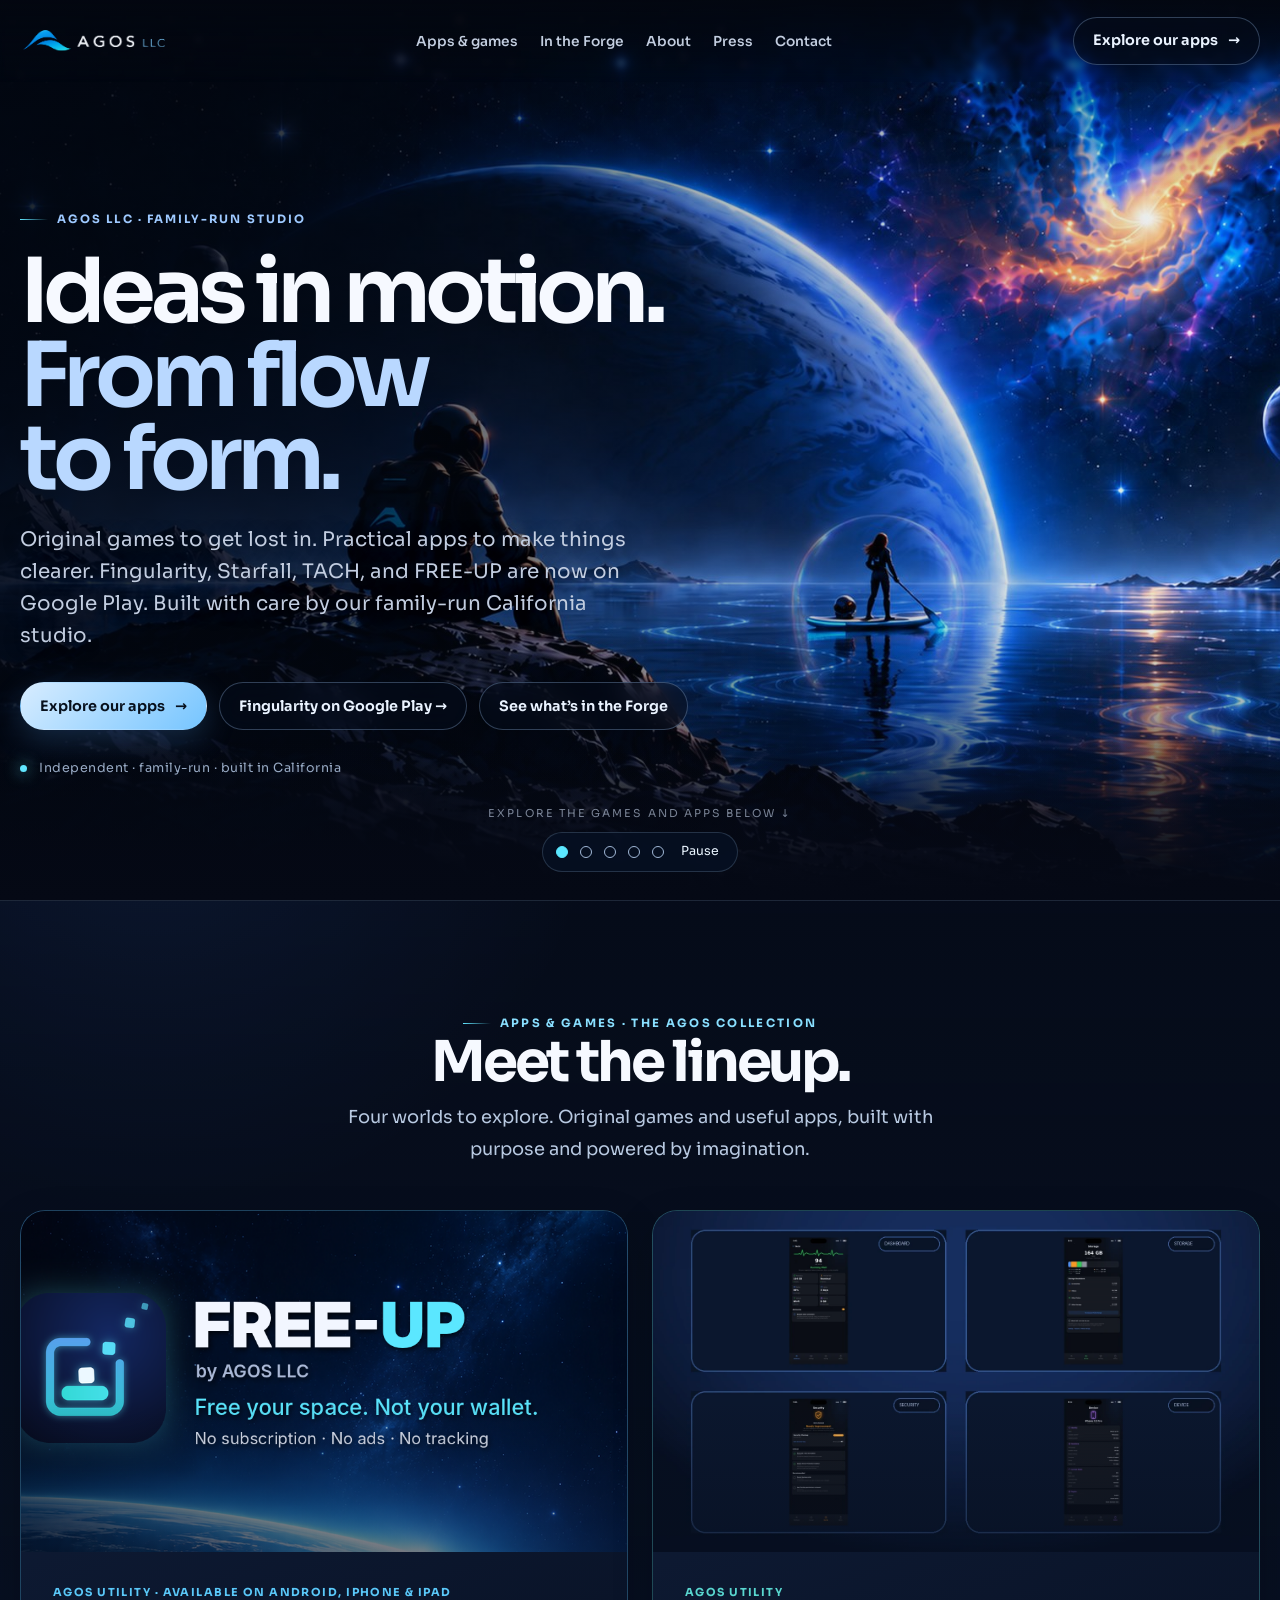
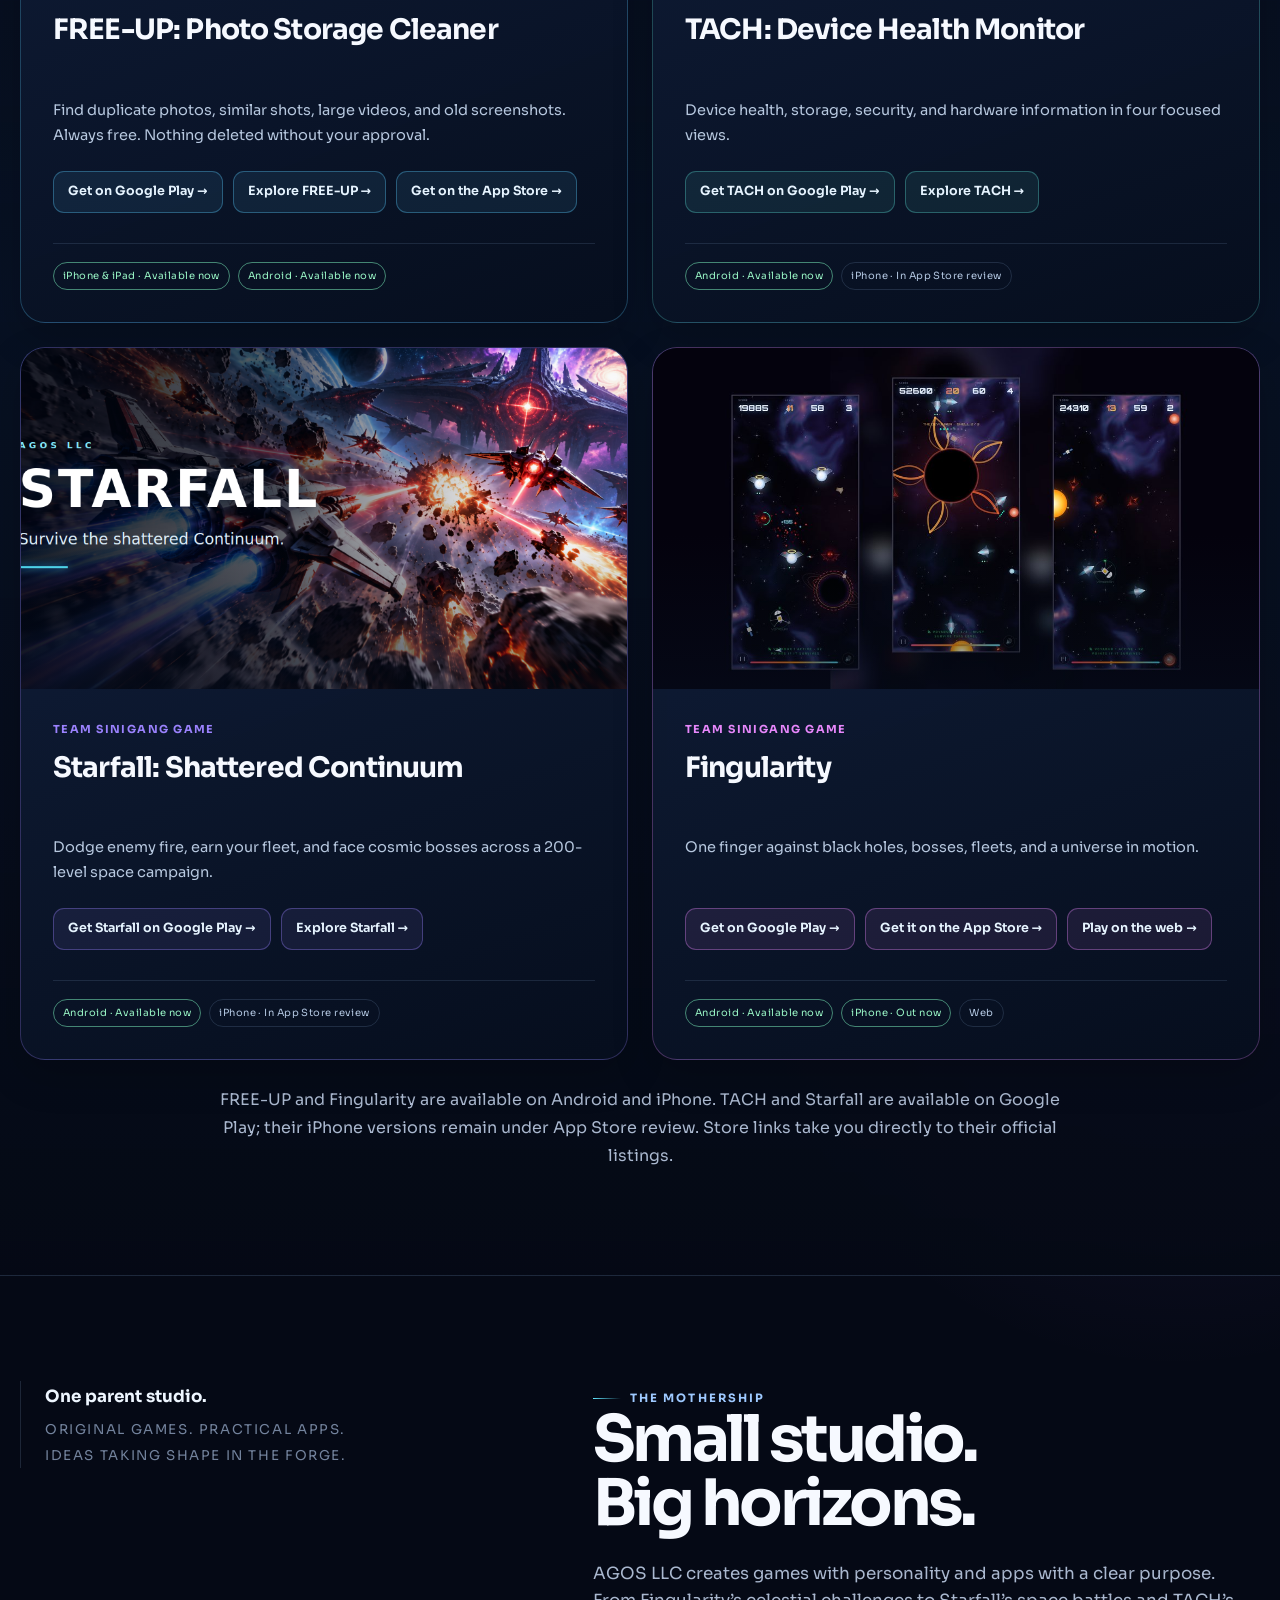
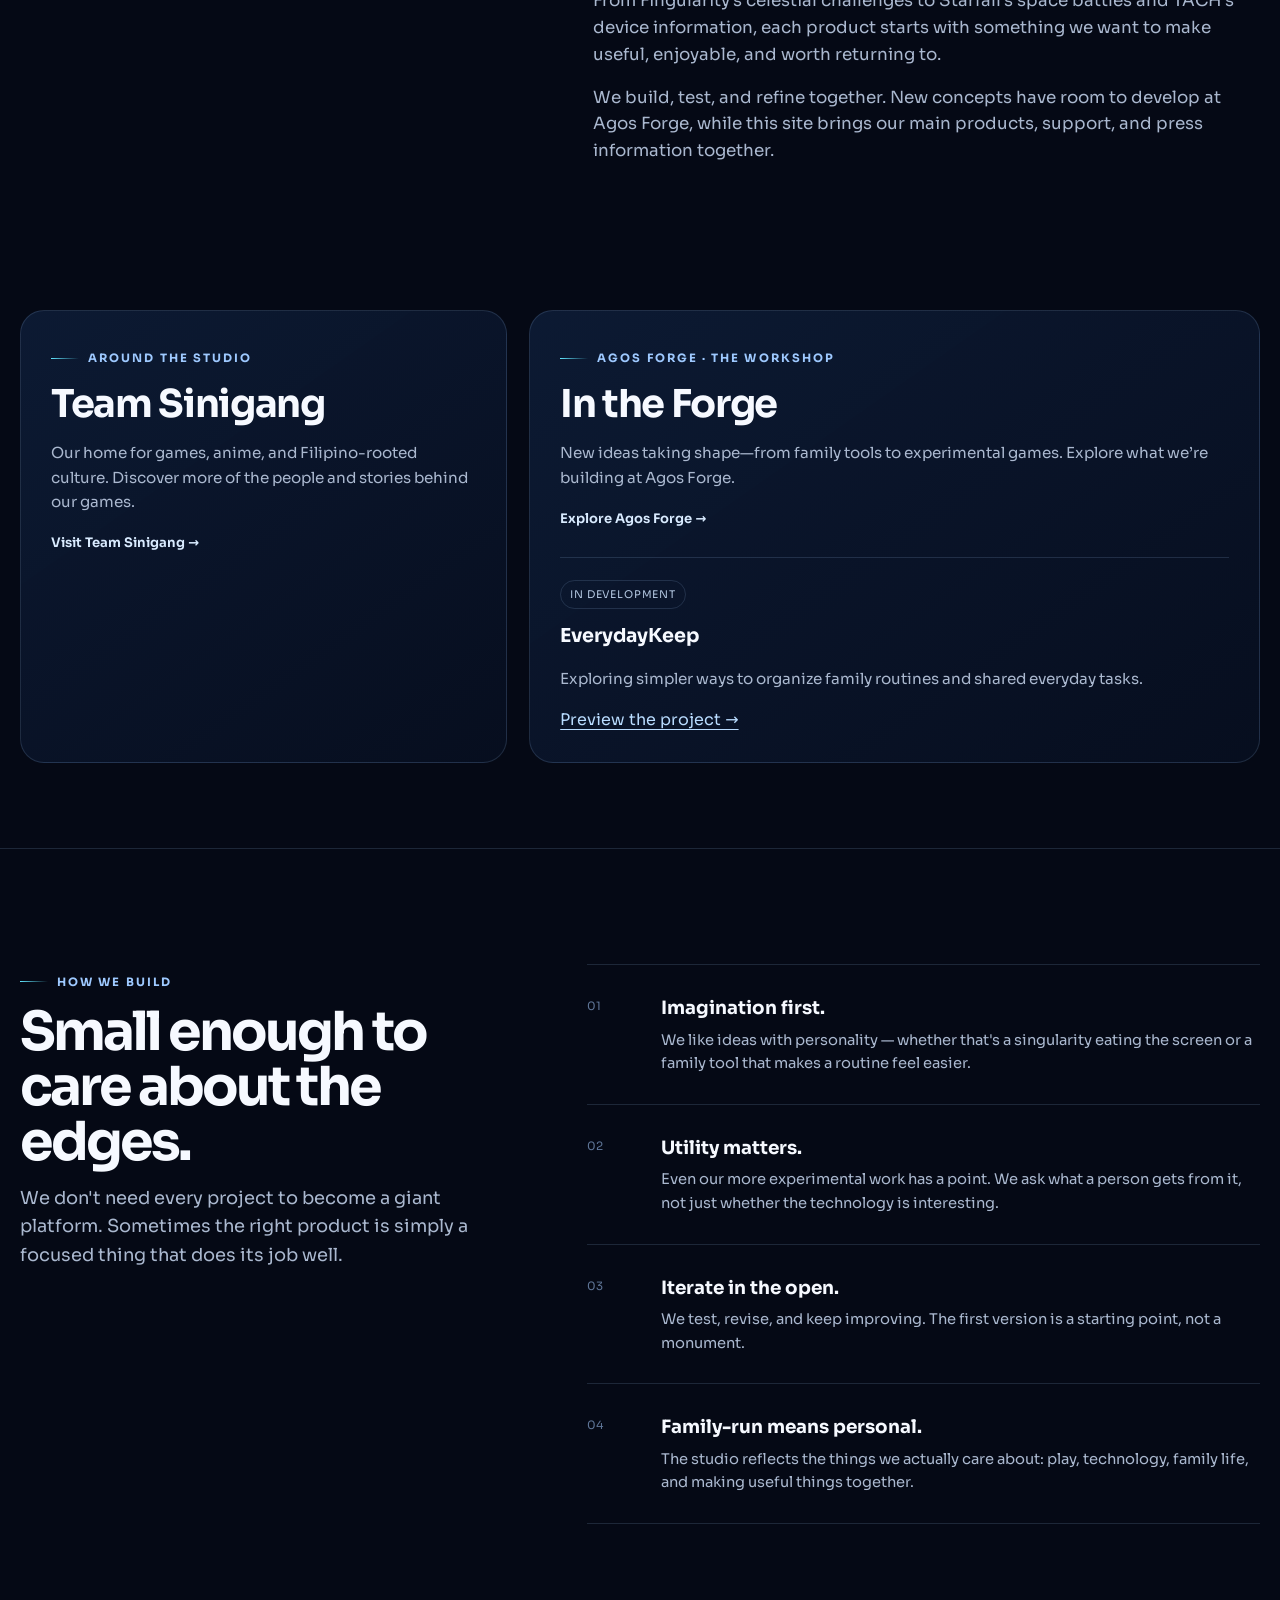
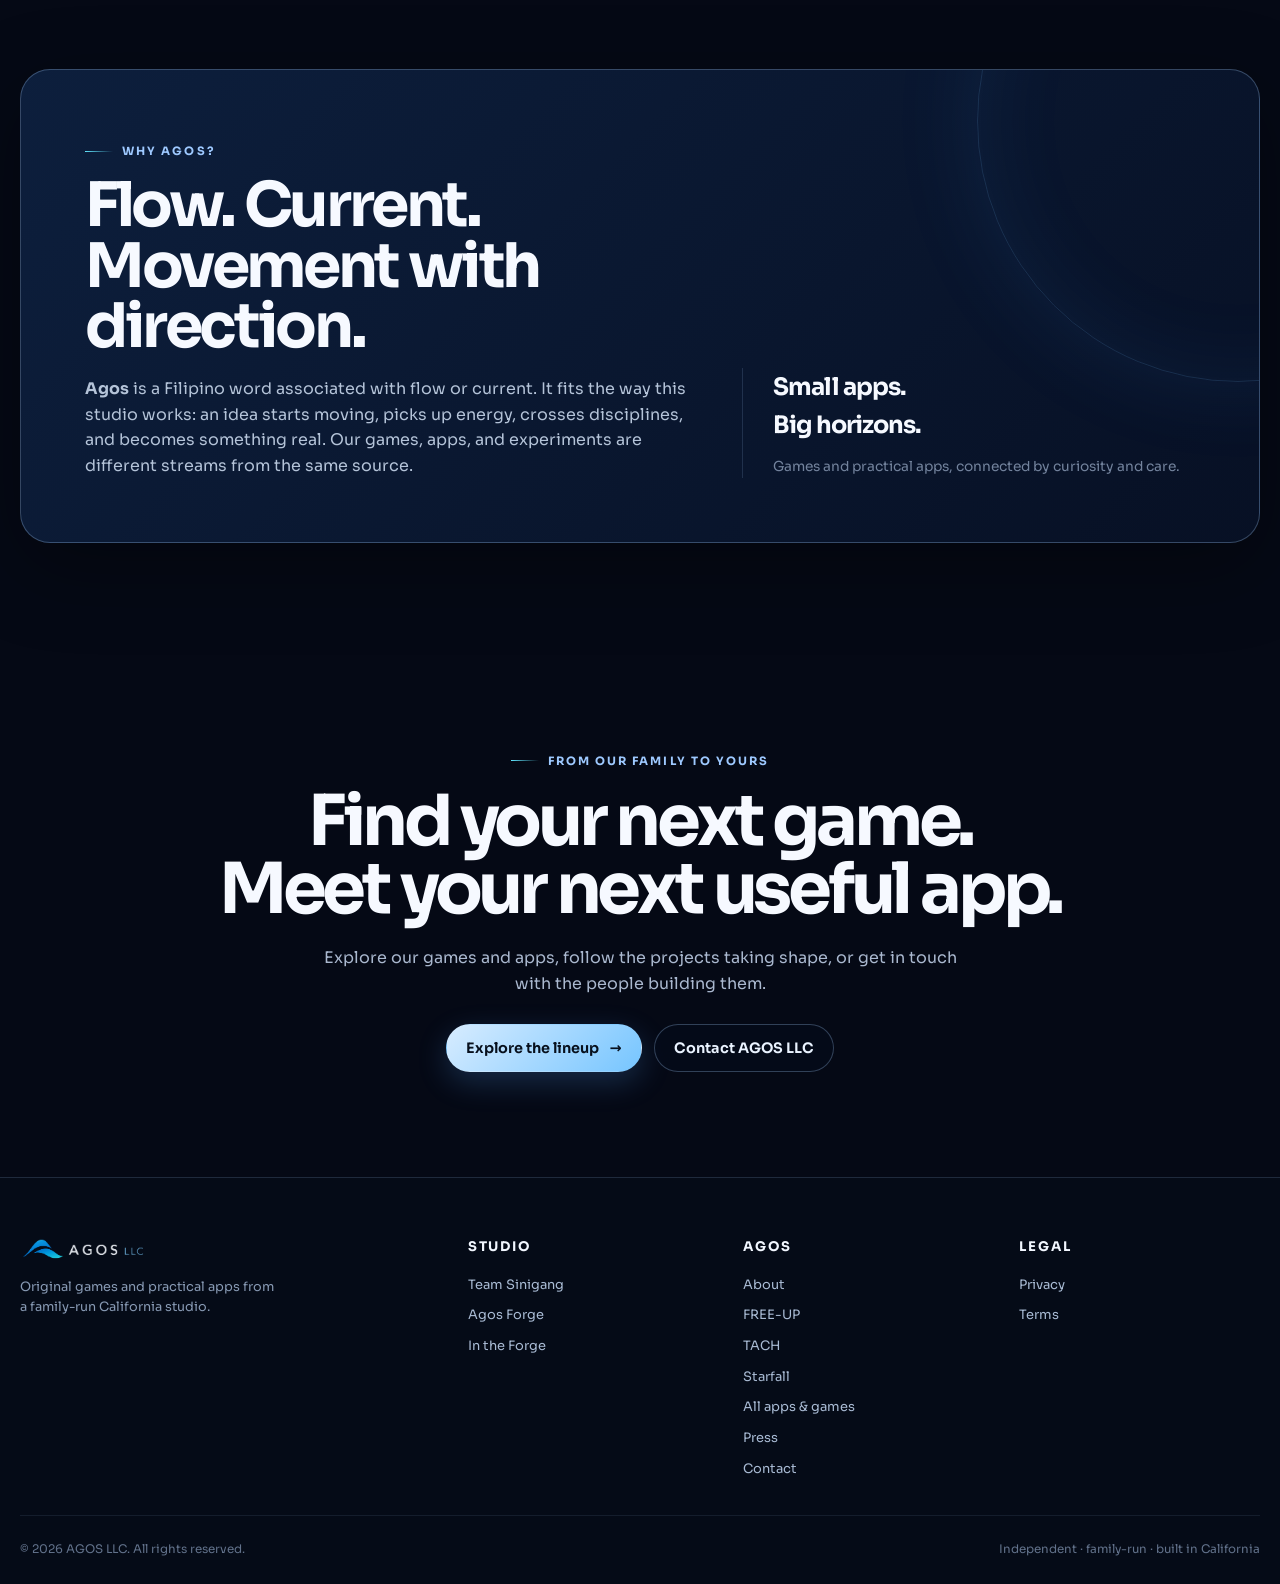
<file: index.html>
<!DOCTYPE html>

<html lang="en">
<head>
<meta charset="utf-8"/>
<meta content="width=device-width, initial-scale=1.0" name="viewport"/>
<title>AGOS LLC — Original Games &amp; Practical Apps</title>
<meta content="AGOS LLC is an independent, family-run California studio creating original games and practical apps, including Fingularity, Starfall, and TACH." name="description"/>
<meta content="#050915" name="theme-color"/>
<meta content="AGOS LLC — Ideas in motion" property="og:title"/>
<meta content="Original games and practical apps from an independent, family-run California studio." property="og:description"/>
<meta content="https://www.agosllc.com/assets/hero.jpg" property="og:image"/>
<meta content="website" property="og:type"/>
<link href="https://fonts.googleapis.com" rel="preconnect"/>
<link crossorigin="" href="https://fonts.gstatic.com" rel="preconnect"/>
<link href="https://fonts.googleapis.com/css2?family=Sora:wght@400;500;600;700&amp;display=swap" rel="stylesheet"/>
<style>
    :root {
      --bg:#050915;
      --bg2:#081225;
      --panel:rgba(12,25,48,.72);
      --panel-strong:#0c1730;
      --line:rgba(170,207,255,.15);
      --line-strong:rgba(170,207,255,.28);
      --text:#f6f9ff;
      --muted:#aab8cf;
      --soft:#73839d;
      --blue:#58a6ff;
      --cyan:#61e6ff;
      --purple:#ad85ff;
      --warm:#ffb168;
      --green:#75e5b4;
      --max:1240px;
      --radius:24px;
      --shadow:0 24px 80px rgba(0,0,0,.34);
    }

    *{box-sizing:border-box}
    html{scroll-behavior:smooth;background:var(--bg)}
    body{
      margin:0;
      font-family:"Sora",system-ui,-apple-system,BlinkMacSystemFont,"Segoe UI",sans-serif;
      color:var(--text);
      background:
        radial-gradient(circle at 12% 12%,rgba(64,131,255,.14),transparent 28rem),
        radial-gradient(circle at 92% 40%,rgba(161,89,255,.10),transparent 26rem),
        var(--bg);
      line-height:1.6;
      overflow-x:hidden;
    }
    a{color:inherit}
    img{max-width:100%;display:block}
    button,input{font:inherit}
    .wrap{width:min(var(--max),calc(100% - 40px));margin-inline:auto}
    .eyebrow{
      display:inline-flex;align-items:center;gap:9px;
      font-size:.72rem;font-weight:700;letter-spacing:.18em;text-transform:uppercase;color:#9ec9ff;
    }
    .eyebrow::before{content:"";width:28px;height:1px;background:linear-gradient(90deg,var(--cyan),transparent)}
    .section-title{margin:14px 0 14px;font-size:clamp(2rem,4.2vw,4rem);line-height:1.02;letter-spacing:-.055em;max-width:850px}
    .section-copy{margin:0;color:var(--muted);font-size:clamp(1rem,1.5vw,1.12rem);max-width:720px}
    .button{
      display:inline-flex;align-items:center;justify-content:center;gap:10px;
      min-height:48px;padding:0 19px;border-radius:999px;text-decoration:none;font-weight:650;font-size:.9rem;
      border:1px solid transparent;transition:transform .2s,border-color .2s,background .2s,color .2s;
    }
    .button:hover{transform:translateY(-2px)}
    .button.primary{background:linear-gradient(135deg,#d7ecff,#76c5ff);color:#07101d;box-shadow:0 10px 30px rgba(88,166,255,.22)}
    .button.ghost{border-color:var(--line-strong);background:rgba(6,14,30,.48);backdrop-filter:blur(12px);color:#eaf3ff}
    .button.ghost:hover{background:rgba(18,36,66,.72);border-color:rgba(172,211,255,.45)}

    /* Header */
    header{
      position:fixed;z-index:50;top:0;left:0;right:0;
      background:linear-gradient(180deg,rgba(3,7,16,.88),rgba(3,7,16,.45),transparent);
      backdrop-filter:blur(3px);
    }
    .nav{
      min-height:82px;display:flex;align-items:center;justify-content:space-between;gap:26px;
    }
    .brand{display:flex;align-items:center;text-decoration:none;min-width:155px}
    .brand img{width:148px;height:auto;opacity:.95}
    .links{display:flex;align-items:center;gap:28px;list-style:none;margin:0;padding:0}
    .links a{text-decoration:none;color:#c3cee0;font-size:.86rem;font-weight:550;transition:color .18s}
    .links a:hover{color:white}
    .nav-right{display:flex;align-items:center;gap:12px}
    .menu{display:none;background:rgba(7,15,30,.7);color:#fff;border:1px solid var(--line-strong);border-radius:999px;padding:9px 14px}

    /* Hero */
    .hero{position:relative;min-height:820px;height:100svh;max-height:980px;display:flex;align-items:center;isolation:isolate;overflow:hidden}
    .hero-bg{position:absolute;inset:0;z-index:-3;background:url('/assets/hero.jpg') center center / cover no-repeat;transform:scale(1.015)}
    .hero::before{
      content:"";position:absolute;inset:0;z-index:-2;
      background:
        linear-gradient(90deg,rgba(2,7,17,.88) 0%,rgba(2,7,17,.72) 28%,rgba(2,7,17,.22) 60%,rgba(2,7,17,.02) 100%),
        linear-gradient(180deg,rgba(2,7,17,.45) 0%,transparent 22%,transparent 70%,#050915 100%);
    }
    .hero::after{content:"";position:absolute;inset:auto 0 0;height:160px;z-index:-1;background:linear-gradient(180deg,transparent,var(--bg))}
    .hero-content{padding-top:80px;width:min(690px,62vw)}
    .hero h1{font-size:clamp(3.2rem,7vw,6.7rem);line-height:.93;letter-spacing:-.065em;margin:22px 0 24px;font-weight:650;text-wrap:balance}
    .hero h1 span{display:block;color:#b9d8ff}
    .hero p{font-size:clamp(1.05rem,1.6vw,1.25rem);color:#c2cde0;max-width:610px;margin:0 0 30px;text-shadow:0 2px 20px rgba(0,0,0,.4)}
    .hero-actions{display:flex;gap:12px;flex-wrap:wrap}
    .hero-note{margin-top:28px;display:flex;align-items:center;gap:12px;color:#97a9c3;font-size:.79rem;letter-spacing:.04em}
    .hero-note::before{content:"";width:7px;height:7px;border-radius:50%;background:var(--cyan);box-shadow:0 0 16px var(--cyan)}
    .scroll-note{position:absolute;bottom:42px;left:50%;transform:translateX(-50%);font-size:.68rem;letter-spacing:.19em;text-transform:uppercase;color:rgba(217,231,255,.55)}

    /* Company intro */
    .intro{padding:105px 0 75px;position:relative}
    .intro-grid{display:grid;grid-template-columns:.85fr 1.15fr;gap:80px;align-items:start}
    .intro-stat{border-left:1px solid var(--line);padding-left:24px;color:var(--soft);font-size:.84rem;text-transform:uppercase;letter-spacing:.12em;line-height:1.9}
    .intro-stat strong{display:block;color:#eef6ff;font-size:1.05rem;letter-spacing:0;text-transform:none;margin-bottom:4px}
    .intro h2{font-size:clamp(2.4rem,5vw,4.9rem);line-height:1.01;letter-spacing:-.055em;margin:0 0 24px}
    .intro p{color:var(--muted);font-size:1.05rem;max-width:760px;margin:0}
    .intro p+p{margin-top:16px}

    /* Universe */
    .universe{padding:90px 0 110px;position:relative}
    .universe::before{
      content:"";position:absolute;left:50%;top:40px;width:min(1000px,90vw);height:520px;transform:translateX(-50%);border:1px solid rgba(101,159,240,.08);border-radius:50%;filter:blur(.2px);pointer-events:none;
    }
    .universe-head{display:flex;justify-content:space-between;gap:40px;align-items:end;margin-bottom:42px}
    .universe-head .section-copy{max-width:530px}
    .brand-grid{display:grid;grid-template-columns:repeat(4,1fr);gap:18px}
    .brand-card{
      position:relative;overflow:hidden;min-height:420px;padding:30px;border:1px solid var(--line);border-radius:var(--radius);
      background:linear-gradient(160deg,rgba(17,35,67,.82),rgba(8,17,35,.74));text-decoration:none;box-shadow:var(--shadow);
      transition:transform .28s ease,border-color .28s ease;
    }
    .brand-card:hover{transform:translateY(-7px);border-color:var(--accent)}
    .brand-card::before{content:"";position:absolute;width:250px;height:250px;border-radius:50%;right:-85px;top:-90px;background:radial-gradient(circle,var(--glow),transparent 70%);opacity:.55}
    .brand-card::after{content:"";position:absolute;inset:0;background:linear-gradient(180deg,transparent 48%,rgba(1,6,16,.48));pointer-events:none}
    .brand-card > *{position:relative;z-index:1}
    .brand-card .orb{width:58px;height:58px;border-radius:50%;display:grid;place-items:center;margin-bottom:88px;border:1px solid color-mix(in srgb,var(--accent) 55%,transparent);background:color-mix(in srgb,var(--accent) 11%,transparent);box-shadow:inset 0 0 24px color-mix(in srgb,var(--accent) 12%,transparent),0 0 34px color-mix(in srgb,var(--accent) 9%,transparent)}
    .brand-card .orb svg{width:28px;height:28px;stroke:var(--accent)}
    .brand-card .mini{font-size:.67rem;font-weight:700;letter-spacing:.16em;text-transform:uppercase;color:var(--accent)}
    .brand-card h3{font-size:1.65rem;letter-spacing:-.035em;margin:9px 0 10px}
    .brand-card p{color:#aebcd1;margin:0 0 24px;font-size:.94rem}
    .brand-card .arrow{position:absolute;left:30px;bottom:28px;font-weight:700;font-size:.85rem;color:#e8f3ff}
    .brand-card.sinigang{--accent:#ffb46c;--glow:rgba(255,139,55,.38)}
    .brand-card.forge{--accent:#7ab7ff;--glow:rgba(64,145,255,.42)}
    .brand-card.keep{--accent:#7ce5b6;--glow:rgba(78,214,155,.34)}

    /* Products */
    .products{padding:105px 0;background:linear-gradient(180deg,rgba(7,17,35,.3),rgba(8,19,39,.78),rgba(5,9,21,.95));border-block:1px solid var(--line)}
    .products-head{display:grid;grid-template-columns:1.1fr .9fr;gap:55px;align-items:end;margin-bottom:42px}
    .product-grid{display:grid;grid-template-columns:repeat(3,1fr);gap:18px}
    .product-card{border:1px solid var(--line);border-radius:22px;overflow:hidden;background:#091429;transition:transform .25s,border-color .25s}
    .product-card:hover{transform:translateY(-5px);border-color:var(--line-strong)}
    .product-image{aspect-ratio:16/10;overflow:hidden;background:#0c1730}
    .product-image img{width:100%;height:100%;object-fit:cover;transition:transform .5s ease}
    .product-card:hover .product-image img{transform:scale(1.035)}
    .product-body{padding:24px}
    .product-brand{font-size:.65rem;text-transform:uppercase;letter-spacing:.14em;color:#7fa8d8;font-weight:700}
    .product-body h3{font-size:1.4rem;letter-spacing:-.03em;margin:8px 0}
    .product-body p{color:var(--muted);font-size:.91rem;margin:0 0 20px;min-height:68px}
    .product-link{display:inline-flex;gap:8px;align-items:center;color:#d9ebff;text-decoration:none;font-size:.82rem;font-weight:650}
    .product-meta{display:flex;gap:8px;flex-wrap:wrap;margin-top:20px}
    .chip{padding:6px 9px;border:1px solid var(--line);border-radius:999px;color:#8395b1;font-size:.66rem;text-transform:uppercase;letter-spacing:.08em}

    /* TACH preview */
    .tach-preview{padding:105px 0 115px;background:radial-gradient(circle at 50% 18%,rgba(40,127,255,.13),transparent 40%),#050b18;border-bottom:1px solid var(--line)}
    .tach-preview-shell{border:1px solid var(--line-strong);border-radius:32px;padding:clamp(28px,4vw,44px);background:linear-gradient(180deg,rgba(10,18,34,.92),rgba(6,12,24,.98));box-shadow:var(--shadow)}
    .tach-preview-head{display:grid;grid-template-columns:1fr;gap:14px;align-items:start;margin-bottom:36px;max-width:860px}
    .tach-preview-copy{color:var(--muted);max-width:760px;margin:0;font-size:.98rem;line-height:1.72}
    .tach-shot-grid{display:grid;grid-template-columns:repeat(2,minmax(0,1fr));gap:24px;align-items:stretch}
    .tach-shot{display:flex;flex-direction:column;border:1px solid rgba(145,188,245,.14);border-radius:28px;background:linear-gradient(180deg,rgba(11,20,38,.96),rgba(6,12,24,.98));padding:18px;box-shadow:0 24px 64px rgba(0,0,0,.24)}
    .tach-shot-media{padding:12px;border:1px solid rgba(145,188,245,.12);border-radius:22px;background:radial-gradient(circle at 50% 0%,rgba(45,127,255,.10),transparent 55%),#08111f}
    .tach-shot img{display:block;width:100%;height:auto;border-radius:16px;background:#050b18}
    .tach-shot figcaption{padding:18px 6px 6px}
    .tach-label{display:inline-flex;align-items:center;padding:7px 10px;border:1px solid rgba(145,188,245,.18);border-radius:999px;color:#8fb3df;font-size:.66rem;text-transform:uppercase;letter-spacing:.12em;font-weight:700;margin-bottom:12px}
    .tach-shot figcaption h3{margin:0 0 8px;font-size:1.08rem;letter-spacing:-.02em}
    .tach-shot figcaption p{margin:0;color:var(--muted);font-size:.92rem;line-height:1.62}

    /* Build */
    .build{padding:115px 0}
    .build-grid{display:grid;grid-template-columns:.85fr 1.15fr;gap:70px;align-items:start}
    .principles{display:grid;gap:0;border-top:1px solid var(--line)}
    .principle{display:grid;grid-template-columns:56px 1fr;gap:18px;padding:28px 0;border-bottom:1px solid var(--line)}
    .num{font-size:.72rem;color:#5f7698;padding-top:4px}
    .principle h3{margin:0 0 6px;font-size:1.15rem}
    .principle p{margin:0;color:var(--muted);font-size:.92rem}

    /* AGOS meaning */
    .meaning{padding:30px 0 110px}
    .meaning-card{
      position:relative;overflow:hidden;display:grid;grid-template-columns:1.15fr .85fr;gap:45px;padding:clamp(32px,5vw,64px);border-radius:30px;border:1px solid var(--line-strong);background:linear-gradient(135deg,rgba(14,34,65,.9),rgba(8,18,38,.9));box-shadow:var(--shadow)
    }
    .meaning-card::before{content:"";position:absolute;width:520px;height:520px;border-radius:50%;right:-240px;top:-210px;border:1px solid rgba(105,185,255,.17);box-shadow:0 0 90px rgba(65,143,255,.10),inset 0 0 90px rgba(80,155,255,.08)}
    .meaning-card h2{font-size:clamp(2.2rem,4.8vw,4.5rem);letter-spacing:-.055em;line-height:.98;margin:15px 0 20px}
    .meaning-card p{color:#b4c3d8;max-width:700px;margin:0}
    .meaning-aside{align-self:end;padding-left:30px;border-left:1px solid var(--line);position:relative}
    .meaning-aside strong{display:block;font-size:1.5rem;letter-spacing:-.04em;margin-bottom:8px}
    .meaning-aside span{color:var(--soft);font-size:.86rem}

    /* Closing */
    .closing{padding:90px 0 105px;text-align:center}
    .closing .eyebrow{justify-content:center}
    .closing h2{font-size:clamp(2.4rem,5.5vw,5.3rem);letter-spacing:-.06em;line-height:.96;margin:18px auto 22px;max-width:900px}
    .closing p{color:var(--muted);max-width:650px;margin:0 auto 28px}
    .closing-actions{display:flex;justify-content:center;gap:12px;flex-wrap:wrap}

    footer{border-top:1px solid var(--line);padding:42px 0 36px;color:#8291a9;background:#040812}
    .footer-grid{display:grid;grid-template-columns:1.2fr repeat(3,.7fr);gap:35px}
    .footer-brand img{width:126px;opacity:.88;margin-bottom:14px;height:auto;max-width:100%;}
    .footer-brand p{font-size:.8rem;color:#697b96;max-width:260px;margin:0}
    footer h4{font-size:.67rem;letter-spacing:.14em;text-transform:uppercase;color:#8297b7;margin:0 0 13px}
    footer ul{list-style:none;margin:0;padding:0;display:grid;gap:8px}
    footer a{text-decoration:none;color:#9aa9bf;font-size:.82rem}
    footer a:hover{color:white}
    .legal{border-top:1px solid rgba(170,207,255,.09);margin-top:35px;padding-top:24px;display:flex;justify-content:space-between;gap:20px;flex-wrap:wrap;color:#62728b;font-size:.74rem}

    .reveal{opacity:0;transform:translateY(18px);transition:opacity .75s ease,transform .75s ease}
    .reveal.show{opacity:1;transform:none}

    @media(max-width:980px){
      .hero{min-height:760px;height:90svh}
      .hero-content{width:min(680px,80vw)}
      .hero::before{background:linear-gradient(90deg,rgba(2,7,17,.88) 0%,rgba(2,7,17,.64) 55%,rgba(2,7,17,.15) 100%),linear-gradient(180deg,rgba(2,7,17,.4),transparent 45%,#050915)}
      .intro-grid,.build-grid,.meaning-card,.products-head{grid-template-columns:1fr;gap:32px}
      .brand-grid,.product-grid{grid-template-columns:1fr}
      .brand-card{min-height:330px}
      .brand-card .orb{margin-bottom:65px}
      .product-body p{min-height:auto}
      .universe-head{display:block}.universe-head .section-copy{margin-top:18px}

      .tach-preview-shell{padding:24px}
      .tach-preview-head{gap:16px;margin-bottom:26px}
      .tach-shot-grid{grid-template-columns:1fr}
      .footer-grid{grid-template-columns:1fr 1fr}
      .meaning-aside{padding-left:0;padding-top:24px;border-left:0;border-top:1px solid var(--line)}
    }
    @media(max-width:760px){
      .wrap{width:min(var(--max),calc(100% - 28px))}
      .links,.nav-right .button{display:none}
      .menu{display:block}
      .nav.open .links{display:flex;position:absolute;left:14px;right:14px;top:72px;flex-direction:column;align-items:stretch;gap:4px;padding:13px;border:1px solid var(--line-strong);border-radius:18px;background:rgba(5,12,25,.96);box-shadow:0 18px 60px rgba(0,0,0,.4)}
      .nav.open .links a{display:block;padding:11px 12px}
      .brand img{width:132px}
      .hero{height:88svh;min-height:700px;align-items:flex-end;padding-bottom:100px}
      .hero-bg{background-position:58% center}
      .hero::before{background:linear-gradient(180deg,rgba(2,7,17,.28) 0%,rgba(2,7,17,.24) 24%,rgba(2,7,17,.70) 56%,#050915 100%)}
      .hero-content{width:100%;padding-top:120px}
      .hero h1{font-size:clamp(2.85rem,14vw,5rem);max-width:640px}
      .hero p{font-size:1rem;max-width:520px}
      .scroll-note{display:none}
      .intro{padding-top:80px}
      .universe,.products,.build{padding-block:80px}
      .footer-grid{grid-template-columns:1fr 1fr}
    }
    @media(max-width:520px){
      .footer-grid{grid-template-columns:1fr}
      .hero-actions .button{width:100%}
      .brand-card{padding:24px}
      .brand-card .arrow{left:24px}
      .principle{grid-template-columns:38px 1fr}
    }
    @media(prefers-reduced-motion:reduce){
      html{scroll-behavior:auto}.reveal{opacity:1;transform:none;transition:none}.button,.brand-card,.product-card,.product-image img{transition:none}
    }
  @media(min-width:761px) and (max-width:980px){.links{gap:18px}.nav-right .button{display:none}}

/* AGOS five-slide homepage carousel: original remains first. */
.hero .agos-product-slide{position:absolute;inset:0;z-index:1;display:flex;align-items:center;opacity:0;visibility:hidden;pointer-events:none;transition:opacity .9s ease,visibility .9s;background-size:cover;background-position:center}
.hero[data-slide="1"] .freeup-hero-slide{opacity:1;visibility:visible;pointer-events:auto}
.hero[data-slide="2"] .agos-product-slide[data-product="tach"],.hero[data-slide="3"] .agos-product-slide[data-product="starfall"],.hero[data-slide="4"] .agos-product-slide[data-product="fingularity"]{opacity:1;visibility:visible;pointer-events:auto}
.hero:not([data-slide="0"])>.wrap,.hero:not([data-slide="0"])>.scroll-note{opacity:0;pointer-events:none}
.hero[data-slide="0"] .freeup-hero-slide{opacity:0;visibility:hidden;pointer-events:none}
.agos-product-slide .agos-slide-panel{width:min(720px,100%);padding:clamp(24px,4vw,48px);border-radius:28px;border:1px solid rgba(151,193,242,.42);background:linear-gradient(135deg,rgba(5,14,32,.91),rgba(11,29,58,.82));box-shadow:0 22px 75px #0008;backdrop-filter:blur(12px)}
.agos-product-slide .agos-slide-panel h2{font-size:clamp(2.5rem,5.4vw,5.3rem);line-height:1.05;letter-spacing:-.045em;margin:14px 0;color:#f5f9ff}
.agos-product-slide .agos-slide-panel p{color:#d6e5f8;font-size:clamp(1rem,1.5vw,1.17rem);max-width:610px}
.agos-slide-status{display:flex;flex-wrap:wrap;gap:9px;margin:22px 0}
.agos-slide-status span{border:1px solid #a9b9d65e;border-radius:30px;padding:7px 12px;color:#b8c6de;background:#08162cc9;font-size:.76rem}
.agos-slide-status .released{border-color:rgba(117,229,180,.55);color:#98f5c5}
.agos-product-slide[data-product="tach"]{background-image:linear-gradient(90deg,rgba(3,10,25,.95),rgba(3,10,25,.63)),url('/assets/tach-ui.webp')}
.agos-product-slide[data-product="starfall"]{background-image:linear-gradient(90deg,rgba(3,10,25,.93),rgba(3,10,25,.60)),url('/assets/launch/starfall-feature.png')}
.agos-product-slide[data-product="fingularity"]{background-image:linear-gradient(90deg,rgba(3,10,25,.92),rgba(3,10,25,.58)),url('/assets/fingularity.jpg')}
.agos-hero-controls{max-width:calc(100% - 30px)}
@media(max-width:720px){.agos-product-slide .agos-slide-panel{padding:25px 20px;margin:80px 0 86px}.agos-product-slide{overflow-y:auto}.agos-product-slide .agos-slide-panel h2{font-size:2.35rem}}
@media(prefers-reduced-motion:reduce){.hero .agos-product-slide{transition:none}}
</style>
<link href="https://www.agosllc.com/" rel="canonical"/>
<link href="/assets/favicon.png" rel="icon" type="image/png"/>
<link as="image" fetchpriority="high" href="/assets/hero.jpg" rel="preload"/>
<meta content="https://www.agosllc.com/" property="og:url"/>
<meta content="AGOS LLC" property="og:site_name"/>
<meta content="1920" property="og:image:width"/>
<meta content="1081" property="og:image:height"/>
<meta content="AGOS LLC — ideas in motion" property="og:image:alt"/>
<meta content="en_US" property="og:locale"/>
<meta content="summary_large_image" name="twitter:card"/>
<meta content="AGOS LLC — Ideas in motion" name="twitter:title"/>
<meta content="Original games and practical apps from an independent, family-run California studio." name="twitter:description"/>
<meta content="https://www.agosllc.com/assets/hero.jpg" name="twitter:image"/>
<script type="application/ld+json">{
  "@context": "https://schema.org",
  "@graph": [
    {
      "@type": "Organization",
      "@id": "https://www.agosllc.com/#organization",
      "name": "AGOS LLC",
      "legalName": "Agos LLC",
      "url": "https://www.agosllc.com/",
      "logo": "https://www.agosllc.com/assets/agos-logo-clear-20261017.png",
      "image": "https://www.agosllc.com/assets/hero.jpg",
      "description": "AGOS LLC is an independent, family-run California studio creating original games and practical apps, including Fingularity, Starfall, and TACH.",
      "foundingDate": "2026-09-15",
      "address": {
        "@type": "PostalAddress",
        "addressRegion": "CA",
        "addressCountry": "US"
      },
      "brand": [
        {
          "@type": "Brand",
          "name": "Team Sinigang",
          "url": "https://www.teamsinigang.com/"
        },
        {
          "@type": "Brand",
          "name": "Agos Forge",
          "url": "https://www.agosforge.com/"
        }
      ],
      "sameAs": [
        "https://www.teamsinigang.com/",
        "https://www.agosforge.com/"
      ]
    },
    {
      "@type": "WebSite",
      "@id": "https://www.agosllc.com/#website",
      "url": "https://www.agosllc.com/",
      "name": "AGOS LLC",
      "publisher": {
        "@id": "https://www.agosllc.com/#organization"
      },
      "inLanguage": "en-US"
    },
    {
      "@type": "MobileApplication",
      "@id": "https://www.agosllc.com/#fingularity",
      "name": "Fingularity",
      "operatingSystem": "iOS",
      "applicationCategory": "GameApplication",
      "url": "https://apps.apple.com/us/app/fingularity/id6817209627",
      "image": "https://www.agosllc.com/assets/fingularity.jpg",
      "description": "A touch-driven celestial game: one finger against black holes, bosses, fleets, and the dark.",
      "offers": {
        "@type": "Offer",
        "price": "0",
        "priceCurrency": "USD"
      },
      "publisher": {
        "@id": "https://www.agosllc.com/#organization"
      }
    }
  ]
}</script>
<link href="/assets/analytics/consent-v1.css" rel="stylesheet"/>
<script defer="" src="/assets/analytics/consent-v1.js"></script>
<link href="/assets/refresh/contact-header-v2.css" rel="stylesheet"/>
<link href="/assets/launch/studio-20261018.css" rel="stylesheet"/>
<link href="/assets/consistency/footer-v1.css?v=20261022" rel="stylesheet"/>
<style id="freeup-site-additions">
/* HERO: original slide (including /assets/hero.jpg) remains untouched and is always slide 1. */
.hero .freeup-hero-slide{position:absolute;inset:0;z-index:1;display:flex;align-items:center;background:linear-gradient(90deg,rgba(3,9,24,.88),rgba(3,9,24,.42)),url('/assets/free-up/space-background.jpg') center 57%/cover no-repeat;opacity:0;visibility:hidden;transition:opacity .9s ease,visibility .9s;pointer-events:none}
.hero.freeup-active .freeup-hero-slide{opacity:1;visibility:visible;pointer-events:auto}
.hero.freeup-active>.wrap,.hero.freeup-active>.scroll-note{opacity:0;pointer-events:none}
.hero>.wrap,.hero>.scroll-note{transition:opacity .6s ease}
.freeup-hero-inner{display:flex;align-items:center;gap:34px;max-width:1000px;margin:auto}
.freeup-hero-icon{width:clamp(110px,14vw,210px);border-radius:26%;box-shadow:0 0 50px #16cce641;align-self:flex-start}
.freeup-hero-inner h2{font-size:clamp(3.4rem,8vw,7rem);line-height:1;margin:15px 0 8px;letter-spacing:-.065em;color:#f2f6ff}
.freeup-hero-inner h2 em{font-style:normal;color:#5be7ff}
.freeup-subtitle{font-size:clamp(1.2rem,2.5vw,2rem);font-weight:700;color:#5be7ff}
.freeup-hero-inner p{max-width:650px;color:#d4deed;font-size:1.04rem}
.freeup-hero-tags{display:flex;gap:8px;flex-wrap:wrap;margin:20px 0}
.freeup-hero-tags span{border:1px solid #4583b368;border-radius:50px;padding:7px 12px;background:#07162eac;color:#e9f5ff;font-size:.8rem}
.agos-hero-controls{position:absolute;bottom:28px;left:50%;transform:translateX(-50%);z-index:8;display:flex;align-items:center;gap:12px;padding:8px 13px;border:1px solid #7896b344;border-radius:50px;background:#061022dd}
.agos-hero-dot{width:12px;height:12px;border:1px solid #a1b8d7;border-radius:50%;background:transparent;cursor:pointer;padding:0}
.agos-hero-dot.active{background:#5be7ff;border-color:#5be7ff}
.agos-hero-pause{background:none;border:0;color:#eaf5ff;font:inherit;cursor:pointer;font-size:.78rem;padding:1px 5px}
.hero .scroll-note{bottom:78px}
@media(max-width:720px){.freeup-hero-inner{display:block;padding:85px 0 80px}.freeup-hero-icon{width:75px}.freeup-hero-inner h2{font-size:3.6rem}.hero .freeup-hero-slide{overflow-y:auto}.freeup-hero-inner p{font-size:.95rem}}
@media(prefers-reduced-motion:reduce){.hero .freeup-hero-slide,.hero>.wrap,.hero>.scroll-note{transition:none}}
<style id="agos-lineup-refresh">
/* AGOS lineup refresh — balanced two-by-two cinematic storefront */
.products{position:relative;isolation:isolate;padding:110px 0 112px;background:radial-gradient(ellipse at 15% 25%,rgba(37,101,189,.15),transparent 55%),radial-gradient(ellipse at 85% 75%,rgba(95,57,180,.12),transparent 55%),#060d1c}
.products-head{display:flex;flex-direction:column;align-items:center;text-align:center;gap:12px;max-width:810px;margin:0 auto 45px}
.products-head .eyebrow{color:#89dfff;letter-spacing:.2em}
.products-head .section-title{margin:0;font-size:clamp(2.25rem,4.4vw,3.65rem)}
.products-head .section-copy{max-width:640px;margin:0;color:#b8c9e1;line-height:1.75}
.products .product-grid{display:grid;grid-template-columns:repeat(2,minmax(0,1fr));gap:24px;align-items:stretch}
.products .product-card{--accent:90,200,249;position:relative;display:flex;flex-direction:column;min-width:0;overflow:hidden;border:1px solid rgba(var(--accent),.27);border-radius:25px;background:linear-gradient(160deg,rgba(18,33,62,.96),rgba(6,14,30,.98));box-shadow:0 15px 40px rgba(0,0,0,.18);transition:transform .26s ease,border-color .26s ease,box-shadow .26s ease}
.products .product-card:nth-child(2){--accent:89,214,207}
.products .product-card:nth-child(3){--accent:155,130,254}
.products .product-card:nth-child(4){--accent:231,135,251}
.products .product-card:hover{transform:translateY(-6px);border-color:rgba(var(--accent),.65);box-shadow:0 22px 60px rgba(0,0,0,.35),0 0 34px rgba(var(--accent),.14)}
.products .product-image{position:relative;aspect-ratio:16/9;flex-shrink:0;background:#0a1730}
.products .product-image:after{content:"";position:absolute;inset:55% 0 0;background:linear-gradient(0deg,rgba(6,14,30,.5),transparent);pointer-events:none}
.products .product-image img{width:100%;height:100%;object-fit:cover}
.products .product-body{display:flex;flex:1;flex-direction:column;padding:clamp(22px,3vw,32px)}
.products .product-brand{color:rgb(var(--accent));font-size:.69rem;letter-spacing:.13em;line-height:1.6}
.products .product-body h3{font-size:clamp(1.35rem,2.2vw,1.85rem);line-height:1.3;margin:11px 0 12px;min-height:2.6em}
.products .product-body p{min-height:0;line-height:1.75;color:#b6c7de;margin:0 0 22px}
.products .product-links{display:flex;flex-wrap:wrap;gap:10px;margin-top:auto}
.products .product-links .product-link{display:inline-flex;justify-content:center;align-items:center;padding:10px 14px;min-height:42px;border:1px solid rgba(var(--accent),.35);border-radius:11px;background:rgba(var(--accent),.09);font-size:.79rem;line-height:1.35;transition:background .2s,border-color .2s;color:#e6f4ff}
.products .product-links .product-link:hover{background:rgba(var(--accent),.2);border-color:rgba(var(--accent),.8)}
.products .product-meta{margin-top:22px;padding-top:18px;border-top:1px solid rgba(164,200,242,.13);display:flex;gap:8px;flex-wrap:wrap}
.products .product-meta .chip{font-size:.62rem;line-height:1.45;letter-spacing:.045em;text-transform:none}
.products .fine-print{max-width:850px;margin:26px auto 0!important;text-align:center;line-height:1.75}
@media(max-width:760px){.products{padding:76px 0 84px}.products-head{margin-bottom:29px}.products .product-grid{grid-template-columns:1fr;gap:18px}.products .product-body h3{min-height:0}.products .product-body{padding:23px}}
@media(prefers-reduced-motion:reduce){.products .product-card,.products .product-links .product-link{transition:none}.products .product-card:hover{transform:none}}
</style></head>
<body>
<header class="agos-site-header">
<div class="wrap nav" id="nav">
<a aria-label="AGOS LLC home" class="brand" href="/"><img alt="AGOS LLC" height="146" src="/assets/agos-logo-clear-20261017.png" width="700"/></a>
<ul class="links" id="site-links">
<li><a href="/#products">Apps &amp; games</a></li>
<li><a href="/#forge">In the Forge</a></li>
<li><a href="/#about">About</a></li>
<li><a href="/press/">Press</a></li>
<li><a href="/contact/">Contact</a></li>
</ul>
<div class="nav-right">
<a class="button ghost" href="/#products">Explore our apps <span>→</span></a>
<button aria-controls="site-links" aria-expanded="false" class="menu" type="button">Menu</button>
</div></div></header>
<main id="top">
<section aria-label="Featured AGOS products" class="hero">
<div aria-label="Two explorers beside a cosmic lake, one seated on shore and one paddleboarding beneath a giant blue planet" class="hero-bg" role="img"></div>
<div class="wrap">
<div class="hero-content">
<div class="eyebrow">AGOS LLC · Family-run studio</div>
<h1>Ideas in motion.<span>From flow to form.</span></h1>
<p>Original games to get lost in. Practical apps to make things clearer. Fingularity, Starfall, TACH, and FREE-UP are now on Google Play. Built with care by our family-run California studio.</p>
<div class="hero-actions">
<a class="button primary" href="#products">Explore our apps <span>→</span></a>
<a class="button ghost" href="https://play.google.com/store/apps/details?id=com.agosllc.fingularity" rel="noopener noreferrer" target="_blank">Fingularity on Google Play →</a>
<a class="button ghost" href="#forge">See what’s in the Forge</a>
</div>
<div class="hero-note">Independent · family-run · built in California</div>
</div>
</div>
<div class="scroll-note">Explore the games and apps below ↓</div>
<div aria-hidden="true" class="freeup-hero-slide"><div class="wrap freeup-hero-inner"><img alt="" class="freeup-hero-icon" src="/assets/free-up/app-icon-512.png"/><div><div class="eyebrow">NEW FROM AGOS LLC · ANDROID &amp; IPHONE AVAILABLE NOW</div><h2>FREE-<em>UP</em></h2><div class="freeup-subtitle">Free your space. Not your wallet.</div><p>Find duplicate photos, similar shots, large videos, and screenshots. You review and choose what to remove — privately, on your device.</p><div class="freeup-hero-tags"><span>100% free</span><span>No subscriptions</span><span>No ads</span><span>No tracking</span></div><div class="hero-actions"><a class="button primary" href="https://play.google.com/store/apps/details?id=com.agosllc.freeup" rel="noopener noreferrer" target="_blank">Get FREE-UP on Google Play →</a><a class="button ghost" href="/free-up/">Explore FREE-UP →</a><a class="button ghost" href="https://apps.apple.com/us/app/free-up-photo-storage-cleaner/id6826870878" rel="noopener noreferrer" target="_blank">Get FREE-UP on the App Store →</a></div><div class="hero-note">Available now on Google Play and the App Store</div></div></div></div>
<div aria-hidden="true" class="agos-product-slide" data-product="tach"><div class="wrap"><div class="agos-slide-panel"><div class="eyebrow">AGOS LLC · DEVICE HEALTH</div><h2>TACH: Device Health Monitor</h2><p>Device health, storage, security, and hardware information in four focused views.</p><div class="agos-slide-status"><span class="released">Android · Available now</span><span>iPhone · In App Store review</span></div><div class="hero-actions"><a class="button primary" href="https://play.google.com/store/apps/details?id=com.agosforge.tach" rel="noopener noreferrer" target="_blank">Get TACH on Google Play →</a><a class="button ghost" href="/tach/">Explore TACH →</a></div></div></div></div>
<div aria-hidden="true" class="agos-product-slide" data-product="starfall"><div class="wrap"><div class="agos-slide-panel"><div class="eyebrow">TEAM SINIGANG · SPACE ACTION</div><h2>Starfall: Shattered Continuum</h2><p>Fight through a cosmic campaign, unlock ships, and face escalating bosses.</p><div class="agos-slide-status"><span class="released">Android · Available now</span><span>iPhone · In App Store review</span></div><div class="hero-actions"><a class="button primary" href="https://play.google.com/store/apps/details?id=com.agosllc.starfallcontinuum" rel="noopener noreferrer" target="_blank">Get Starfall on Google Play →</a><a class="button ghost" href="/starfall/">Explore Starfall →</a></div></div></div></div>
<div aria-hidden="true" class="agos-product-slide" data-product="fingularity"><div class="wrap"><div class="agos-slide-panel"><div class="eyebrow">TEAM SINIGANG · COSMIC ARCADE</div><h2>Fingularity</h2><p>One finger against black holes, bosses, fleets, and a universe in motion.</p><div class="agos-slide-status"><span class="released">Android · Available now</span><span class="released">iPhone · Out now</span></div><div class="hero-actions"><a class="button primary" href="https://play.google.com/store/apps/details?id=com.agosllc.fingularity" rel="noopener noreferrer" target="_blank">Get on Google Play →</a><a class="button ghost" href="https://apps.apple.com/us/app/fingularity/id6817209627" rel="noopener noreferrer" target="_blank">Get on the App Store →</a></div></div></div></div>
<div aria-label="Homepage hero slides" class="agos-hero-controls"><button aria-label="Show original AGOS hero" aria-pressed="true" class="agos-hero-dot active" type="button"></button><button aria-label="Show FREE-UP hero" aria-pressed="false" class="agos-hero-dot" type="button"></button><button aria-label="Show TACH hero" aria-pressed="false" class="agos-hero-dot" type="button"></button><button aria-label="Show Starfall hero" aria-pressed="false" class="agos-hero-dot" type="button"></button><button aria-label="Show Fingularity hero" aria-pressed="false" class="agos-hero-dot" type="button"></button><button aria-label="Pause hero rotation" class="agos-hero-pause" type="button">Pause</button></div>
</section>
<section class="products" id="products"><div class="wrap">
<div class="products-head reveal"><div><div class="eyebrow">Apps &amp; games · The AGOS collection</div><h2 class="section-title">Meet the lineup.</h2></div><p class="section-copy">Four worlds to explore. Original games and useful apps, built with purpose and powered by imagination.</p></div>
<div class="product-grid">
<article class="product-card reveal freeup-product-card"><div class="product-image"><img alt="FREE-UP by AGOS LLC celestial app artwork" height="500" loading="lazy" src="/assets/free-up/feature-banner-1024x500.png" width="1024"/></div><div class="product-body"><div class="product-brand">AGOS utility · Available on Android, iPhone &amp; iPad</div><h3>FREE-UP: Photo Storage Cleaner</h3><p>Find duplicate photos, similar shots, large videos, and old screenshots. Always free. Nothing deleted without your approval.</p><div class="product-links"><a class="product-link" href="https://play.google.com/store/apps/details?id=com.agosllc.freeup" rel="noopener noreferrer" target="_blank">Get on Google Play →</a><a class="product-link" href="/free-up/">Explore FREE-UP →</a><a class="product-link" href="https://apps.apple.com/us/app/free-up-photo-storage-cleaner/id6826870878" rel="noopener noreferrer" target="_blank">Get on the App Store →</a></div><div class="product-meta"><span class="chip" style="border-color:rgba(117,229,180,.55);color:#98f5c5">iPhone &amp; iPad · Available now</span><span class="chip" style="border-color:rgba(117,229,180,.55);color:#98f5c5">Android · Available now</span></div></div></article>
<article class="product-card reveal"><div class="product-image"><img alt="TACH device information interface" height="900" loading="lazy" src="/assets/tach-ui.webp" width="1440"/></div><div class="product-body"><div class="product-brand">AGOS utility</div><h3>TACH: Device Health Monitor</h3><p>Device health, storage, security, and hardware information in four focused views.</p><div class="product-links"><a class="product-link" href="https://play.google.com/store/apps/details?id=com.agosforge.tach" rel="noopener" target="_blank">Get TACH on Google Play →</a><a class="product-link" href="/tach/">Explore TACH →</a></div><div class="product-meta"><span class="chip" style="border-color:rgba(117,229,180,.55);color:#98f5c5">Android · Available now</span><span class="chip">iPhone · In App Store review</span></div></div></article>
<article class="product-card reveal"><div class="product-image starfall"><img alt="Starfall: Shattered Continuum game artwork" height="500" loading="lazy" src="/assets/launch/starfall-feature.png" width="1024"/></div><div class="product-body"><div class="product-brand">Team Sinigang game</div><h3>Starfall: Shattered Continuum</h3><p>Dodge enemy fire, earn your fleet, and face cosmic bosses across a 200-level space campaign.</p><div class="product-links"><a class="product-link" href="https://play.google.com/store/apps/details?id=com.agosllc.starfallcontinuum" rel="noopener" target="_blank">Get Starfall on Google Play →</a><a class="product-link" href="/starfall/">Explore Starfall →</a></div><div class="product-meta"><span class="chip" style="border-color:rgba(117,229,180,.55);color:#98f5c5">Android · Available now</span><span class="chip">iPhone · In App Store review</span></div></div></article>
<article class="product-card reveal"><div class="product-image"><img alt="Fingularity celestial game artwork" height="625" loading="lazy" src="/assets/fingularity.jpg" width="1200"/></div><div class="product-body"><div class="product-brand">Team Sinigang game</div><h3>Fingularity</h3><p>One finger against black holes, bosses, fleets, and a universe in motion.</p><div class="product-links"><a class="product-link" href="https://play.google.com/store/apps/details?id=com.agosllc.fingularity" rel="noopener noreferrer" target="_blank">Get on Google Play →</a><a class="product-link" href="https://apps.apple.com/us/app/fingularity/id6817209627" rel="noopener" target="_blank">Get it on the App Store →</a><a class="product-link" href="https://www.teamsinigang.com/games/fingularity.html" rel="noopener" target="_blank">Play on the web →</a></div><div class="product-meta"><span class="chip" style="border-color:rgba(117,229,180,.55);color:#98f5c5">Android · Available now</span><span class="chip" style="border-color:rgba(117,229,180,.55);color:#98f5c5">iPhone · Out now</span><span class="chip">Web</span></div></div></article>
</div><p class="fine-print" style="margin:26px 0 0;color:#aab8cf">FREE-UP and Fingularity are available on Android and iPhone. TACH and Starfall are available on Google Play; their iPhone versions remain under App Store review. Store links take you directly to their official listings.</p></div></section>
<section class="intro" id="about">
<div class="wrap intro-grid reveal">
<div class="intro-stat">
<strong>One parent studio.</strong>
          Original games. Practical apps.<br/>
          Ideas taking shape in the Forge.
        </div>
<div>
<div class="eyebrow">The mothership</div>
<h2>Small studio.<br/>Big horizons.</h2>
<p>AGOS LLC creates games with personality and apps with a clear purpose. From Fingularity’s celestial challenges to Starfall’s space battles and TACH’s device information, each product starts with something we want to make useful, enjoyable, and worth returning to.</p>
<p>We build, test, and refine together. New concepts have room to develop at Agos Forge, while this site brings our main products, support, and press information together.</p>
</div>
</div>
</section>
<section class="studio-workshop" id="brands"><div class="wrap studio-links">
<div class="studio-panel reveal"><div class="eyebrow">Around the studio</div><h2>Team Sinigang</h2><p>Our home for games, anime, and Filipino-rooted culture. Discover more of the people and stories behind our games.</p><a class="product-link" href="https://www.teamsinigang.com/" rel="noopener" target="_blank">Visit Team Sinigang →</a></div>
<div class="studio-panel reveal" id="forge"><div class="eyebrow">Agos Forge · The workshop</div><h2>In the Forge</h2><p>New ideas taking shape—from family tools to experimental games. Explore what we’re building at Agos Forge.</p><a class="product-link" href="https://www.agosforge.com/#in-the-forge" rel="noopener" target="_blank">Explore Agos Forge →</a><div class="workshop-project"><span class="chip">In development</span><h3>EverydayKeep</h3><p>Exploring simpler ways to organize family routines and shared everyday tasks.</p><a href="https://www.everydaykeep.com/" rel="noopener" target="_blank">Preview the project →</a></div></div>
</div></section>
<section class="build" id="build">
<div class="wrap build-grid reveal">
<div>
<div class="eyebrow">How we build</div>
<h2 class="section-title">Small enough to care about the edges.</h2>
<p class="section-copy">We don't need every project to become a giant platform. Sometimes the right product is simply a focused thing that does its job well.</p>
</div>
<div class="principles">
<div class="principle"><div class="num">01</div><div><h3>Imagination first.</h3><p>We like ideas with personality — whether that's a singularity eating the screen or a family tool that makes a routine feel easier.</p></div></div>
<div class="principle"><div class="num">02</div><div><h3>Utility matters.</h3><p>Even our more experimental work has a point. We ask what a person gets from it, not just whether the technology is interesting.</p></div></div>
<div class="principle"><div class="num">03</div><div><h3>Iterate in the open.</h3><p>We test, revise, and keep improving. The first version is a starting point, not a monument.</p></div></div>
<div class="principle"><div class="num">04</div><div><h3>Family-run means personal.</h3><p>The studio reflects the things we actually care about: play, technology, family life, and making useful things together.</p></div></div>
</div>
</div>
</section>
<section class="meaning">
<div class="wrap">
<div class="meaning-card reveal">
<div>
<div class="eyebrow">Why AGOS?</div>
<h2>Flow. Current. Movement with direction.</h2>
<p><strong>Agos</strong> is a Filipino word associated with flow or current. It fits the way this studio works: an idea starts moving, picks up energy, crosses disciplines, and becomes something real. Our games, apps, and experiments are different streams from the same source.</p>
</div>
<div class="meaning-aside">
<strong>Small apps.<br/>Big horizons.</strong>
<span>Games and practical apps, connected by curiosity and care.</span>
</div>
</div>
</div>
</section>
<section class="closing">
<div class="wrap reveal">
<div class="eyebrow">From our family to yours</div>
<h2>Find your next game.<br/>Meet your next useful app.</h2>
<p>Explore our games and apps, follow the projects taking shape, or get in touch with the people building them.</p>
<div class="closing-actions">
<a class="button primary" href="#products">Explore the lineup <span>→</span></a>
<a class="button ghost" href="/contact/">Contact AGOS LLC</a>
</div>
</div>
</section>
</main>
<footer class="agos-unified-footer">
<div class="wrap">
<div class="footer-grid">
<div class="footer-brand">
<img alt="AGOS LLC" height="146" src="/assets/press/agos-logo-transparent.png" width="700"/>
<p>Original games and practical apps from a family-run California studio.</p>
</div>
<div>
<h4>Studio</h4>
<ul>
<li><a href="https://www.teamsinigang.com/" rel="noopener" target="_blank">Team Sinigang</a></li>
<li><a href="https://www.agosforge.com/" rel="noopener" target="_blank">Agos Forge</a></li>
<li><a href="#forge">In the Forge</a></li>
</ul>
</div>
<div>
<h4>AGOS</h4>
<ul>
<li><a href="#about">About</a></li>
<li><a href="/free-up/">FREE-UP</a></li><li><a href="/tach/">TACH</a></li><li><a href="/starfall/">Starfall</a></li><li><a href="#products">All apps &amp; games</a></li>
<li><a href="/press/">Press</a></li>
<li><a href="/contact/">Contact</a></li>
</ul>
</div>
<div>
<h4>Legal</h4>
<ul>
<li><a href="/privacy/">Privacy</a></li>
<li><a href="/terms/">Terms</a></li>
<li><button class="agos-cookie-open" data-agos-cookie-settings="" hidden="" type="button">Cookie settings</button></li>
</ul>
</div>
</div>
<div class="legal">
<span>© 2026 AGOS LLC. All rights reserved.</span>
<span>Independent · family-run · built in California</span>
</div>
</div>
</footer>
<script>
    if (!window.matchMedia('(prefers-reduced-motion: reduce)').matches) {
      const io = new IntersectionObserver(entries => {
        entries.forEach(entry => {
          if (entry.isIntersecting) {
            entry.target.classList.add('show');
            io.unobserve(entry.target);
          }
        });
      }, { threshold: .12 });
      document.querySelectorAll('.reveal').forEach(el => io.observe(el));
    } else {
      document.querySelectorAll('.reveal').forEach(el => el.classList.add('show'));
    }
  </script>
<script defer="" src="/assets/refresh/contact-header-v2.js"></script><script id="agos-hero-rotation">(function(){const hero=document.querySelector('.hero'),dots=[...document.querySelectorAll('.agos-hero-dot')],pause=document.querySelector('.agos-hero-pause'),slides=[...document.querySelectorAll('.freeup-hero-slide,.agos-product-slide')];if(!hero||dots.length!==5)return;let index=0,paused=false,timer;const reduce=window.matchMedia('(prefers-reduced-motion: reduce)').matches;function show(i){index=i;hero.dataset.slide=String(i);hero.classList.toggle('freeup-active',i===1);dots.forEach((d,n)=>{d.classList.toggle('active',n===i);d.setAttribute('aria-pressed',String(n===i))});slides.forEach((slide,n)=>slide.setAttribute('aria-hidden',String(n!==i-1)))}function stop(){clearInterval(timer)}function start(){stop();if(!paused&&!reduce)timer=setInterval(()=>{if(document.visibilityState==='visible')show((index+1)%5)},5500)}dots.forEach((d,n)=>d.addEventListener('click',()=>{show(n);start()}));pause.addEventListener('click',()=>{paused=!paused;pause.textContent=paused?'Play':'Pause';pause.setAttribute('aria-label',paused?'Resume hero rotation':'Pause hero rotation');start()});document.addEventListener('visibilitychange',start);show(0);start()})();</script></body>
</html>
</file>
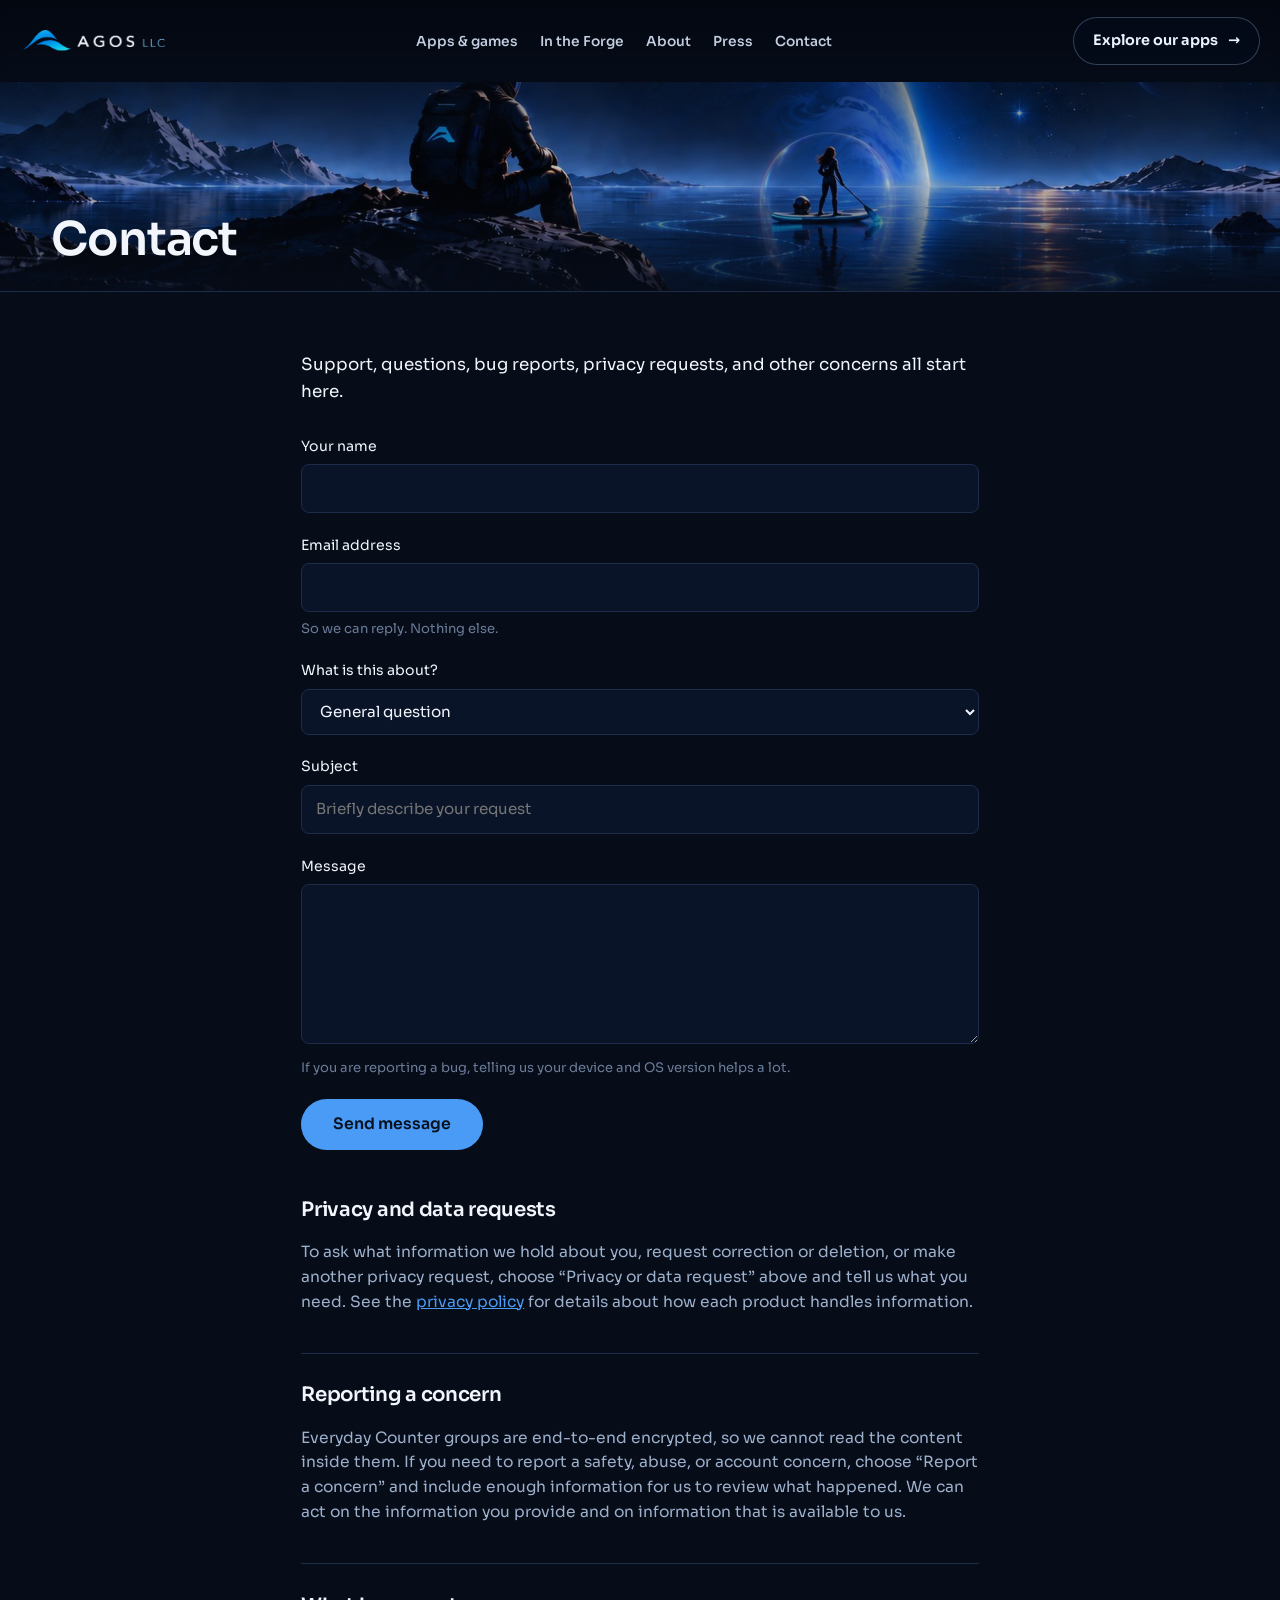
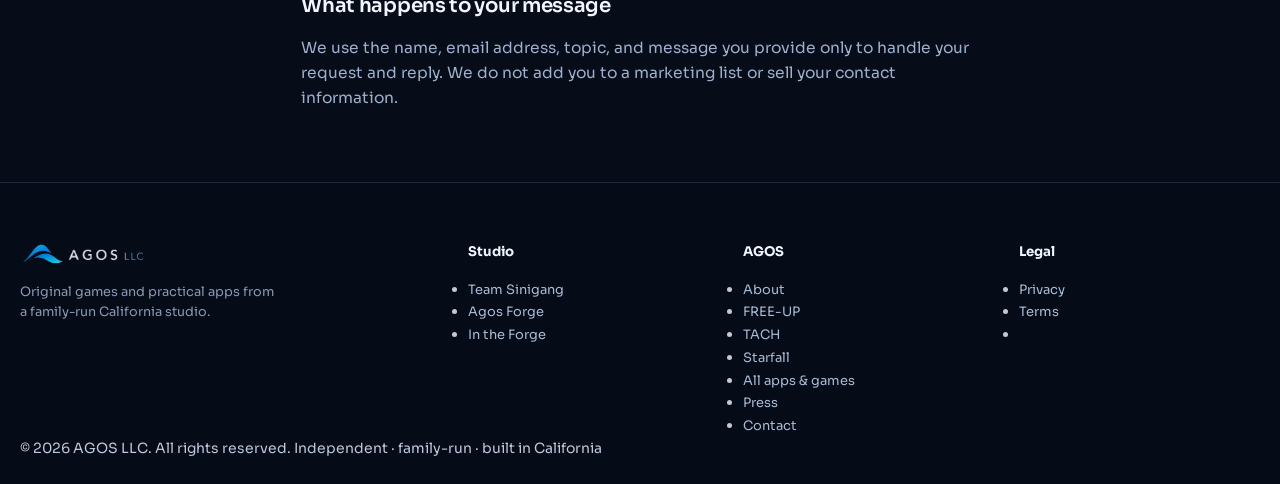
<file: contact/index.html>
<!DOCTYPE html>
<html lang="en">
<head>
<meta charset="UTF-8" />
<meta name="viewport" content="width=device-width, initial-scale=1.0" />
<title>Contact — Agos LLC</title>
<meta name="description" content="Get in touch with Agos LLC for support, questions, or privacy requests." />
<link rel="icon" href="/assets/favicon.png" type="image/png" />
<link rel="preconnect" href="https://fonts.googleapis.com" />
<link rel="preconnect" href="https://fonts.gstatic.com" crossorigin />
<link href="https://fonts.googleapis.com/css2?family=Sora:wght@400;500;600;700&display=swap" rel="stylesheet" />
<link rel="stylesheet" href="/assets/site.header-clear-20261017.css" />
<link rel="canonical" href="https://www.agosllc.com/contact/" />
<meta property="og:type" content="website" />
<meta property="og:site_name" content="AGOS LLC" />
<meta property="og:url" content="https://www.agosllc.com/contact/" />
<meta property="og:title" content="Contact — AGOS LLC" />
<meta property="og:description" content="Get in touch with AGOS LLC for support, questions, or privacy requests." />
<meta property="og:image" content="https://www.agosllc.com/assets/hero.jpg" />
<meta property="og:image:width" content="1920" />
<meta property="og:image:height" content="1081" />
<meta property="og:locale" content="en_US" />
<meta name="twitter:card" content="summary_large_image" />
<meta name="twitter:image" content="https://www.agosllc.com/assets/hero.jpg" />
<script type="application/ld+json">
{
  "@context": "https://schema.org",
  "@type": "ContactPage",
  "url": "https://www.agosllc.com/contact/",
  "name": "Contact \u2014 AGOS LLC",
  "isPartOf": {
    "@id": "https://www.agosllc.com/#website"
  },
  "about": {
    "@id": "https://www.agosllc.com/#organization"
  }
}
</script>
<link rel="stylesheet" href="/assets/refresh/contact-header-v2.css"/>
<link rel="stylesheet" href="/assets/analytics/consent-v1.css"/>
<script src="/assets/analytics/consent-v1.js" defer></script>

<link rel="stylesheet" href="/assets/launch/studio-20261018.css"/>
<link rel="stylesheet" href="/assets/consistency/footer-v1.css?v=20261022"/>
</head>
<body>

<header class="agos-site-header">
<div class="wrap nav" id="nav">
<a aria-label="AGOS LLC home" class="brand" href="/"><img alt="AGOS LLC" src="/assets/agos-logo-clear-20261017.png" width="700" height="146"/></a>
<ul class="links" id="site-links">
<li><a href="/#products">Apps &amp; games</a></li>
<li><a href="/#forge">In the Forge</a></li>
<li><a href="/#about">About</a></li>
<li><a href="/press/">Press</a></li>
<li><a href="/contact/">Contact</a></li>
</ul>
<div class="nav-right">
<a class="button ghost" href="/#products">Explore our apps <span>→</span></a>
<button aria-controls="site-links" aria-expanded="false" class="menu" type="button">Menu</button>
</div></div></header>

<div class="page-band">
  <div class="page-band-inner">
    <h1>Contact</h1>
    
  </div>
</div>

<main class="doc">
<p class="lede">Support, questions, bug reports, privacy requests, and other concerns all start here.</p>

<form id="contact-form" novalidate>
  <div class="form-row">
    <label for="cf-name">Your name</label>
    <input type="text" id="cf-name" name="name" autocomplete="name" required />
    <div class="field-error" id="err-name">Enter your name.</div>
  </div>

  <div class="form-row">
    <label for="cf-email">Email address</label>
    <input type="email" id="cf-email" name="email" autocomplete="email" required />
    <div class="hint">So we can reply. Nothing else.</div>
    <div class="field-error" id="err-email">Enter a valid email address.</div>
  </div>

  <div class="form-row">
    <label for="cf-topic">What is this about?</label>
    <select id="cf-topic" name="topic">
      <option value="General">General question</option>
      <option value="Fingularity">Fingularity</option>
      <option value="TACH">TACH</option>
<option value="FREE-UP">FREE-UP: Photo Storage Cleaner</option>
      <option value="Starfall">Starfall</option>
      <option value="Everyday Counter">Everyday Counter</option>
      <option value="Privacy request">Privacy or data request</option>
      <option value="Report a concern">Report a concern</option>
      <option value="Press">Press / media</option>
      <option value="Support">General support</option>
      <option value="Launch notifications">Launch notifications</option>
    </select>
  </div>

  <div class="form-row">
    <label for="cf-subject">Subject</label>
    <input type="text" id="cf-subject" name="subject" maxlength="120" autocomplete="off" placeholder="Briefly describe your request" />
  </div>

  <div class="form-row">
    <label for="cf-message">Message</label>
    <textarea id="cf-message" name="message" required></textarea>
    <div class="hint">If you are reporting a bug, telling us your device and OS version helps a lot.</div>
    <div class="field-error" id="err-message">Enter a message.</div>
  </div>

  <div class="hp" aria-hidden="true">
    <label for="cf-company">Company</label>
    <input type="text" id="cf-company" name="company" tabindex="-1" autocomplete="off" />
  </div>

  <button type="submit" class="submit-btn" id="cf-submit">Send message</button>
  <div class="form-status" id="cf-status" role="status" aria-live="polite"></div>
</form>

<h2>Privacy and data requests</h2>
<p>To ask what information we hold about you, request correction or deletion, or make another privacy request, choose “Privacy or data request” above and tell us what you need. See the <a href="/privacy">privacy policy</a> for details about how each product handles information.</p>

<h2>Reporting a concern</h2>
<p>Everyday Counter groups are end-to-end encrypted, so we cannot read the content inside them. If you need to report a safety, abuse, or account concern, choose “Report a concern” and include enough information for us to review what happened. We can act on the information you provide and on information that is available to us.</p>

<h2>What happens to your message</h2>
<p>We use the name, email address, topic, and message you provide only to handle your request and reply. We do not add you to a marketing list or sell your contact information.</p>
</main>

<script>
(function () {
  // Prefill user-friendly fields from internal site links; do not alter delivery.
  var params = new URLSearchParams(window.location.search);
  var requestedTopic = (params.get('topic') || '').trim().toLowerCase();
  var topicMap = {freeup:'FREE-UP', 'free-up':'FREE-UP', tach:'TACH',starfall:'Starfall',fingularity:'Fingularity',press:'Press',support:'Support',general:'General',privacy:'Privacy request',concern:'Report a concern',waitlist:'Launch notifications',launch:'Launch notifications'};
  var topicEl = document.getElementById('cf-topic');
  if (Object.prototype.hasOwnProperty.call(topicMap,requestedTopic)) topicEl.value = topicMap[requestedTopic];
  var subjectEl = document.getElementById('cf-subject');
  var suggestedSubject = (params.get('subject') || '').trim().slice(0,120);
  if (suggestedSubject) subjectEl.value = suggestedSubject;
  var launchMode = requestedTopic === 'waitlist' || requestedTopic === 'launch' || /launch notification/i.test(suggestedSubject);
  if (launchMode) {
    var note = document.createElement('p');
    note.className = 'hint';
    note.textContent = 'Launch requests are sent to the AGOS team. This is not an automated mailing-list subscription.';
    subjectEl.closest('.form-row').appendChild(note);
  }
  // Set to false to pause online sending without removing the form.
  var CONTACT_SERVICE_ENABLED = true;
  var ENDPOINT = 'https://agos-contact.ed-83e.workers.dev/';
  var form = document.getElementById('contact-form');
  var btn = document.getElementById('cf-submit');
  var status = document.getElementById('cf-status');

  function setError(id, errId, on, input) {
    document.getElementById(errId).classList.toggle('show', on);
    input.setAttribute('aria-invalid', on ? 'true' : 'false');
  }

  ['cf-name', 'cf-email', 'cf-message'].forEach(function (id) {
    document.getElementById(id).addEventListener('input', function () {
      document.getElementById('err-' + id.slice(3)).classList.remove('show');
      this.setAttribute('aria-invalid', 'false');
    });
  });

  function showStatus(msg, kind) {
    status.textContent = msg;
    status.className = 'form-status show ' + kind;
  }

  form.addEventListener('submit', function (e) {
    e.preventDefault();

    var name = document.getElementById('cf-name');
    var email = document.getElementById('cf-email');
    var message = document.getElementById('cf-message');

    var bad = false;
    if (!name.value.trim()) { setError('cf-name', 'err-name', true, name); bad = true; }
    if (!/^[^\s@]+@[^\s@]+\.[^\s@]+$/.test(email.value.trim())) { setError('cf-email', 'err-email', true, email); bad = true; }
    if (!message.value.trim()) { setError('cf-message', 'err-message', true, message); bad = true; }

    if (bad) {
      showStatus('Check the highlighted fields and try again.', 'err');
      return;
    }

    btn.disabled = true;
    btn.textContent = 'Sending...';
    status.className = 'form-status';

    if (!CONTACT_SERVICE_ENABLED) {
      showStatus('Online sending is temporarily unavailable. Please try again later.', 'err');
      btn.textContent = 'Send message';
      btn.disabled = false;
      return;
    }

    fetch(ENDPOINT, {
      method: 'POST',
      headers: { 'Content-Type': 'application/json' },
      body: JSON.stringify({
        name: name.value.trim(),
        email: email.value.trim(),
        topic: document.getElementById('cf-topic').value,
        message: (subjectEl.value.trim() ? 'Subject: ' + subjectEl.value.trim() + '\n\n' : '') + message.value.trim(),
        company: document.getElementById('cf-company').value
      })
    })
      .then(function (r) {
        if (!r.ok) throw new Error('status ' + r.status);
        return r.json();
      })
      .then(function () {
        form.reset();
        showStatus('Message sent. We will get back to you at the address you gave.', 'ok');
        btn.textContent = 'Send message';
        btn.disabled = false;
      })
      .catch(function () {
        showStatus('That did not send. Try again in a moment, and if it keeps failing let us know another way.', 'err');
        btn.textContent = 'Send message';
        btn.disabled = false;
      });
  });
})();
</script>

<footer class="agos-unified-footer">
<div class="wrap">
<div class="footer-grid">
<div class="footer-brand">
<img alt="AGOS LLC" src="/assets/press/agos-logo-transparent.png" width="700" height="146"/>
<p>Original games and practical apps from a family-run California studio.</p>
</div>
<div>
<h4>Studio</h4>
<ul>
<li><a href="https://www.teamsinigang.com/" rel="noopener" target="_blank">Team Sinigang</a></li>
<li><a href="https://www.agosforge.com/" rel="noopener" target="_blank">Agos Forge</a></li>
<li><a href="/#forge">In the Forge</a></li>
</ul>
</div>
<div>
<h4>AGOS</h4>
<ul>
<li><a href="/#about">About</a></li>
<li><a href="/free-up/">FREE-UP</a></li><li><a href="/tach/">TACH</a></li><li><a href="/starfall/">Starfall</a></li><li><a href="/#products">All apps &amp; games</a></li>
<li><a href="/press/">Press</a></li>
<li><a href="/contact/">Contact</a></li>
</ul>
</div>
<div>
<h4>Legal</h4>
<ul>
<li><a href="/privacy/">Privacy</a></li>
<li><a href="/terms/">Terms</a></li>
<li><button type="button" class="agos-cookie-open" data-agos-cookie-settings hidden>Cookie settings</button></li>
</ul>
</div>
</div>
<div class="legal">
<span>© 2026 AGOS LLC. All rights reserved.</span>
<span>Independent · family-run · built in California</span>
</div>
</div>
</footer>

<script src="/assets/refresh/contact-header-v2.js" defer></script>
</body>
</html>
</file>
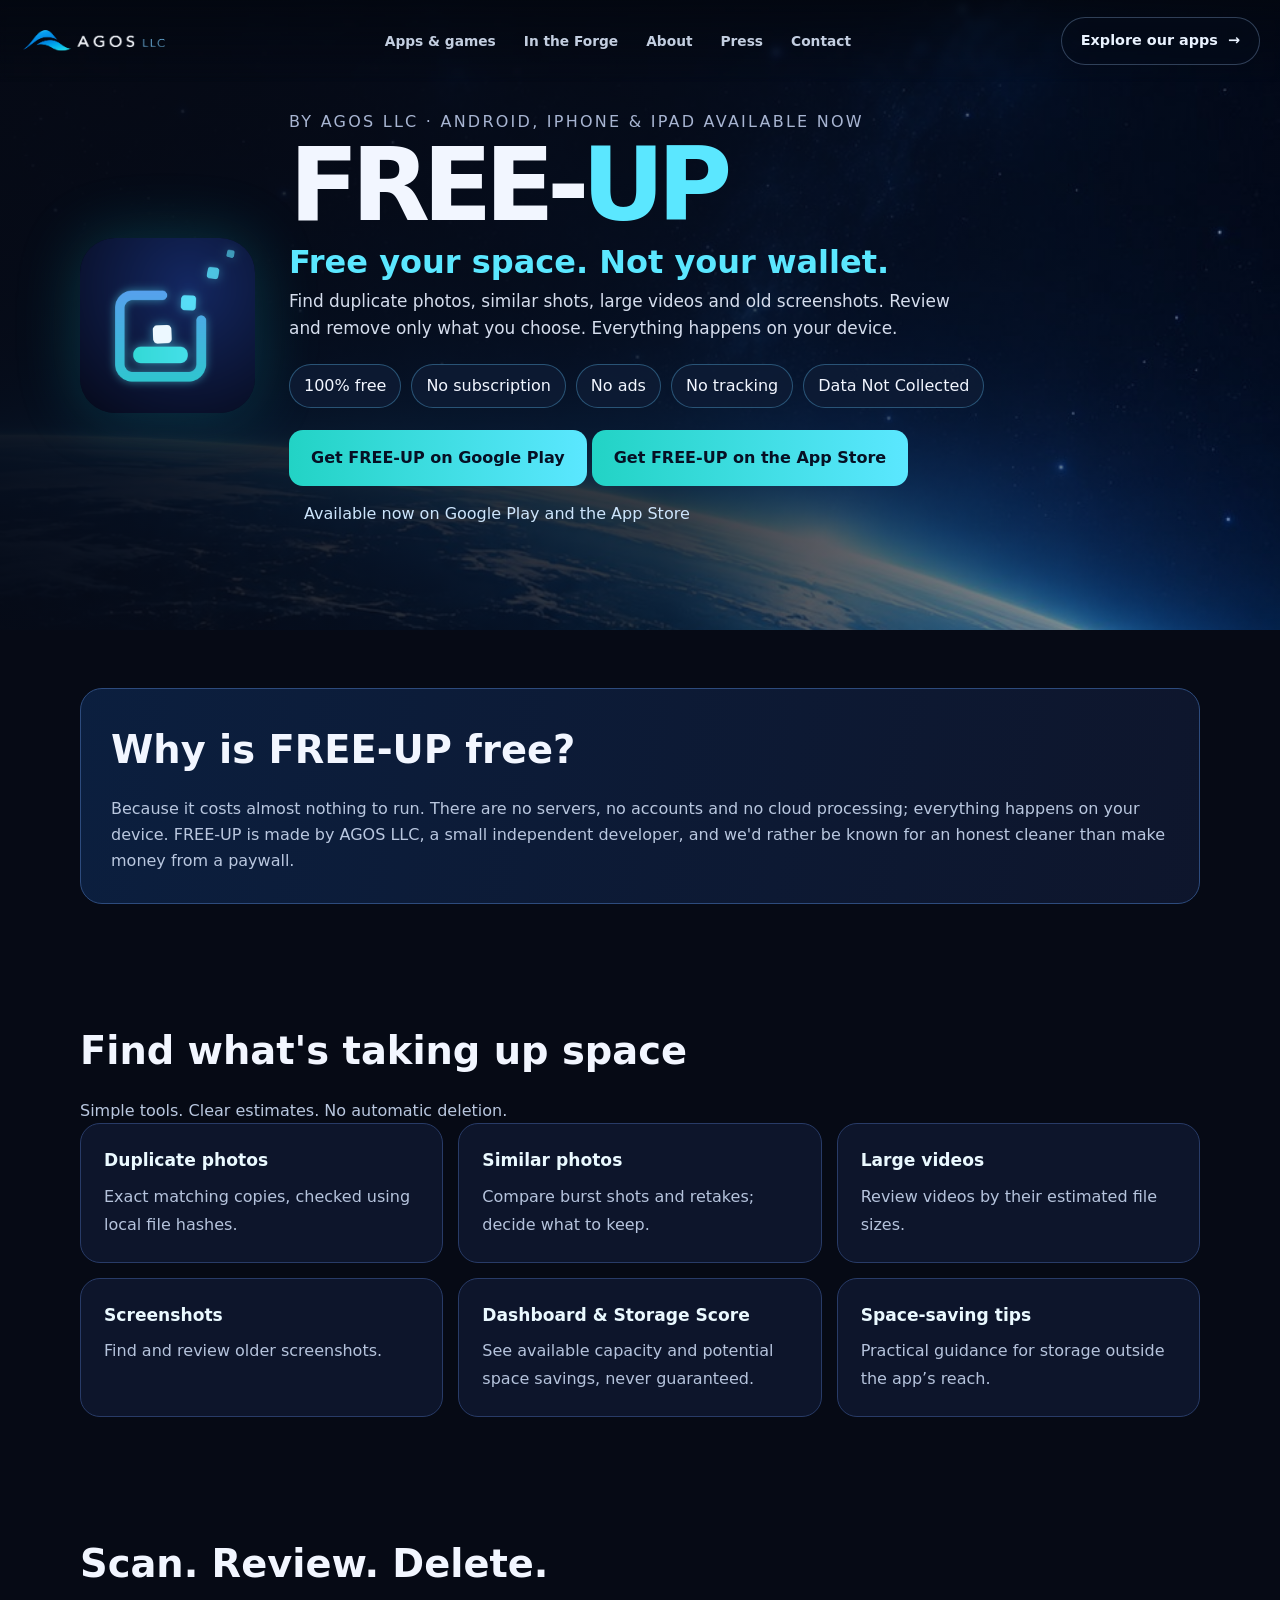
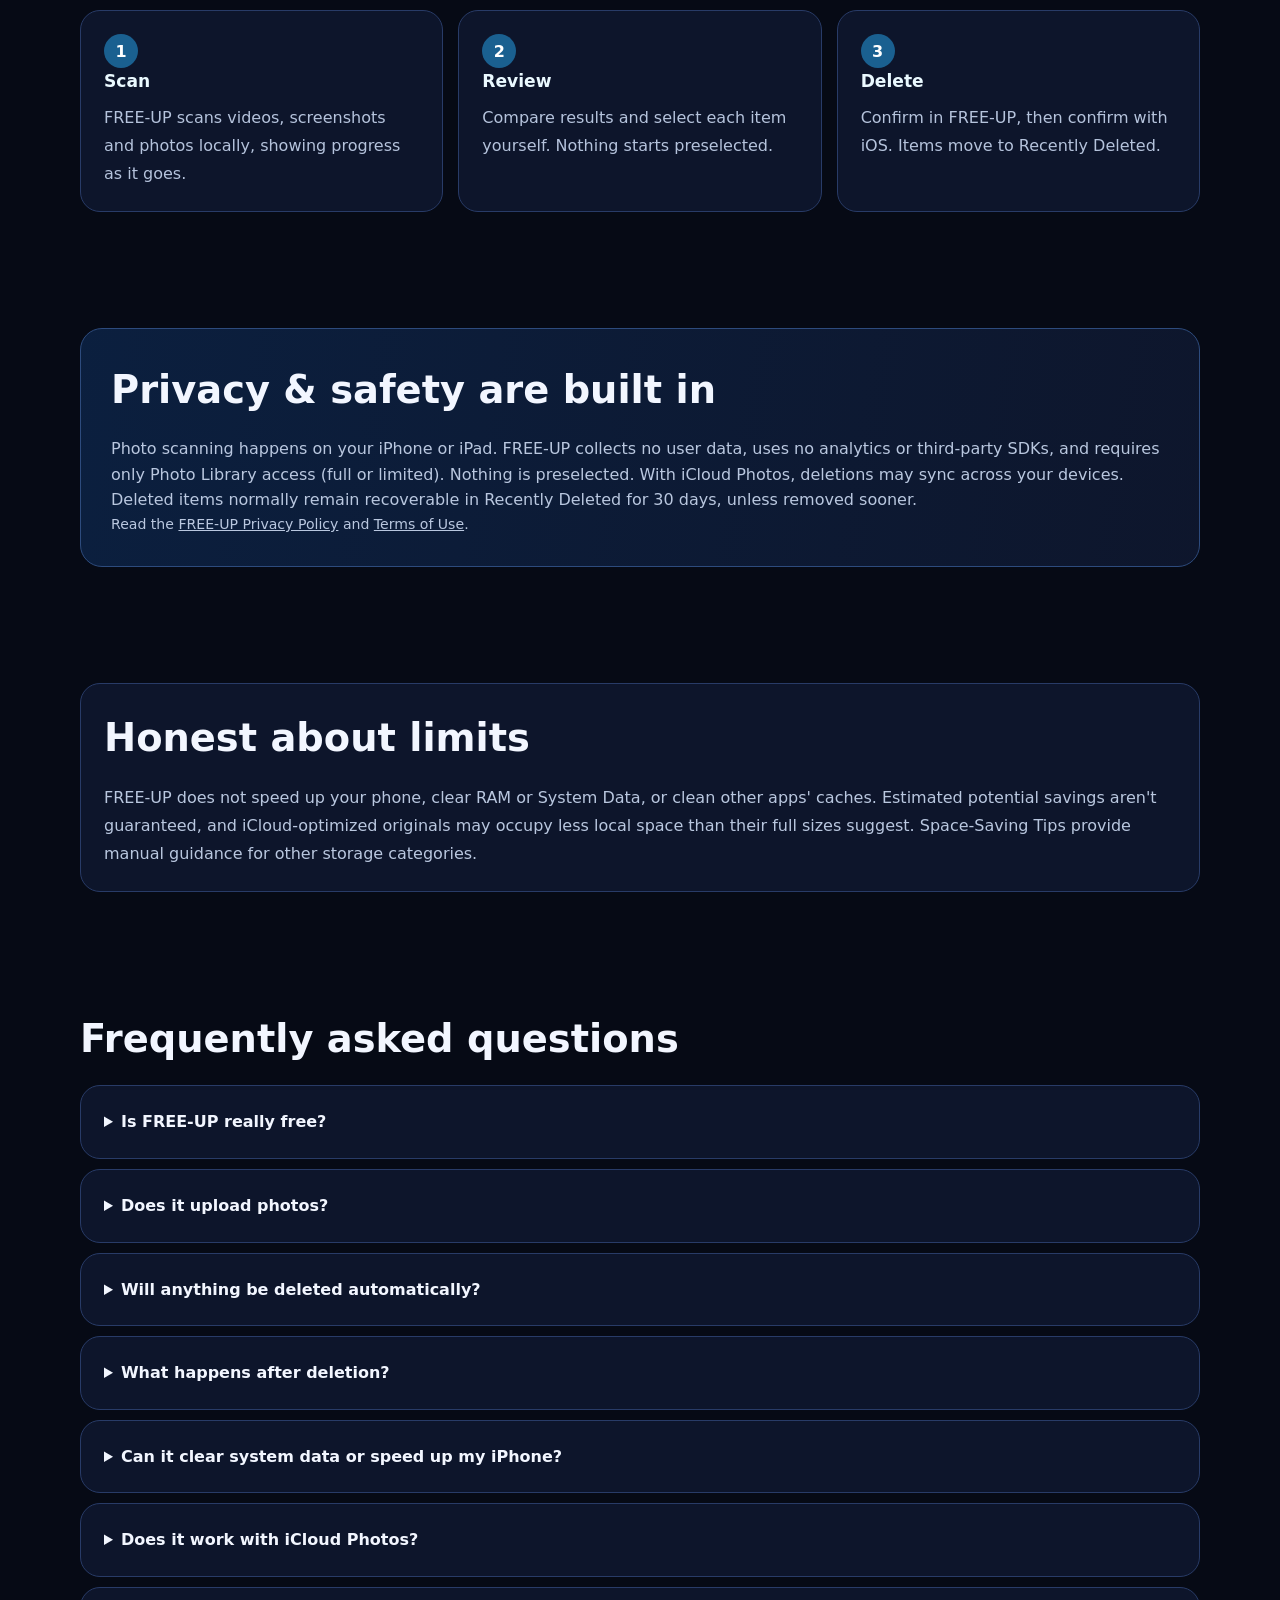
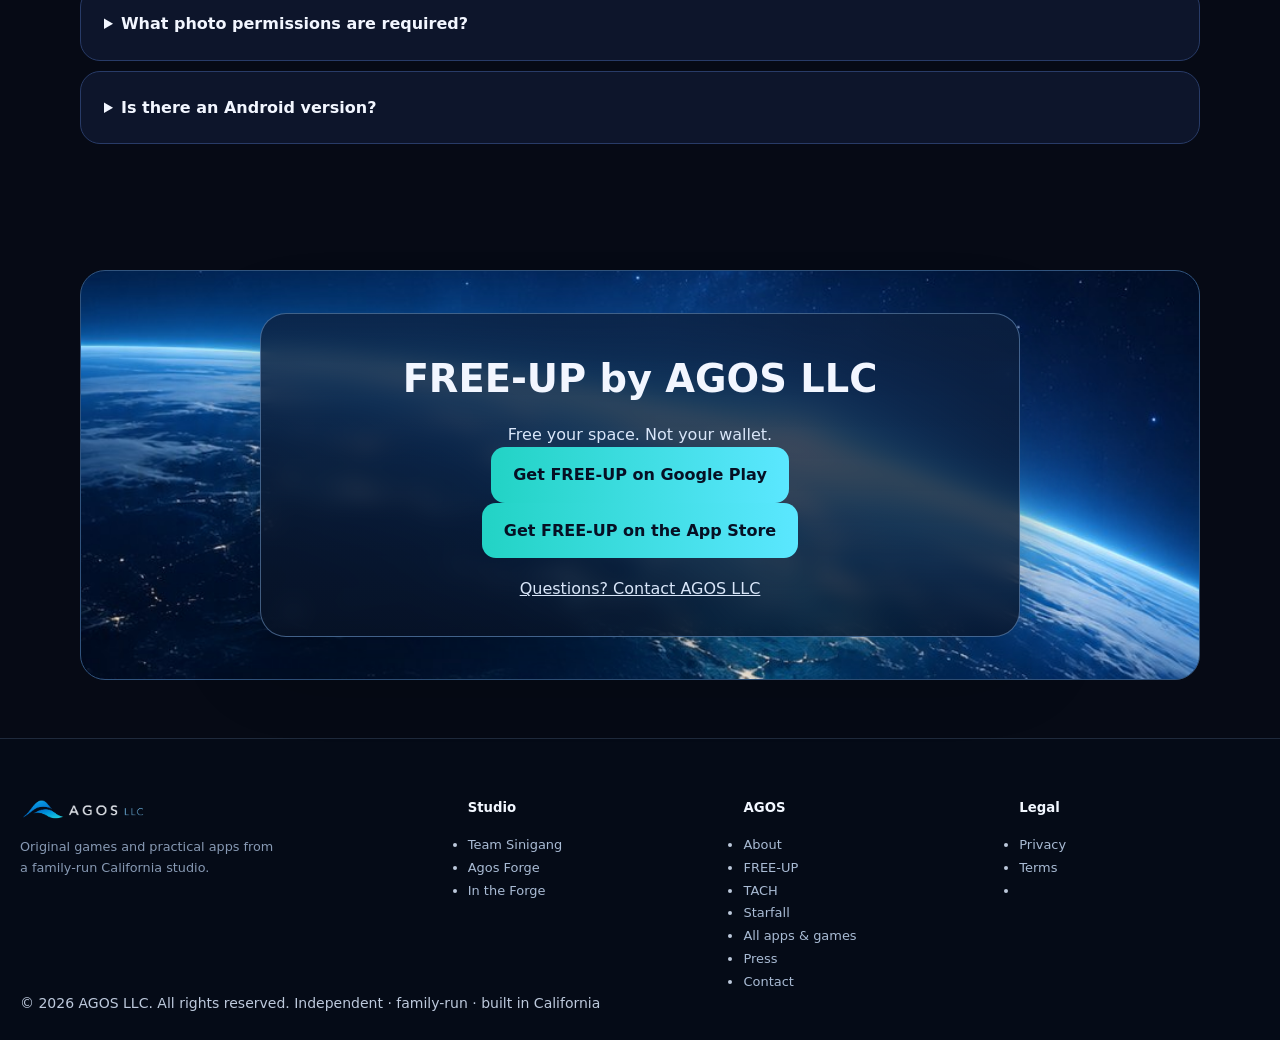
<file: free-up/index.html>
<!DOCTYPE html>
<html lang="en"><head><meta charset="utf-8"/><meta content="width=device-width,initial-scale=1" name="viewport"/><title>FREE-UP: Free Photo Storage Cleaner for iPhone | AGOS LLC</title><meta content="Find duplicate photos, similar shots, large videos and screenshots. 100% free, no subscription, no ads, no tracking. Everything stays on your iPhone." name="description"/><meta content="FREE-UP by AGOS LLC" property="og:title"/><meta content="Free your space. Not your wallet." property="og:description"/><meta content="https://www.agosllc.com/assets/free-up/feature-banner-1024x500.png" property="og:image"/><link href="/assets/favicon.png" rel="icon"/><link href="/assets/site.b8aace575ef7.css" rel="stylesheet"/><link href="/assets/site.header-clear-20261017.css" rel="stylesheet"/><link href="/assets/launch/studio-20261018.css" rel="stylesheet"/><link href="/assets/consistency/footer-v1.css" rel="stylesheet"/><link href="/assets/analytics/consent-v1.css" rel="stylesheet"/><link href="/assets/refresh/contact-header-v2.css" rel="stylesheet"/><script defer="" src="/assets/analytics/consent-v1.js"></script><style>
:root{--fu:#5be7ff;--fu2:#22d3c5} body{background:#060a15;color:#f2f6ff}.fu-wrap{width:min(1120px,calc(100% - 36px));margin:auto}.fu-hero{min-height:630px;display:flex;align-items:center;background:linear-gradient(90deg,#060a15ed 0%,#060a15cc 52%,#060a154d 100%),url('/assets/free-up/space-background.jpg') center 59%/cover no-repeat;padding:95px 0 75px}.fu-head{display:flex;align-items:center;gap:34px}.fu-icon{width:175px;height:175px;border-radius:35px;box-shadow:0 0 65px #18d7f136}.fu-title{font-size:clamp(3.8rem,8vw,7.4rem);line-height:1;letter-spacing:-.075em;margin:0}.fu-title em{font-style:normal;color:var(--fu)}.fu-by{letter-spacing:.14em;color:#a8b5d2}.fu-tagline{font-size:clamp(1.25rem,2.5vw,2rem);font-weight:750;color:var(--fu)}.fu-lead{max-width:680px;font-size:1.06rem;color:#d5dded}.fu-pills{display:flex;flex-wrap:wrap;gap:10px;margin:22px 0}.fu-pills span{border:1px solid #4385af8a;border-radius:24px;padding:8px 14px;background:#0e1c36c9}.fu-button{display:inline-block;text-decoration:none;background:linear-gradient(90deg,#22d3c5,#5be7ff);color:#061024!important;padding:15px 22px;border-radius:14px;font-weight:800}.fu-secondary{display:inline-block;color:#cde5fc;padding:15px}.fu-section{padding:58px 0}.fu-section h2{font-size:clamp(1.65rem,3vw,2.55rem);margin:0 0 16px}.fu-section>div>p{color:#b9c7df}.fu-grid{display:grid;grid-template-columns:repeat(3,minmax(0,1fr));gap:15px}.fu-card,.fu-panel,details{background:#0f1830d4;border:1px solid #283b67;border-radius:20px;padding:23px}.fu-card h3{font-size:1.07rem;margin:0 0 8px;color:#eaf9ff}.fu-card p,.fu-panel p,details p{color:#b5c3dc;line-height:1.75;margin:0}.fu-steps{display:grid;grid-template-columns:repeat(3,1fr);gap:15px}.fu-stepno{display:inline-grid;place-items:center;background:#1a6090;border-radius:50%;width:34px;height:34px;color:#fff;font-weight:800}.fu-wide{background:linear-gradient(100deg,#0c2346d9,#0f1830db);border:1px solid #2d4b7d;border-radius:22px;padding:30px}details{margin:10px 0}summary{cursor:pointer;font-weight:700}.fu-footcta{text-align:center;background:url('/assets/free-up/space-background.jpg') center 73%/cover no-repeat;border:1px solid #31547e;border-radius:25px;padding:42px 18px}.fu-footcta-card{max-width:760px;margin:0 auto;padding:34px 28px;border-radius:26px;border:1px solid rgba(133,178,232,.46);background:linear-gradient(180deg,rgba(12,31,61,.82),rgba(8,18,36,.78));box-shadow:0 22px 80px rgba(0,0,0,.32);backdrop-filter:blur(10px)}.fu-footcta-card h2{margin-bottom:12px}.fu-footcta-card p{color:#d9e6f9}.fu-footcta-card p:last-child{margin-top:18px}.fu-legal{font-size:.88rem;color:#9aa8c7}@media(max-width:750px){.fu-head{display:block}.fu-icon{width:102px;height:102px;margin-bottom:20px}.fu-grid,.fu-steps{grid-template-columns:1fr}.fu-hero{padding:105px 0 65px}.fu-section{padding:38px 0}.fu-footcta{padding:28px 12px}.fu-footcta-card{padding:26px 18px;border-radius:22px}}</style></head><body>
<header class="agos-site-header">
<div class="wrap nav" id="nav">
<a aria-label="AGOS LLC home" class="brand" href="/"><img alt="AGOS LLC" height="146" src="/assets/agos-logo-clear-20261017.png" width="700"/></a>
<ul class="links" id="site-links">
<li><a href="/#products">Apps &amp; games</a></li>
<li><a href="/#forge">In the Forge</a></li>
<li><a href="/#about">About</a></li>
<li><a href="/press/">Press</a></li>
<li><a href="/contact/">Contact</a></li>
</ul>
<div class="nav-right">
<a class="button ghost" href="/#products">Explore our apps <span>→</span></a>
<button aria-controls="site-links" aria-expanded="false" class="menu" type="button">Menu</button>
</div></div></header>
<main><section class="fu-hero"><div class="fu-wrap"><div class="fu-head"><img alt="FREE-UP app icon" class="fu-icon" src="/assets/free-up/app-icon-512.png"/><div><div class="fu-by">BY AGOS LLC · ANDROID, IPHONE &amp; IPAD AVAILABLE NOW</div><h1 class="fu-title">FREE-<em>UP</em></h1><div class="fu-tagline">Free your space. Not your wallet.</div><p class="fu-lead">Find duplicate photos, similar shots, large videos and old screenshots. Review and remove only what you choose. Everything happens on your device.</p><div class="fu-pills"><span>100% free</span><span>No subscription</span><span>No ads</span><span>No tracking</span><span>Data Not Collected</span></div><a class="fu-button" href="https://play.google.com/store/apps/details?id=com.agosllc.freeup" rel="noopener noreferrer" target="_blank">Get FREE-UP on Google Play</a> <a class="fu-button" href="https://apps.apple.com/us/app/free-up-photo-storage-cleaner/id6826870878" rel="noopener noreferrer" target="_blank">Get FREE-UP on the App Store</a><span class="fu-secondary">Available now on Google Play and the App Store</span></div></div></div></section>
<section class="fu-section"><div class="fu-wrap fu-wide"><h2>Why is FREE-UP free?</h2><p>Because it costs almost nothing to run. There are no servers, no accounts and no cloud processing; everything happens on your device. FREE-UP is made by AGOS LLC, a small independent developer, and we'd rather be known for an honest cleaner than make money from a paywall.</p></div></section>
<section class="fu-section"><div class="fu-wrap"><h2>Find what's taking up space</h2><p>Simple tools. Clear estimates. No automatic deletion.</p><div class="fu-grid"><article class="fu-card"><h3>Duplicate photos</h3><p>Exact matching copies, checked using local file hashes.</p></article><article class="fu-card"><h3>Similar photos</h3><p>Compare burst shots and retakes; decide what to keep.</p></article><article class="fu-card"><h3>Large videos</h3><p>Review videos by their estimated file sizes.</p></article><article class="fu-card"><h3>Screenshots</h3><p>Find and review older screenshots.</p></article><article class="fu-card"><h3>Dashboard &amp; Storage Score</h3><p>See available capacity and potential space savings, never guaranteed.</p></article><article class="fu-card"><h3>Space-saving tips</h3><p>Practical guidance for storage outside the app’s reach.</p></article></div></div></section>
<section class="fu-section"><div class="fu-wrap"><h2>Scan. Review. Delete.</h2><div class="fu-steps"><article class="fu-card"><span class="fu-stepno">1</span><h3>Scan</h3><p>FREE-UP scans videos, screenshots and photos locally, showing progress as it goes.</p></article><article class="fu-card"><span class="fu-stepno">2</span><h3>Review</h3><p>Compare results and select each item yourself. Nothing starts preselected.</p></article><article class="fu-card"><span class="fu-stepno">3</span><h3>Delete</h3><p>Confirm in FREE-UP, then confirm with iOS. Items move to Recently Deleted.</p></article></div></div></section>
<section class="fu-section"><div class="fu-wrap fu-wide"><h2>Privacy &amp; safety are built in</h2><p>Photo scanning happens on your iPhone or iPad. FREE-UP collects no user data, uses no analytics or third-party SDKs, and requires only Photo Library access (full or limited). Nothing is preselected. With iCloud Photos, deletions may sync across your devices. Deleted items normally remain recoverable in Recently Deleted for 30 days, unless removed sooner.</p><p class="fu-legal">Read the <a href="/free-up/privacy/">FREE-UP Privacy Policy</a> and <a href="/terms/#free-up">Terms of Use</a>.</p></div></section>
<section class="fu-section"><div class="fu-wrap fu-panel"><h2>Honest about limits</h2><p>FREE-UP does not speed up your phone, clear RAM or System Data, or clean other apps' caches. Estimated potential savings aren't guaranteed, and iCloud-optimized originals may occupy less local space than their full sizes suggest. Space-Saving Tips provide manual guidance for other storage categories.</p></div></section>
<section class="fu-section"><div class="fu-wrap"><h2>Frequently asked questions</h2><details><summary>Is FREE-UP really free?</summary><p>Yes. No subscriptions, trials, in-app purchases, ads, or post-scan paywalls.</p></details><details><summary>Does it upload photos?</summary><p>No. Photo analysis stays on your device. FREE-UP does not collect or transmit your library.</p></details><details><summary>Will anything be deleted automatically?</summary><p>No. Nothing is preselected. You select and confirm, then iOS asks for confirmation.</p></details><details><summary>What happens after deletion?</summary><p>Items normally go to Recently Deleted for 30 days. If iCloud Photos is enabled, deletion may sync to your other devices.</p></details><details><summary>Can it clear system data or speed up my iPhone?</summary><p>No. It does not remove other apps’ caches, System Data or RAM, or claim to boost device speed.</p></details><details><summary>Does it work with iCloud Photos?</summary><p>Yes. Items stored only in iCloud are labeled, and downloading requires your permission.</p></details><details><summary>What photo permissions are required?</summary><p>Photo Library access, either full access or selected photos. Limited access produces partial scan results.</p></details><details><summary>Is there an Android version?</summary><p>Yes. FREE-UP is available on <a class="" href="https://play.google.com/store/apps/details?id=com.agosllc.freeup" rel="noopener noreferrer" target="_blank">Google Play</a> and the <a class="" href="https://apps.apple.com/us/app/free-up-photo-storage-cleaner/id6826870878" rel="noopener noreferrer" target="_blank">Apple App Store</a> for iPhone and iPad.</p></details></div></section>
<section class="fu-section"><div class="fu-wrap fu-footcta"><div class="fu-footcta-card"><h2>FREE-UP by AGOS LLC</h2><p>Free your space. Not your wallet.</p><a class="fu-button" href="https://play.google.com/store/apps/details?id=com.agosllc.freeup" rel="noopener noreferrer" target="_blank">Get FREE-UP on Google Play</a> <p><a class="fu-button" href="https://apps.apple.com/us/app/free-up-photo-storage-cleaner/id6826870878" rel="noopener noreferrer" target="_blank">Get FREE-UP on the App Store</a></p><p><a href="/contact/?topic=freeup&amp;subject=FREE-UP%20question">Questions? Contact AGOS LLC</a></p></div></div></section></main>
<footer class="agos-unified-footer">
<div class="wrap">
<div class="footer-grid">
<div class="footer-brand">
<img alt="AGOS LLC" height="146" src="/assets/press/agos-logo-transparent.png" width="700">
<p>Original games and practical apps from a family-run California studio.</p>
</img></div>
<div>
<h4>Studio</h4>
<ul>
<li><a href="https://www.teamsinigang.com/" rel="noopener" target="_blank">Team Sinigang</a></li>
<li><a href="https://www.agosforge.com/" rel="noopener" target="_blank">Agos Forge</a></li>
<li><a href="/#forge">In the Forge</a></li>
</ul>
</div>
<div>
<h4>AGOS</h4>
<ul>
<li><a href="/#about">About</a></li>
<li><a href="/free-up/">FREE-UP</a></li><li><a href="/tach/">TACH</a></li><li><a href="/starfall/">Starfall</a></li><li><a href="/#products">All apps &amp; games</a></li>
<li><a href="/press/">Press</a></li>
<li><a href="/contact/">Contact</a></li>
</ul>
</div>
<div>
<h4>Legal</h4>
<ul>
<li><a href="/privacy/">Privacy</a></li>
<li><a href="/terms/">Terms</a></li>
<li><button class="agos-cookie-open" data-agos-cookie-settings="" hidden="" type="button">Cookie settings</button></li>
</ul>
</div>
</div>
<div class="legal">
<span>© 2026 AGOS LLC. All rights reserved.</span>
<span>Independent · family-run · built in California</span>
</div>
</div>
</footer>
<script defer="" src="/assets/refresh/contact-header-v2.js"></script></body></html>
</file>
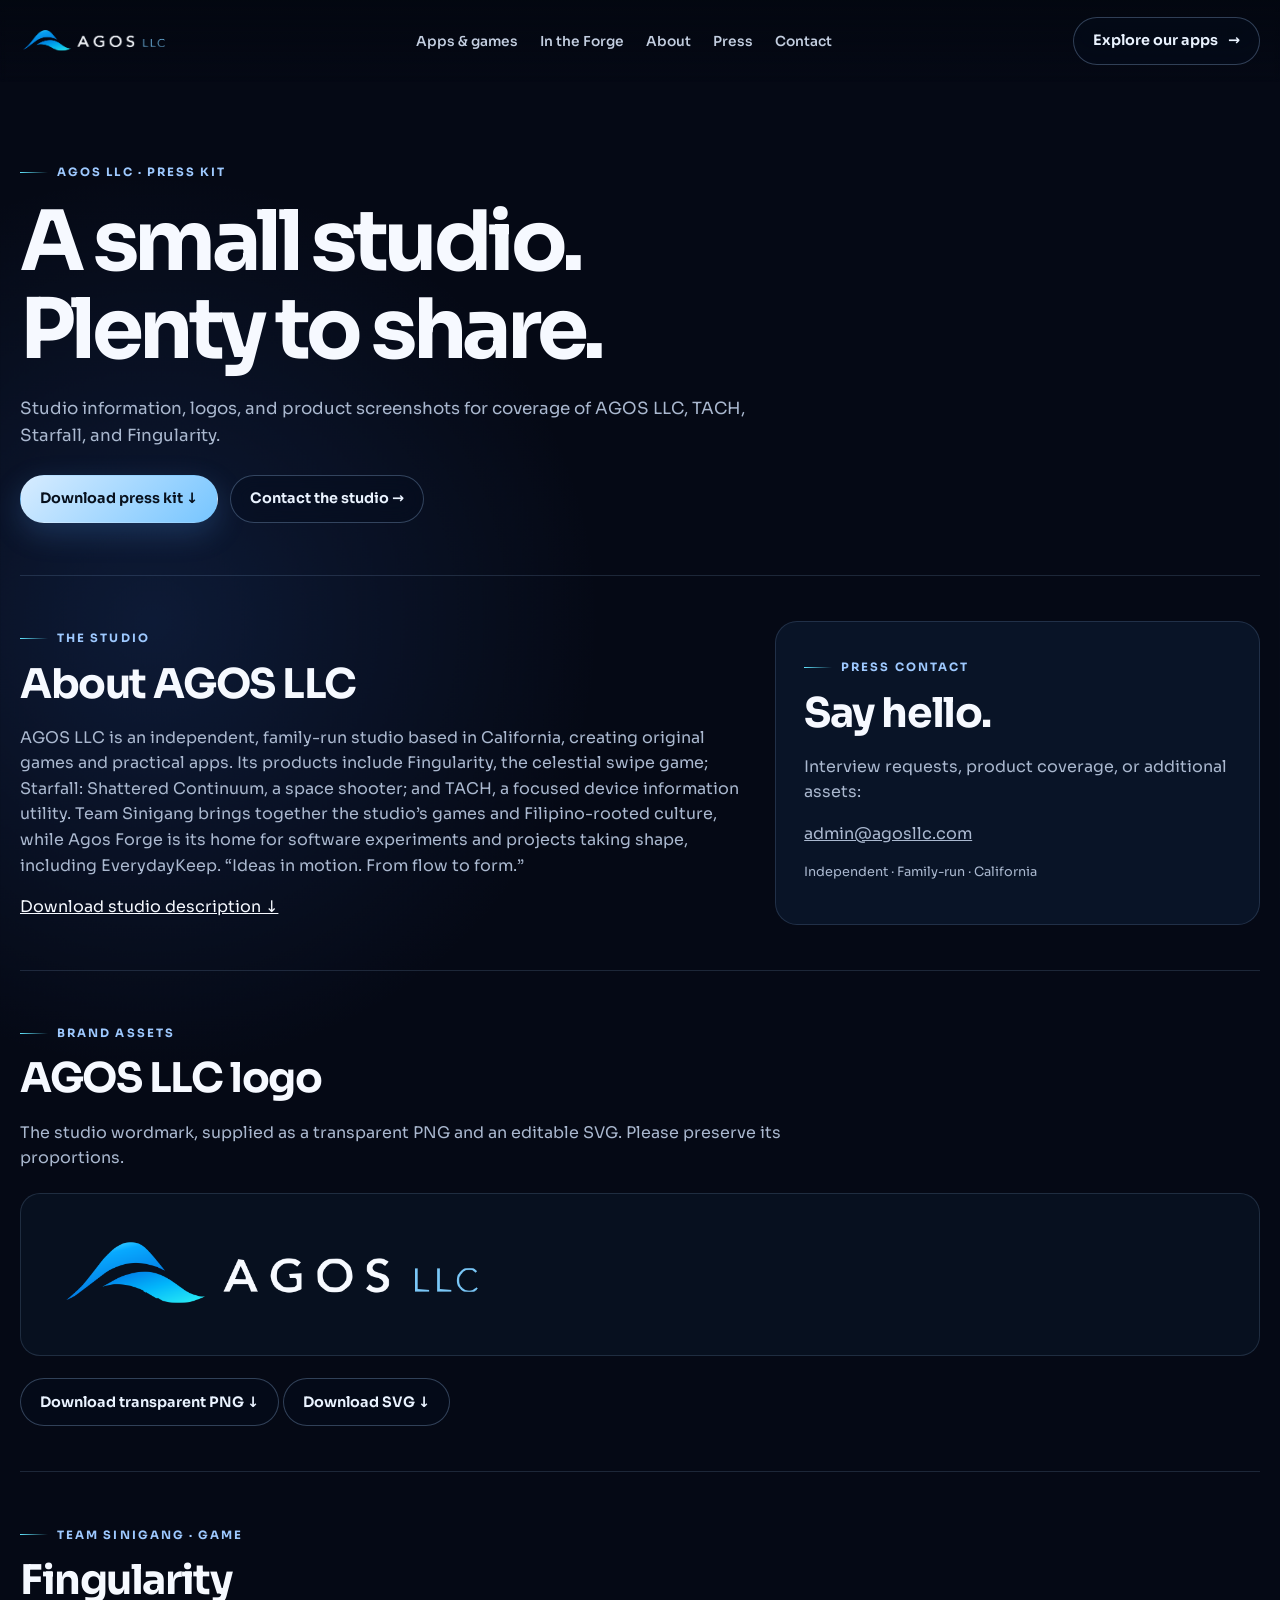
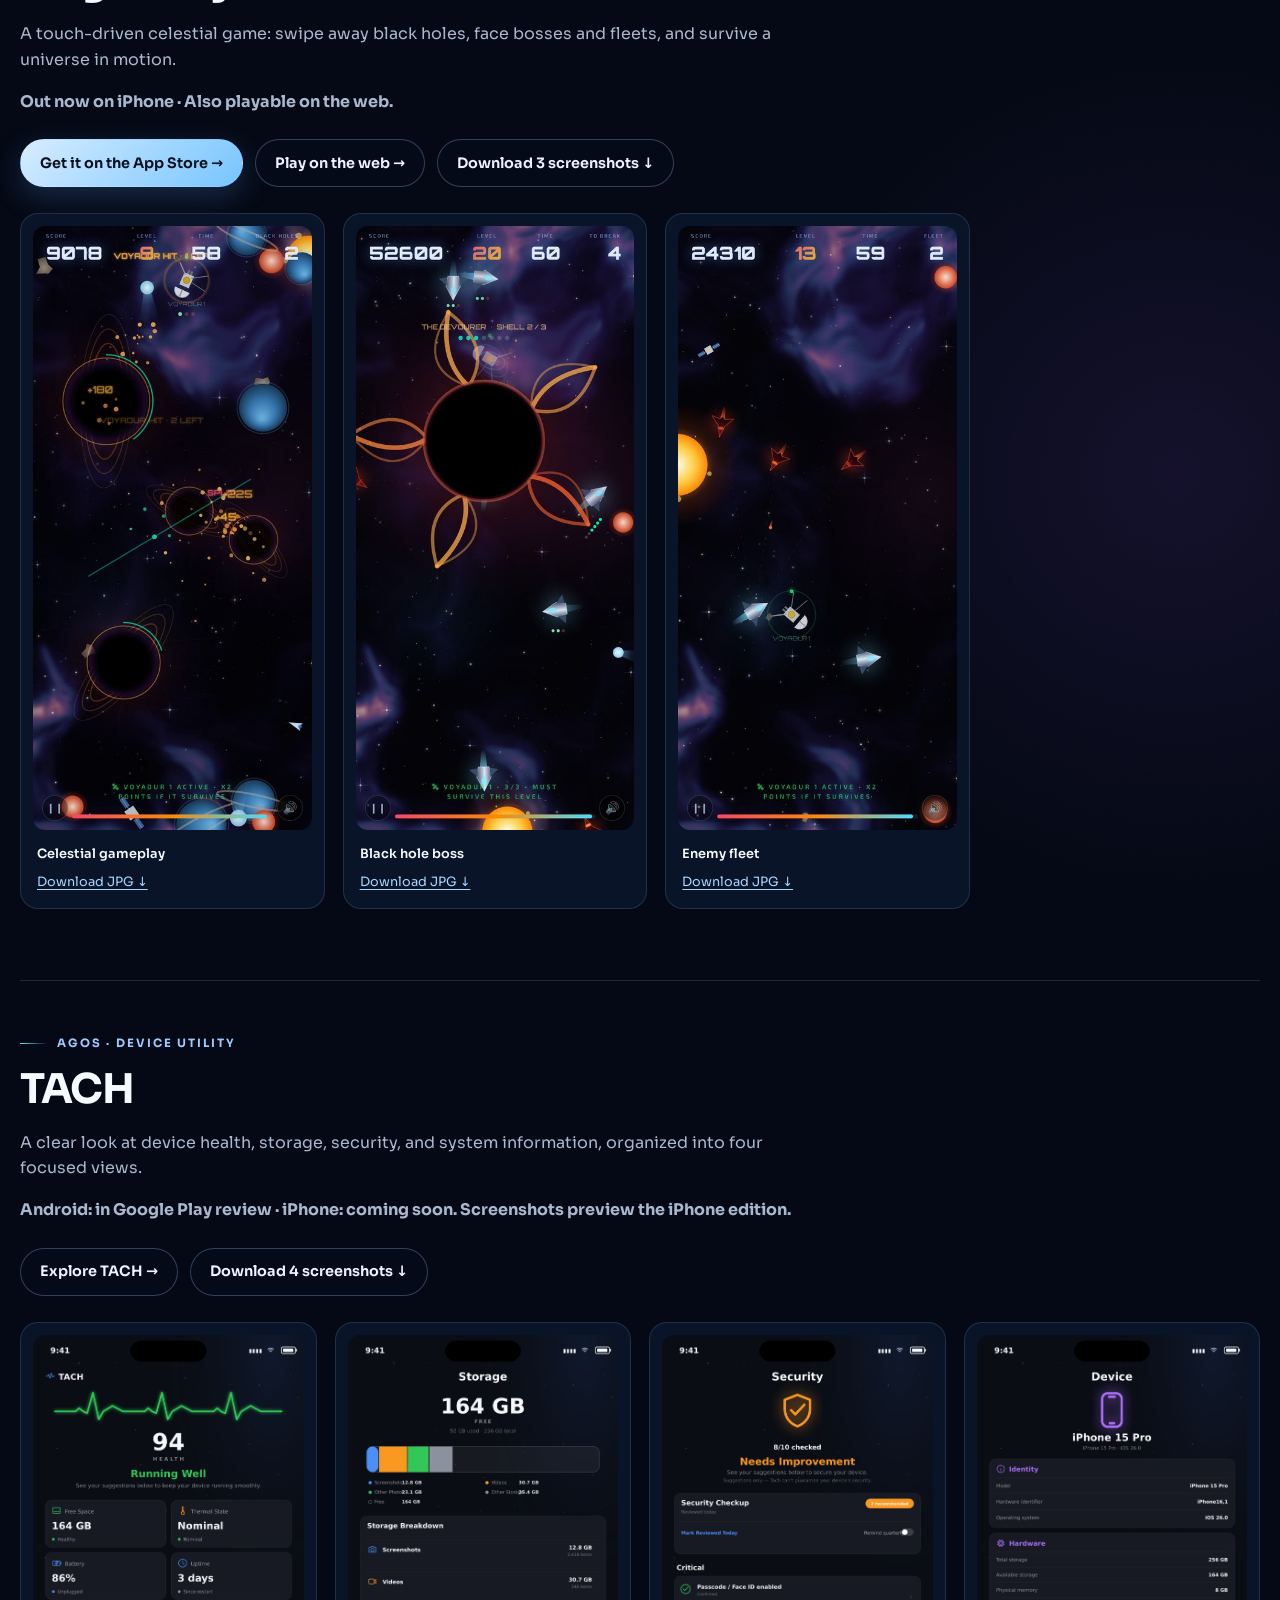
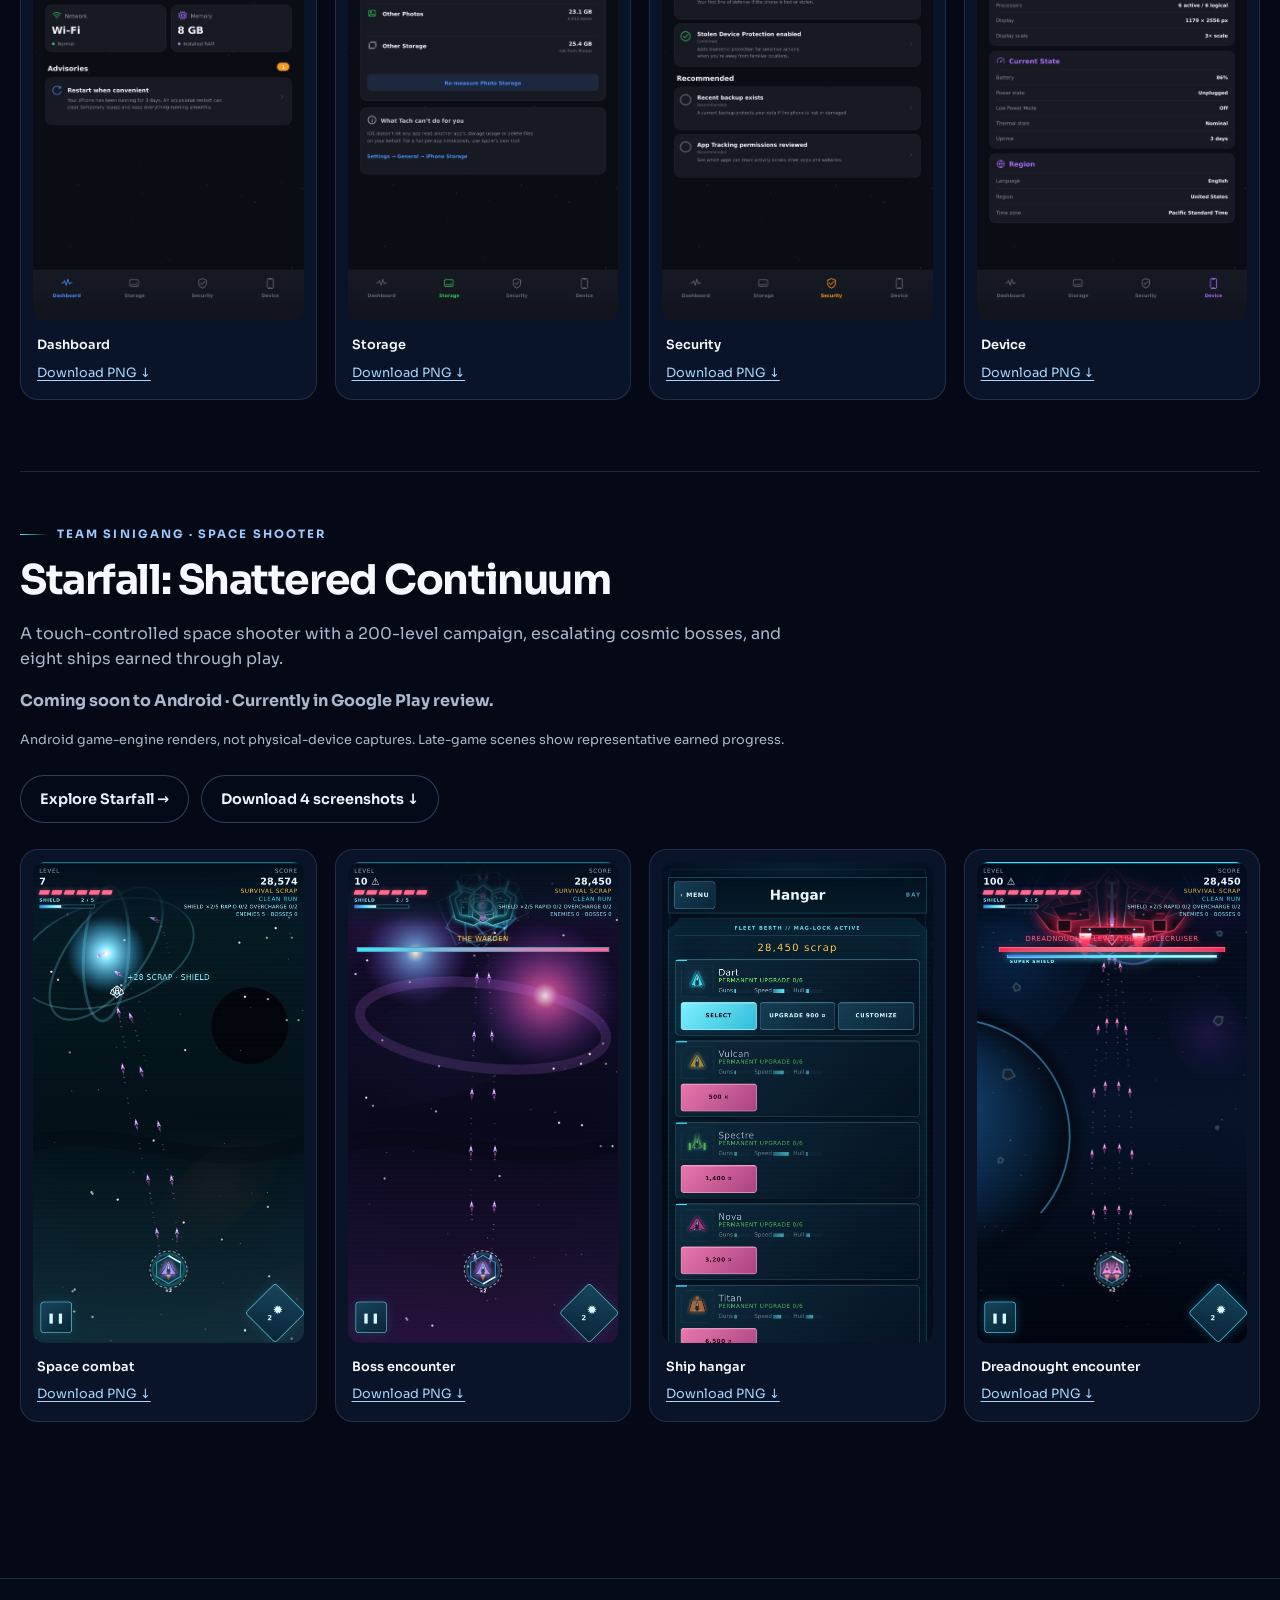
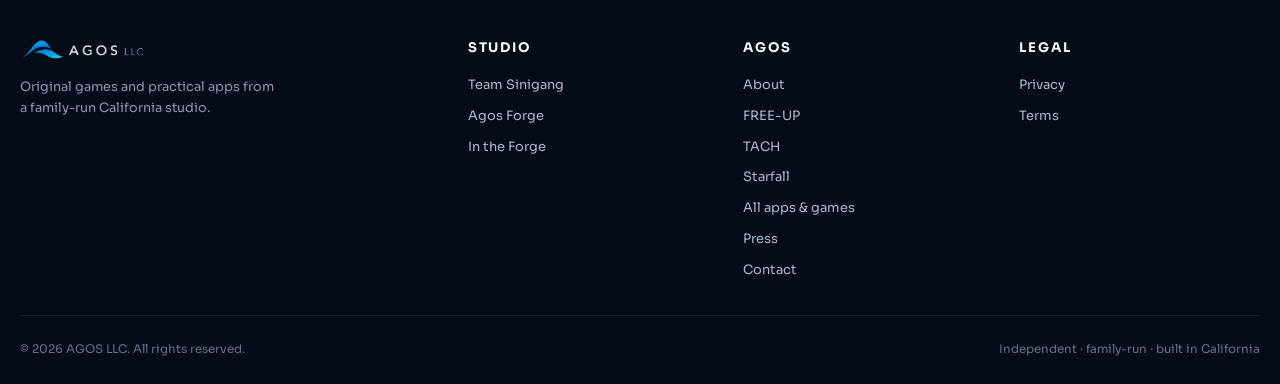
<file: press/index.html>
<!doctype html><html lang="en"><head><meta charset="utf-8"><meta name="viewport" content="width=device-width,initial-scale=1"><title>Press — AGOS LLC</title><meta name="description" content="AGOS LLC studio description, logo, product screenshots, and press contact."><meta name="theme-color" content="#050915"><link rel="canonical" href="https://www.agosllc.com/press/"><meta property="og:title" content="Press — AGOS LLC"><meta property="og:description" content="AGOS LLC studio description, logo, product screenshots, and press contact."><meta property="og:type" content="website"><meta property="og:url" content="https://www.agosllc.com/press/"><meta property="og:image" content="https://www.agosllc.com/assets/hero.jpg"><link rel="icon" href="/assets/favicon.png"><link rel="preconnect" href="https://fonts.googleapis.com"><link rel="preconnect" href="https://fonts.gstatic.com" crossorigin><link href="https://fonts.googleapis.com/css2?family=Sora:wght@400;500;600;700&amp;display=swap" rel="stylesheet"><link rel="stylesheet" href="/assets/cleanup/site.css?v=20261018"><link rel="stylesheet" href="/assets/analytics/consent-v1.css"/>
<script src="/assets/analytics/consent-v1.js" defer></script>

<link rel="stylesheet" href="/assets/refresh/contact-header-v2.css"/>
<link rel="stylesheet" href="/assets/launch/studio-20261018.css"/>
<link rel="stylesheet" href="/assets/consistency/footer-v1.css?v=20261022"/>
</head><body><header class="agos-site-header">
<div class="wrap nav" id="nav">
<a aria-label="AGOS LLC home" class="brand" href="/"><img alt="AGOS LLC" src="/assets/agos-logo-clear-20261017.png" width="700" height="146"/></a>
<ul class="links" id="site-links">
<li><a href="/#products">Apps &amp; games</a></li>
<li><a href="/#forge">In the Forge</a></li>
<li><a href="/#about">About</a></li>
<li><a href="/press/">Press</a></li>
<li><a href="/contact/">Contact</a></li>
</ul>
<div class="nav-right">
<a class="button ghost" href="/#products">Explore our apps <span>→</span></a>
<button aria-controls="site-links" aria-expanded="false" class="menu" type="button">Menu</button>
</div></div></header><main id="main" class="wrap page-main"><section class="page-head"><div class="eyebrow">AGOS LLC · Press kit</div><h1>A small studio.<br>Plenty to share.</h1><p>Studio information, logos, and product screenshots for coverage of AGOS LLC, TACH, Starfall, and Fingularity.</p><div class="action-row"><a class="button primary" href="/assets/press/agos-press-kit.zip?v=20261018" download>Download press kit ↓</a><a class="button ghost" href="/contact/?topic=press&amp;subject=Press+inquiry">Contact the studio →</a></div></section>
<section class="press-section press-intro"><div><div class="eyebrow">The studio</div><h2>About AGOS LLC</h2><p>AGOS LLC is an independent, family-run studio based in California, creating original games and practical apps. Its products include Fingularity, the celestial swipe game; Starfall: Shattered Continuum, a space shooter; and TACH, a focused device information utility. Team Sinigang brings together the studio’s games and Filipino-rooted culture, while Agos Forge is its home for software experiments and projects taking shape, including EverydayKeep. “Ideas in motion. From flow to form.”</p><a href="/assets/press/studio-description.txt" download>Download studio description ↓</a></div><aside class="info-card"><div class="eyebrow">Press contact</div><h2>Say hello.</h2><p>Interview requests, product coverage, or additional assets:</p><p><a href="/contact/?topic=press&amp;subject=Press+inquiry">admin@agosllc.com</a></p><p class="fine-print">Independent · Family-run · California</p></aside></section>
<section class="press-section"><div class="eyebrow">Brand assets</div><h2>AGOS LLC logo</h2><p>The studio wordmark, supplied as a transparent PNG and an editable SVG. Please preserve its proportions.</p><div class="press-logo"><img src="/assets/press/agos-logo-transparent.png" alt="AGOS LLC studio logo" width="700" height="146"></div><a class="button ghost" href="/assets/press/agos-logo-transparent.png" download>Download transparent PNG ↓</a> <a class="button ghost" href="/assets/press/agos-logo-transparent.svg" download>Download SVG ↓</a></section>
<section class="press-section" id="fingularity"><div class="eyebrow">Team Sinigang · Game</div><h2>Fingularity</h2><p>A touch-driven celestial game: swipe away black holes, face bosses and fleets, and survive a universe in motion.</p><p><strong>Out now on iPhone · Also playable on the web.</strong></p><div class="action-row"><a class="button primary" href="https://apps.apple.com/us/app/fingularity/id6817209627" target="_blank" rel="noopener">Get it on the App Store →</a><a class="button ghost" href="https://www.teamsinigang.com/games/fingularity.html" target="_blank" rel="noopener">Play on the web →</a><a class="button ghost" href="/assets/press/fingularity-screenshots.zip" download>Download 3 screenshots ↓</a></div><div class="shot-grid three"><figure class="press-shot"><a href="/assets/press/fingularity-play.jpg" aria-label="View fingularity Celestial gameplay screenshot"><img src="/assets/press/fingularity-play.jpg" alt="Fingularity — Celestial gameplay" width="460" height="997" loading="lazy"></a><figcaption><strong>Celestial gameplay</strong><a href="/assets/press/fingularity-play.jpg" download>Download JPG ↓</a></figcaption></figure><figure class="press-shot"><a href="/assets/press/fingularity-boss.jpg" aria-label="View fingularity Black hole boss screenshot"><img src="/assets/press/fingularity-boss.jpg" alt="Fingularity — Black hole boss" width="460" height="997" loading="lazy"></a><figcaption><strong>Black hole boss</strong><a href="/assets/press/fingularity-boss.jpg" download>Download JPG ↓</a></figcaption></figure><figure class="press-shot"><a href="/assets/press/fingularity-fleet.jpg" aria-label="View fingularity Enemy fleet screenshot"><img src="/assets/press/fingularity-fleet.jpg" alt="Fingularity — Enemy fleet" width="460" height="997" loading="lazy"></a><figcaption><strong>Enemy fleet</strong><a href="/assets/press/fingularity-fleet.jpg" download>Download JPG ↓</a></figcaption></figure></div></section>
<section class="press-section" id="tach"><div class="eyebrow">AGOS · Device utility</div><h2>TACH</h2><p>A clear look at device health, storage, security, and system information, organized into four focused views.</p><p><strong>Android: in Google Play review · iPhone: coming soon. Screenshots preview the iPhone edition.</strong></p><div class="action-row"><a class="button ghost" href="/tach/">Explore TACH →</a><a class="button ghost" href="/assets/press/tach-screenshots.zip" download>Download 4 screenshots ↓</a></div><div class="shot-grid"><figure class="press-shot"><a href="/assets/press/tach-dashboard.png" aria-label="View tach Dashboard screenshot"><img src="/assets/press/tach-dashboard.png" alt="Tach — Dashboard" width="1179" height="2556" loading="lazy"></a><figcaption><strong>Dashboard</strong><a href="/assets/press/tach-dashboard.png" download>Download PNG ↓</a></figcaption></figure><figure class="press-shot"><a href="/assets/press/tach-storage.png" aria-label="View tach Storage screenshot"><img src="/assets/press/tach-storage.png" alt="Tach — Storage" width="1179" height="2556" loading="lazy"></a><figcaption><strong>Storage</strong><a href="/assets/press/tach-storage.png" download>Download PNG ↓</a></figcaption></figure><figure class="press-shot"><a href="/assets/press/tach-security.png" aria-label="View tach Security screenshot"><img src="/assets/press/tach-security.png" alt="Tach — Security" width="1179" height="2556" loading="lazy"></a><figcaption><strong>Security</strong><a href="/assets/press/tach-security.png" download>Download PNG ↓</a></figcaption></figure><figure class="press-shot"><a href="/assets/press/tach-device.png" aria-label="View tach Device screenshot"><img src="/assets/press/tach-device.png" alt="Tach — Device" width="1179" height="2556" loading="lazy"></a><figcaption><strong>Device</strong><a href="/assets/press/tach-device.png" download>Download PNG ↓</a></figcaption></figure></div></section><section class="press-section" id="starfall"><div class="eyebrow">Team Sinigang · Space shooter</div><h2>Starfall: Shattered Continuum</h2><p>A touch-controlled space shooter with a 200-level campaign, escalating cosmic bosses, and eight ships earned through play.</p><p><strong>Coming soon to Android · Currently in Google Play review.</strong></p><p class="fine-print">Android game-engine renders, not physical-device captures. Late-game scenes show representative earned progress.</p><div class="action-row"><a class="button ghost" href="/starfall/">Explore Starfall →</a><a class="button ghost" href="/assets/press/starfall-screenshots.zip" download>Download 4 screenshots ↓</a></div><div class="shot-grid"><figure class="press-shot"><a href="/assets/press/starfall-combat.png" aria-label="View Starfall space combat screenshot"><img src="/assets/press/starfall-combat.png" alt="Starfall — Space combat" width="1080" height="1920" loading="lazy"></a><figcaption><strong>Space combat</strong><a href="/assets/press/starfall-combat.png" download>Download PNG ↓</a></figcaption></figure><figure class="press-shot"><a href="/assets/press/starfall-boss.png" aria-label="View Starfall boss encounter screenshot"><img src="/assets/press/starfall-boss.png" alt="Starfall — Boss encounter" width="1080" height="1920" loading="lazy"></a><figcaption><strong>Boss encounter</strong><a href="/assets/press/starfall-boss.png" download>Download PNG ↓</a></figcaption></figure><figure class="press-shot"><a href="/assets/press/starfall-hangar.png" aria-label="View Starfall ship hangar screenshot"><img src="/assets/press/starfall-hangar.png" alt="Starfall — Ship hangar" width="1080" height="1920" loading="lazy"></a><figcaption><strong>Ship hangar</strong><a href="/assets/press/starfall-hangar.png" download>Download PNG ↓</a></figcaption></figure><figure class="press-shot"><a href="/assets/press/starfall-dreadnought.png" aria-label="View Starfall dreadnought encounter screenshot"><img src="/assets/press/starfall-dreadnought.png" alt="Starfall — Dreadnought encounter" width="1080" height="1920" loading="lazy"></a><figcaption><strong>Dreadnought encounter</strong><a href="/assets/press/starfall-dreadnought.png" download>Download PNG ↓</a></figcaption></figure></div></section></main><footer class="agos-unified-footer">
<div class="wrap">
<div class="footer-grid">
<div class="footer-brand">
<img alt="AGOS LLC" src="/assets/press/agos-logo-transparent.png" width="700" height="146"/>
<p>Original games and practical apps from a family-run California studio.</p>
</div>
<div>
<h4>Studio</h4>
<ul>
<li><a href="https://www.teamsinigang.com/" rel="noopener" target="_blank">Team Sinigang</a></li>
<li><a href="https://www.agosforge.com/" rel="noopener" target="_blank">Agos Forge</a></li>
<li><a href="/#forge">In the Forge</a></li>
</ul>
</div>
<div>
<h4>AGOS</h4>
<ul>
<li><a href="/#about">About</a></li>
<li><a href="/free-up/">FREE-UP</a></li><li><a href="/tach/">TACH</a></li><li><a href="/starfall/">Starfall</a></li><li><a href="/#products">All apps &amp; games</a></li>
<li><a href="/press/">Press</a></li>
<li><a href="/contact/">Contact</a></li>
</ul>
</div>
<div>
<h4>Legal</h4>
<ul>
<li><a href="/privacy/">Privacy</a></li>
<li><a href="/terms/">Terms</a></li>
<li><button type="button" class="agos-cookie-open" data-agos-cookie-settings hidden>Cookie settings</button></li>
</ul>
</div>
</div>
<div class="legal">
<span>© 2026 AGOS LLC. All rights reserved.</span>
<span>Independent · family-run · built in California</span>
</div>
</div>
</footer><script src="/assets/refresh/contact-header-v2.js" defer></script></body></html>
</file>
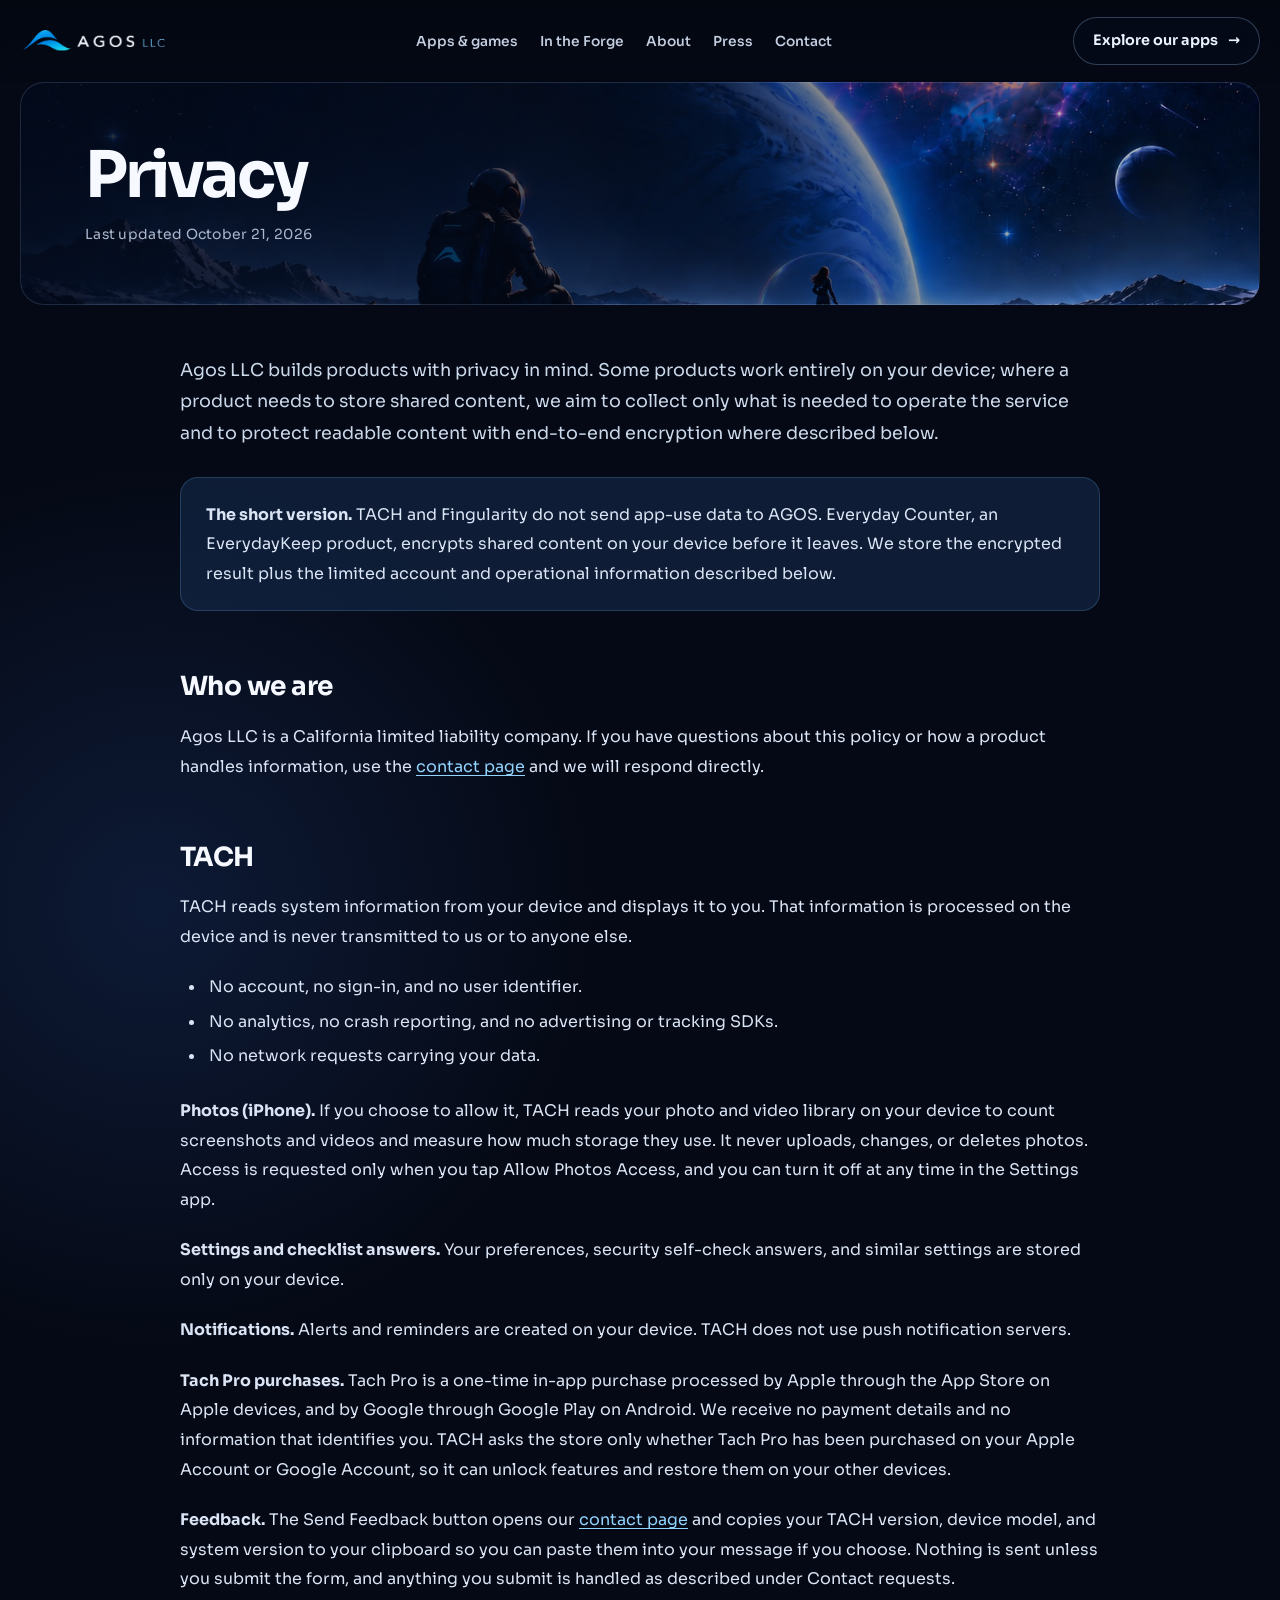
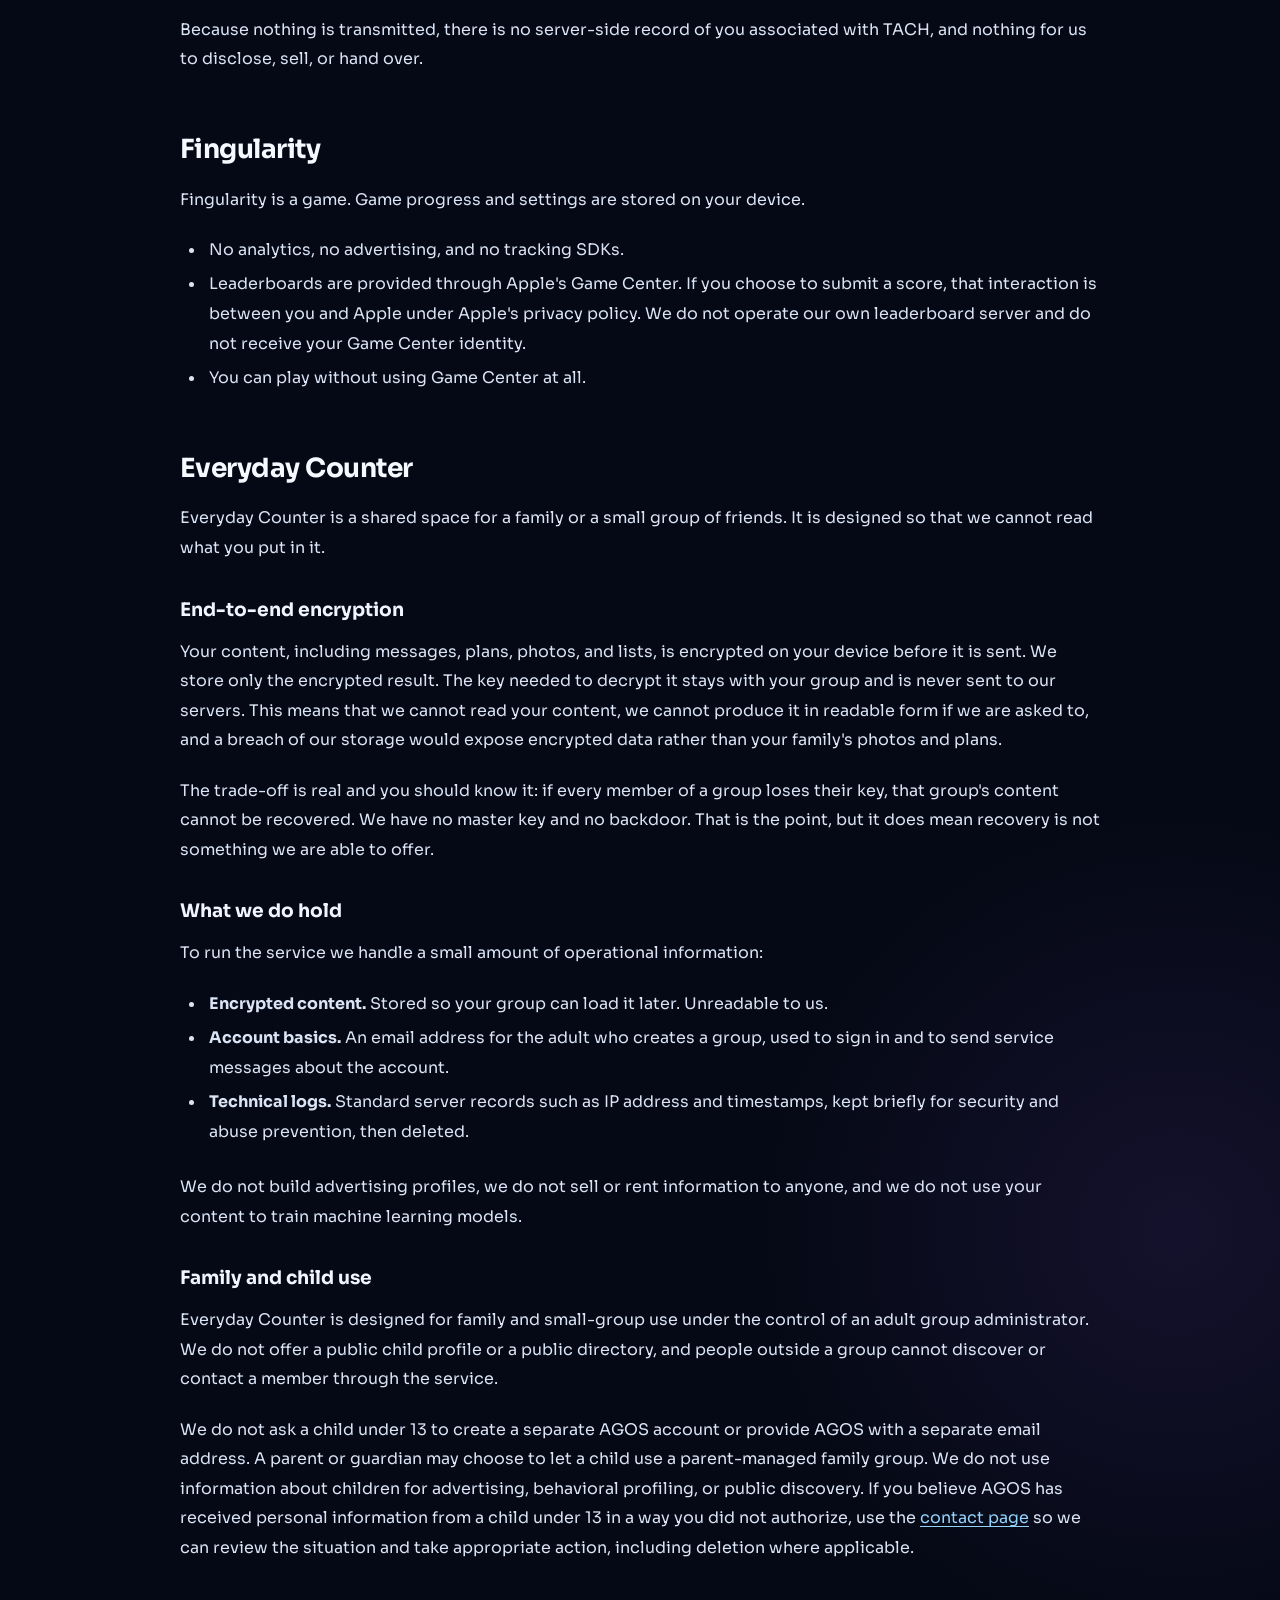
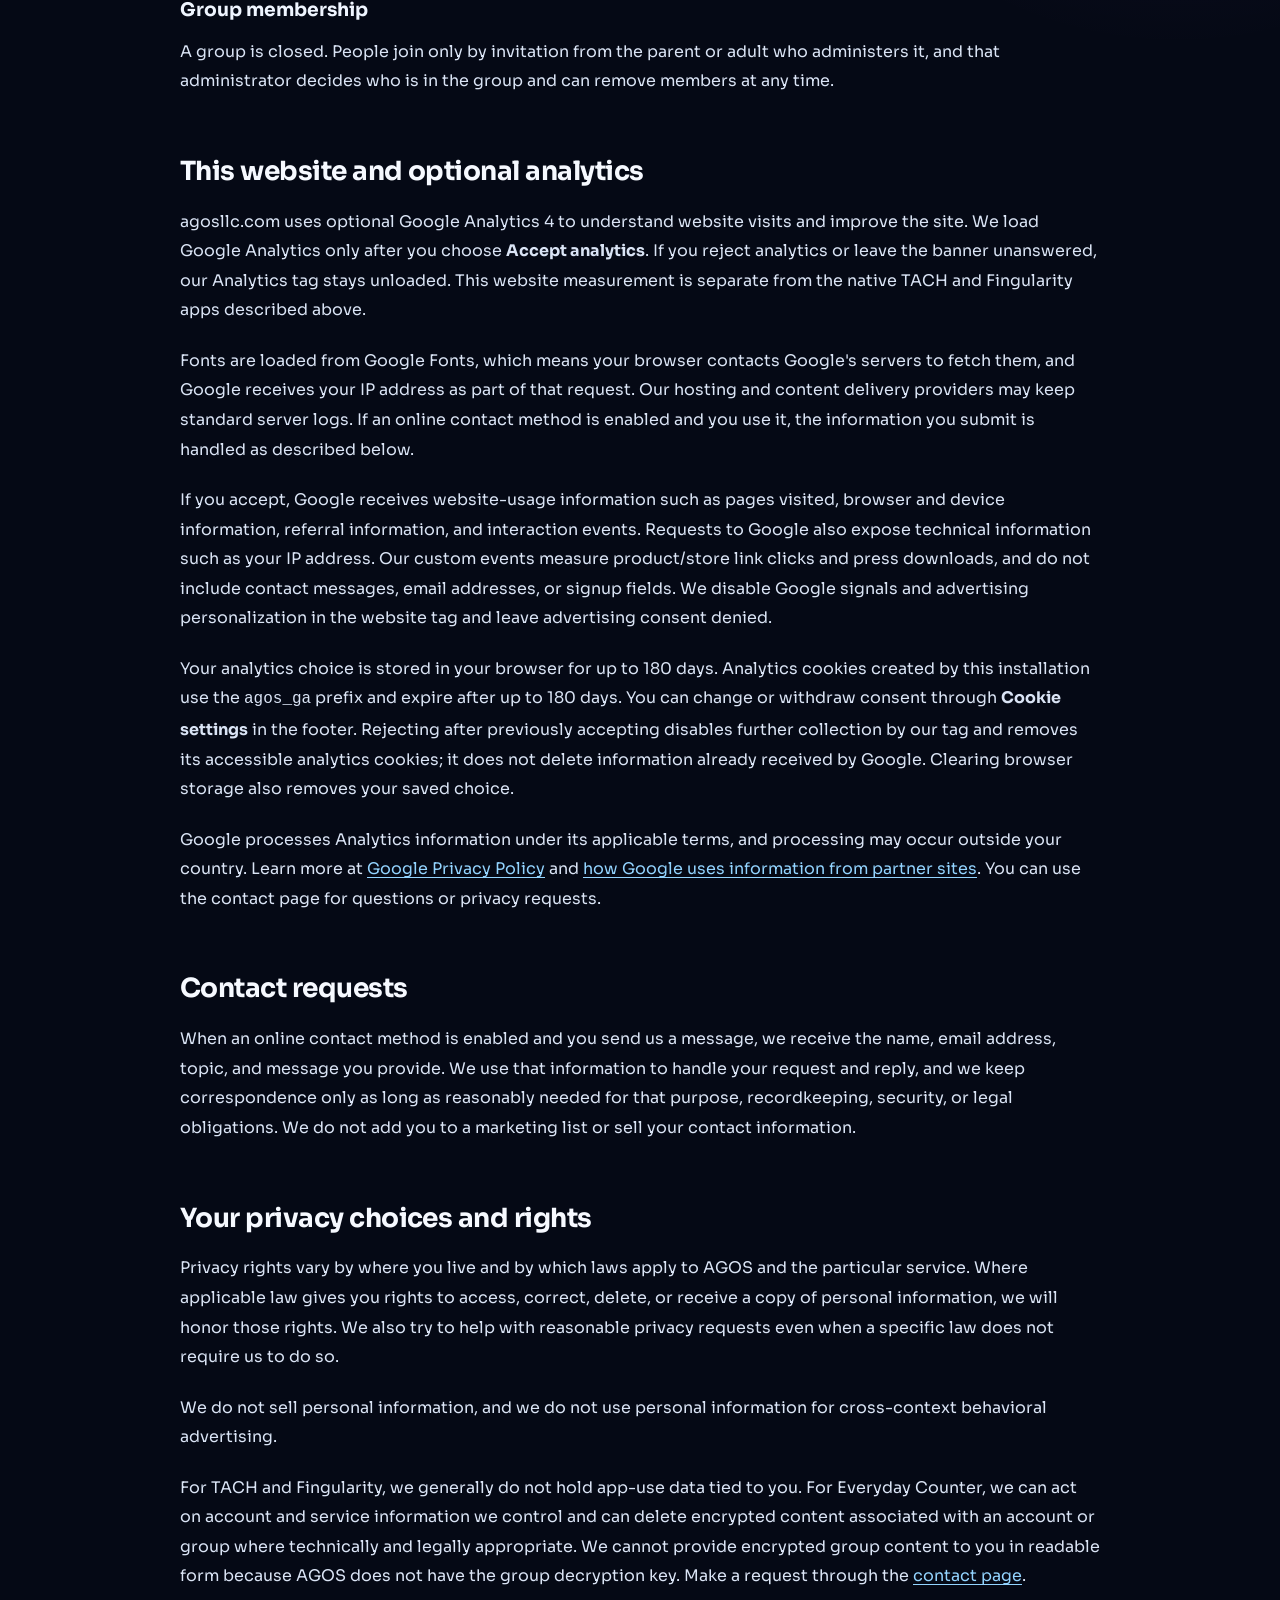
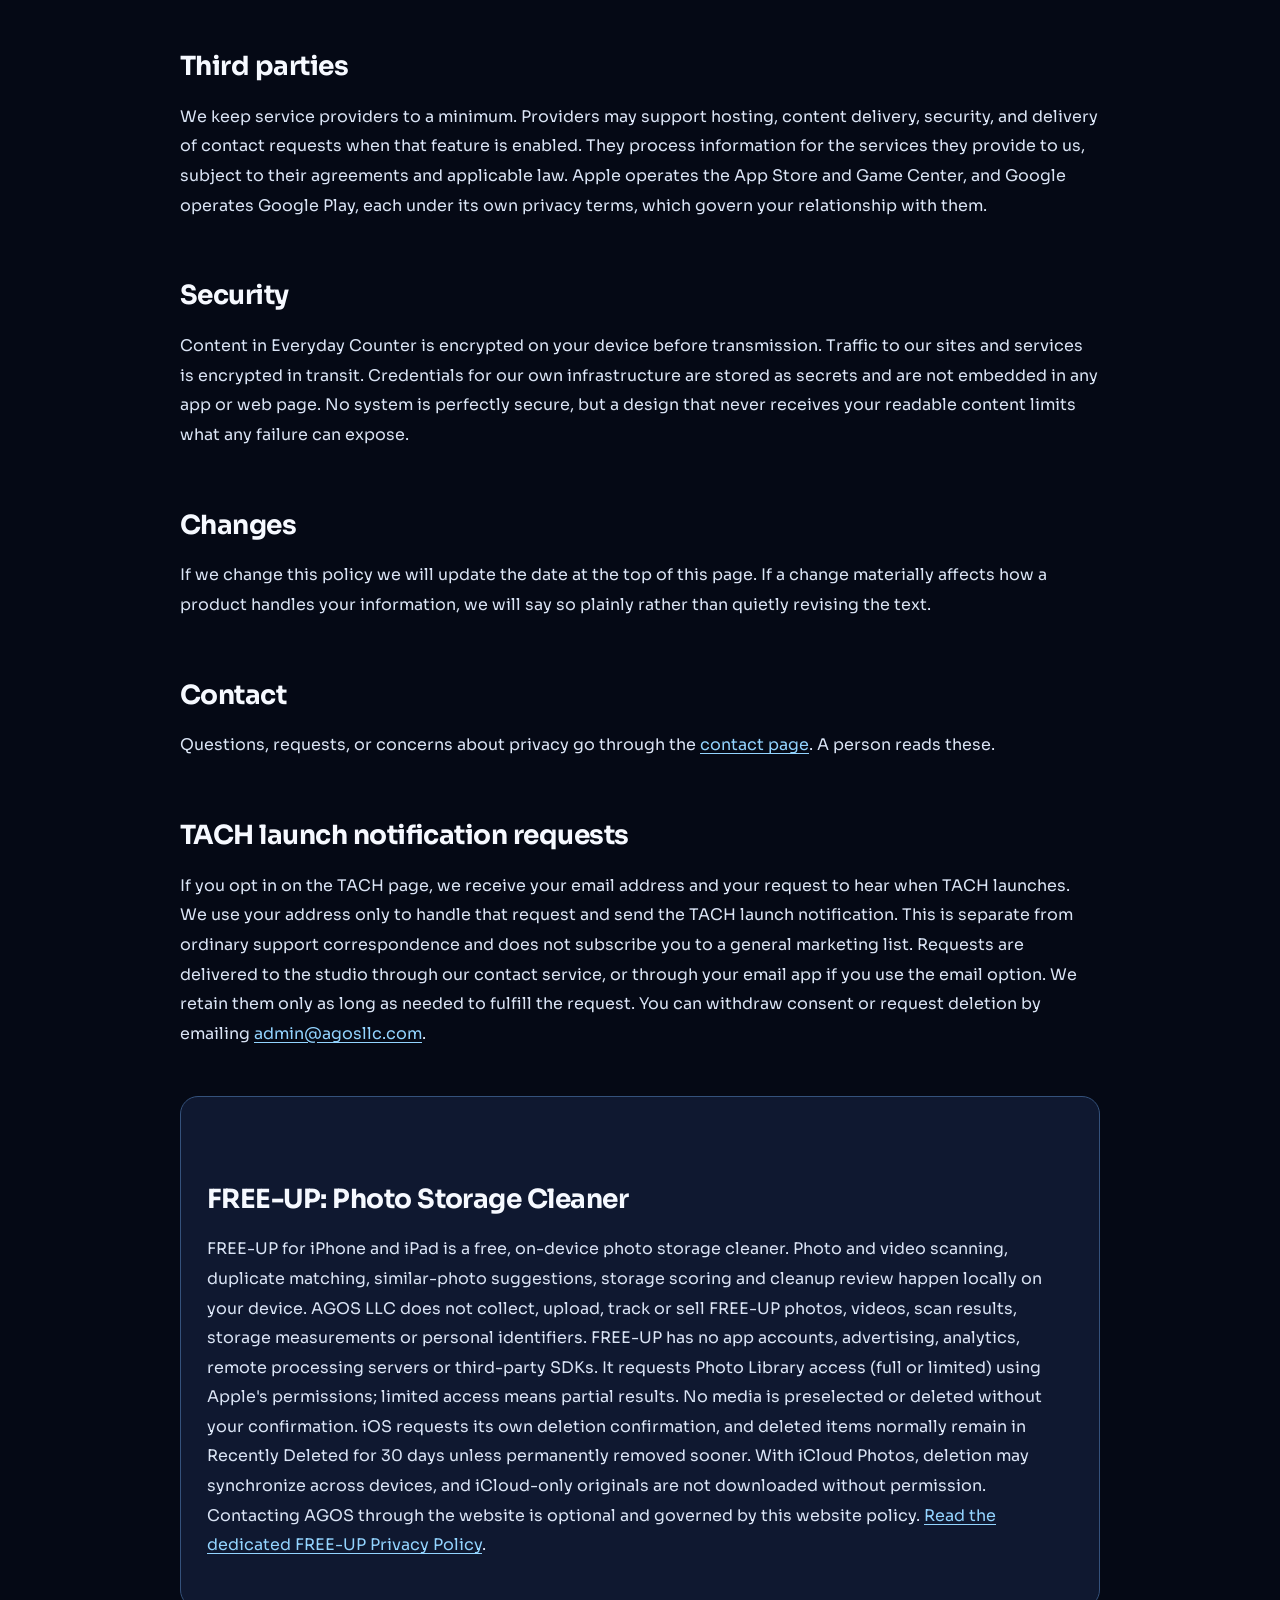
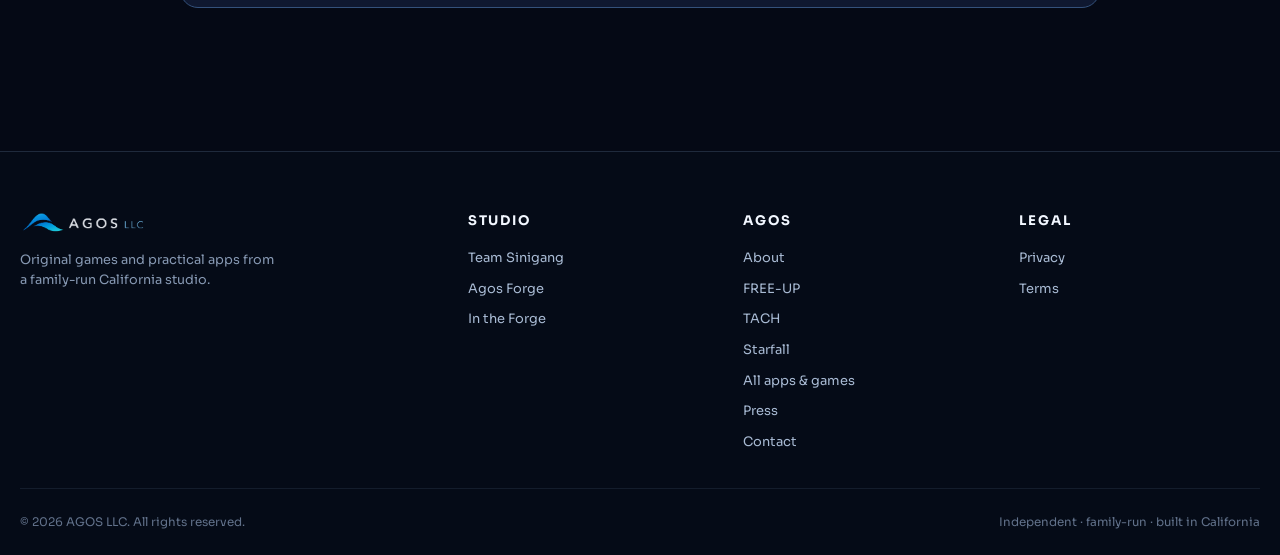
<file: privacy/index.html>
<!DOCTYPE html>

<html lang="en">
<head>
<meta charset="utf-8"/>
<meta content="width=device-width, initial-scale=1.0" name="viewport"/>
<title>Privacy — Agos LLC</title>
<meta content="How Agos LLC handles information in TACH, Fingularity, Everyday Counter, and on agosllc.com." name="description"/>
<link href="/assets/favicon.png" rel="icon" type="image/png"/>
<link href="https://fonts.googleapis.com" rel="preconnect"/>
<link crossorigin="" href="https://fonts.gstatic.com" rel="preconnect"/>
<link href="https://fonts.googleapis.com/css2?family=Sora:wght@400;500;600;700&amp;display=swap" rel="stylesheet"/>

<link href="https://www.agosllc.com/privacy/" rel="canonical"/>
<meta content="website" property="og:type"/>
<meta content="AGOS LLC" property="og:site_name"/>
<meta content="https://www.agosllc.com/privacy/" property="og:url"/>
<meta content="Privacy Policy — AGOS LLC" property="og:title"/>
<meta content="How AGOS LLC handles personal information across its sites and apps." property="og:description"/>
<meta content="https://www.agosllc.com/assets/hero.jpg" property="og:image"/>
<meta content="1920" property="og:image:width"/>
<meta content="1081" property="og:image:height"/>
<meta content="en_US" property="og:locale"/>
<meta content="summary_large_image" name="twitter:card"/>
<meta content="https://www.agosllc.com/assets/hero.jpg" name="twitter:image"/>
<link href="/assets/analytics/consent-v1.css" rel="stylesheet"/>
<script defer="" src="/assets/analytics/consent-v1.js"></script>
<link href="/assets/refresh/contact-header-v2.css" rel="stylesheet"/>
<link href="/assets/launch/studio-20261018.css" rel="stylesheet"/>
<style>
    :root {
      --bg:#050915;
      --bg2:#081225;
      --panel:rgba(12,25,48,.72);
      --panel-strong:#0c1730;
      --line:rgba(170,207,255,.15);
      --line-strong:rgba(170,207,255,.28);
      --text:#f6f9ff;
      --muted:#aab8cf;
      --soft:#73839d;
      --blue:#58a6ff;
      --cyan:#61e6ff;
      --purple:#ad85ff;
      --warm:#ffb168;
      --green:#75e5b4;
      --max:1240px;
      --radius:24px;
      --shadow:0 24px 80px rgba(0,0,0,.34);
    }

    *{box-sizing:border-box}
    html{scroll-behavior:smooth;background:var(--bg)}
    body{
      margin:0;
      font-family:"Sora",system-ui,-apple-system,BlinkMacSystemFont,"Segoe UI",sans-serif;
      color:var(--text);
      background:
        radial-gradient(circle at 12% 12%,rgba(64,131,255,.14),transparent 28rem),
        radial-gradient(circle at 92% 40%,rgba(161,89,255,.10),transparent 26rem),
        var(--bg);
      line-height:1.6;
      overflow-x:hidden;
    }
    a{color:inherit}
    img{max-width:100%;display:block}
    button,input{font:inherit}
    .wrap{width:min(var(--max),calc(100% - 40px));margin-inline:auto}
    .eyebrow{
      display:inline-flex;align-items:center;gap:9px;
      font-size:.72rem;font-weight:700;letter-spacing:.18em;text-transform:uppercase;color:#9ec9ff;
    }
    .eyebrow::before{content:"";width:28px;height:1px;background:linear-gradient(90deg,var(--cyan),transparent)}
    .section-title{margin:14px 0 14px;font-size:clamp(2rem,4.2vw,4rem);line-height:1.02;letter-spacing:-.055em;max-width:850px}
    .section-copy{margin:0;color:var(--muted);font-size:clamp(1rem,1.5vw,1.12rem);max-width:720px}
    .button{
      display:inline-flex;align-items:center;justify-content:center;gap:10px;
      min-height:48px;padding:0 19px;border-radius:999px;text-decoration:none;font-weight:650;font-size:.9rem;
      border:1px solid transparent;transition:transform .2s,border-color .2s,background .2s,color .2s;
    }
    .button:hover{transform:translateY(-2px)}
    .button.primary{background:linear-gradient(135deg,#d7ecff,#76c5ff);color:#07101d;box-shadow:0 10px 30px rgba(88,166,255,.22)}
    .button.ghost{border-color:var(--line-strong);background:rgba(6,14,30,.48);backdrop-filter:blur(12px);color:#eaf3ff}
    .button.ghost:hover{background:rgba(18,36,66,.72);border-color:rgba(172,211,255,.45)}

    /* Header */
    header{
      position:fixed;z-index:50;top:0;left:0;right:0;
      background:linear-gradient(180deg,rgba(3,7,16,.88),rgba(3,7,16,.45),transparent);
      backdrop-filter:blur(3px);
    }
    .nav{
      min-height:82px;display:flex;align-items:center;justify-content:space-between;gap:26px;
    }
    .brand{display:flex;align-items:center;text-decoration:none;min-width:155px}
    .brand img{width:148px;height:auto;opacity:.95}
    .links{display:flex;align-items:center;gap:28px;list-style:none;margin:0;padding:0}
    .links a{text-decoration:none;color:#c3cee0;font-size:.86rem;font-weight:550;transition:color .18s}
    .links a:hover{color:white}
    .nav-right{display:flex;align-items:center;gap:12px}
    .menu{display:none;background:rgba(7,15,30,.7);color:#fff;border:1px solid var(--line-strong);border-radius:999px;padding:9px 14px}

    /* Hero */
    .hero{position:relative;min-height:820px;height:100svh;max-height:980px;display:flex;align-items:center;isolation:isolate;overflow:hidden}
    .hero-bg{position:absolute;inset:0;z-index:-3;background:url('/assets/hero.jpg') center center / cover no-repeat;transform:scale(1.015)}
    .hero::before{
      content:"";position:absolute;inset:0;z-index:-2;
      background:
        linear-gradient(90deg,rgba(2,7,17,.88) 0%,rgba(2,7,17,.72) 28%,rgba(2,7,17,.22) 60%,rgba(2,7,17,.02) 100%),
        linear-gradient(180deg,rgba(2,7,17,.45) 0%,transparent 22%,transparent 70%,#050915 100%);
    }
    .hero::after{content:"";position:absolute;inset:auto 0 0;height:160px;z-index:-1;background:linear-gradient(180deg,transparent,var(--bg))}
    .hero-content{padding-top:80px;width:min(690px,62vw)}
    .hero h1{font-size:clamp(3.2rem,7vw,6.7rem);line-height:.93;letter-spacing:-.065em;margin:22px 0 24px;font-weight:650;text-wrap:balance}
    .hero h1 span{display:block;color:#b9d8ff}
    .hero p{font-size:clamp(1.05rem,1.6vw,1.25rem);color:#c2cde0;max-width:610px;margin:0 0 30px;text-shadow:0 2px 20px rgba(0,0,0,.4)}
    .hero-actions{display:flex;gap:12px;flex-wrap:wrap}
    .hero-note{margin-top:28px;display:flex;align-items:center;gap:12px;color:#97a9c3;font-size:.79rem;letter-spacing:.04em}
    .hero-note::before{content:"";width:7px;height:7px;border-radius:50%;background:var(--cyan);box-shadow:0 0 16px var(--cyan)}
    .scroll-note{position:absolute;bottom:42px;left:50%;transform:translateX(-50%);font-size:.68rem;letter-spacing:.19em;text-transform:uppercase;color:rgba(217,231,255,.55)}

    /* Company intro */
    .intro{padding:105px 0 75px;position:relative}
    .intro-grid{display:grid;grid-template-columns:.85fr 1.15fr;gap:80px;align-items:start}
    .intro-stat{border-left:1px solid var(--line);padding-left:24px;color:var(--soft);font-size:.84rem;text-transform:uppercase;letter-spacing:.12em;line-height:1.9}
    .intro-stat strong{display:block;color:#eef6ff;font-size:1.05rem;letter-spacing:0;text-transform:none;margin-bottom:4px}
    .intro h2{font-size:clamp(2.4rem,5vw,4.9rem);line-height:1.01;letter-spacing:-.055em;margin:0 0 24px}
    .intro p{color:var(--muted);font-size:1.05rem;max-width:760px;margin:0}
    .intro p+p{margin-top:16px}

    /* Universe */
    .universe{padding:90px 0 110px;position:relative}
    .universe::before{
      content:"";position:absolute;left:50%;top:40px;width:min(1000px,90vw);height:520px;transform:translateX(-50%);border:1px solid rgba(101,159,240,.08);border-radius:50%;filter:blur(.2px);pointer-events:none;
    }
    .universe-head{display:flex;justify-content:space-between;gap:40px;align-items:end;margin-bottom:42px}
    .universe-head .section-copy{max-width:530px}
    .brand-grid{display:grid;grid-template-columns:repeat(4,1fr);gap:18px}
    .brand-card{
      position:relative;overflow:hidden;min-height:420px;padding:30px;border:1px solid var(--line);border-radius:var(--radius);
      background:linear-gradient(160deg,rgba(17,35,67,.82),rgba(8,17,35,.74));text-decoration:none;box-shadow:var(--shadow);
      transition:transform .28s ease,border-color .28s ease;
    }
    .brand-card:hover{transform:translateY(-7px);border-color:var(--accent)}
    .brand-card::before{content:"";position:absolute;width:250px;height:250px;border-radius:50%;right:-85px;top:-90px;background:radial-gradient(circle,var(--glow),transparent 70%);opacity:.55}
    .brand-card::after{content:"";position:absolute;inset:0;background:linear-gradient(180deg,transparent 48%,rgba(1,6,16,.48));pointer-events:none}
    .brand-card > *{position:relative;z-index:1}
    .brand-card .orb{width:58px;height:58px;border-radius:50%;display:grid;place-items:center;margin-bottom:88px;border:1px solid color-mix(in srgb,var(--accent) 55%,transparent);background:color-mix(in srgb,var(--accent) 11%,transparent);box-shadow:inset 0 0 24px color-mix(in srgb,var(--accent) 12%,transparent),0 0 34px color-mix(in srgb,var(--accent) 9%,transparent)}
    .brand-card .orb svg{width:28px;height:28px;stroke:var(--accent)}
    .brand-card .mini{font-size:.67rem;font-weight:700;letter-spacing:.16em;text-transform:uppercase;color:var(--accent)}
    .brand-card h3{font-size:1.65rem;letter-spacing:-.035em;margin:9px 0 10px}
    .brand-card p{color:#aebcd1;margin:0 0 24px;font-size:.94rem}
    .brand-card .arrow{position:absolute;left:30px;bottom:28px;font-weight:700;font-size:.85rem;color:#e8f3ff}
    .brand-card.sinigang{--accent:#ffb46c;--glow:rgba(255,139,55,.38)}
    .brand-card.forge{--accent:#7ab7ff;--glow:rgba(64,145,255,.42)}
    .brand-card.keep{--accent:#7ce5b6;--glow:rgba(78,214,155,.34)}

    /* Products */
    .products{padding:105px 0;background:linear-gradient(180deg,rgba(7,17,35,.3),rgba(8,19,39,.78),rgba(5,9,21,.95));border-block:1px solid var(--line)}
    .products-head{display:grid;grid-template-columns:1.1fr .9fr;gap:55px;align-items:end;margin-bottom:42px}
    .product-grid{display:grid;grid-template-columns:repeat(3,1fr);gap:18px}
    .product-card{border:1px solid var(--line);border-radius:22px;overflow:hidden;background:#091429;transition:transform .25s,border-color .25s}
    .product-card:hover{transform:translateY(-5px);border-color:var(--line-strong)}
    .product-image{aspect-ratio:16/10;overflow:hidden;background:#0c1730}
    .product-image img{width:100%;height:100%;object-fit:cover;transition:transform .5s ease}
    .product-card:hover .product-image img{transform:scale(1.035)}
    .product-body{padding:24px}
    .product-brand{font-size:.65rem;text-transform:uppercase;letter-spacing:.14em;color:#7fa8d8;font-weight:700}
    .product-body h3{font-size:1.4rem;letter-spacing:-.03em;margin:8px 0}
    .product-body p{color:var(--muted);font-size:.91rem;margin:0 0 20px;min-height:68px}
    .product-link{display:inline-flex;gap:8px;align-items:center;color:#d9ebff;text-decoration:none;font-size:.82rem;font-weight:650}
    .product-meta{display:flex;gap:8px;flex-wrap:wrap;margin-top:20px}
    .chip{padding:6px 9px;border:1px solid var(--line);border-radius:999px;color:#8395b1;font-size:.66rem;text-transform:uppercase;letter-spacing:.08em}

    /* TACH preview */
    .tach-preview{padding:105px 0 115px;background:radial-gradient(circle at 50% 18%,rgba(40,127,255,.13),transparent 40%),#050b18;border-bottom:1px solid var(--line)}
    .tach-preview-shell{border:1px solid var(--line-strong);border-radius:32px;padding:clamp(28px,4vw,44px);background:linear-gradient(180deg,rgba(10,18,34,.92),rgba(6,12,24,.98));box-shadow:var(--shadow)}
    .tach-preview-head{display:grid;grid-template-columns:1fr;gap:14px;align-items:start;margin-bottom:36px;max-width:860px}
    .tach-preview-copy{color:var(--muted);max-width:760px;margin:0;font-size:.98rem;line-height:1.72}
    .tach-shot-grid{display:grid;grid-template-columns:repeat(2,minmax(0,1fr));gap:24px;align-items:stretch}
    .tach-shot{display:flex;flex-direction:column;border:1px solid rgba(145,188,245,.14);border-radius:28px;background:linear-gradient(180deg,rgba(11,20,38,.96),rgba(6,12,24,.98));padding:18px;box-shadow:0 24px 64px rgba(0,0,0,.24)}
    .tach-shot-media{padding:12px;border:1px solid rgba(145,188,245,.12);border-radius:22px;background:radial-gradient(circle at 50% 0%,rgba(45,127,255,.10),transparent 55%),#08111f}
    .tach-shot img{display:block;width:100%;height:auto;border-radius:16px;background:#050b18}
    .tach-shot figcaption{padding:18px 6px 6px}
    .tach-label{display:inline-flex;align-items:center;padding:7px 10px;border:1px solid rgba(145,188,245,.18);border-radius:999px;color:#8fb3df;font-size:.66rem;text-transform:uppercase;letter-spacing:.12em;font-weight:700;margin-bottom:12px}
    .tach-shot figcaption h3{margin:0 0 8px;font-size:1.08rem;letter-spacing:-.02em}
    .tach-shot figcaption p{margin:0;color:var(--muted);font-size:.92rem;line-height:1.62}

    /* Build */
    .build{padding:115px 0}
    .build-grid{display:grid;grid-template-columns:.85fr 1.15fr;gap:70px;align-items:start}
    .principles{display:grid;gap:0;border-top:1px solid var(--line)}
    .principle{display:grid;grid-template-columns:56px 1fr;gap:18px;padding:28px 0;border-bottom:1px solid var(--line)}
    .num{font-size:.72rem;color:#5f7698;padding-top:4px}
    .principle h3{margin:0 0 6px;font-size:1.15rem}
    .principle p{margin:0;color:var(--muted);font-size:.92rem}

    /* AGOS meaning */
    .meaning{padding:30px 0 110px}
    .meaning-card{
      position:relative;overflow:hidden;display:grid;grid-template-columns:1.15fr .85fr;gap:45px;padding:clamp(32px,5vw,64px);border-radius:30px;border:1px solid var(--line-strong);background:linear-gradient(135deg,rgba(14,34,65,.9),rgba(8,18,38,.9));box-shadow:var(--shadow)
    }
    .meaning-card::before{content:"";position:absolute;width:520px;height:520px;border-radius:50%;right:-240px;top:-210px;border:1px solid rgba(105,185,255,.17);box-shadow:0 0 90px rgba(65,143,255,.10),inset 0 0 90px rgba(80,155,255,.08)}
    .meaning-card h2{font-size:clamp(2.2rem,4.8vw,4.5rem);letter-spacing:-.055em;line-height:.98;margin:15px 0 20px}
    .meaning-card p{color:#b4c3d8;max-width:700px;margin:0}
    .meaning-aside{align-self:end;padding-left:30px;border-left:1px solid var(--line);position:relative}
    .meaning-aside strong{display:block;font-size:1.5rem;letter-spacing:-.04em;margin-bottom:8px}
    .meaning-aside span{color:var(--soft);font-size:.86rem}

    /* Closing */
    .closing{padding:90px 0 105px;text-align:center}
    .closing .eyebrow{justify-content:center}
    .closing h2{font-size:clamp(2.4rem,5.5vw,5.3rem);letter-spacing:-.06em;line-height:.96;margin:18px auto 22px;max-width:900px}
    .closing p{color:var(--muted);max-width:650px;margin:0 auto 28px}
    .closing-actions{display:flex;justify-content:center;gap:12px;flex-wrap:wrap}

    footer{border-top:1px solid var(--line);padding:42px 0 36px;color:#8291a9;background:#040812}
    .footer-grid{display:grid;grid-template-columns:1.2fr repeat(3,.7fr);gap:35px}
    .footer-brand img{width:126px;opacity:.88;margin-bottom:14px;height:auto;max-width:100%;}
    .footer-brand p{font-size:.8rem;color:#697b96;max-width:260px;margin:0}
    footer h4{font-size:.67rem;letter-spacing:.14em;text-transform:uppercase;color:#8297b7;margin:0 0 13px}
    footer ul{list-style:none;margin:0;padding:0;display:grid;gap:8px}
    footer a{text-decoration:none;color:#9aa9bf;font-size:.82rem}
    footer a:hover{color:white}
    .legal{border-top:1px solid rgba(170,207,255,.09);margin-top:35px;padding-top:24px;display:flex;justify-content:space-between;gap:20px;flex-wrap:wrap;color:#62728b;font-size:.74rem}

    .reveal{opacity:0;transform:translateY(18px);transition:opacity .75s ease,transform .75s ease}
    .reveal.show{opacity:1;transform:none}

    @media(max-width:980px){
      .hero{min-height:760px;height:90svh}
      .hero-content{width:min(680px,80vw)}
      .hero::before{background:linear-gradient(90deg,rgba(2,7,17,.88) 0%,rgba(2,7,17,.64) 55%,rgba(2,7,17,.15) 100%),linear-gradient(180deg,rgba(2,7,17,.4),transparent 45%,#050915)}
      .intro-grid,.build-grid,.meaning-card,.products-head{grid-template-columns:1fr;gap:32px}
      .brand-grid,.product-grid{grid-template-columns:1fr}
      .brand-card{min-height:330px}
      .brand-card .orb{margin-bottom:65px}
      .product-body p{min-height:auto}
      .universe-head{display:block}.universe-head .section-copy{margin-top:18px}

      .tach-preview-shell{padding:24px}
      .tach-preview-head{gap:16px;margin-bottom:26px}
      .tach-shot-grid{grid-template-columns:1fr}
      .footer-grid{grid-template-columns:1fr 1fr}
      .meaning-aside{padding-left:0;padding-top:24px;border-left:0;border-top:1px solid var(--line)}
    }
    @media(max-width:760px){
      .wrap{width:min(var(--max),calc(100% - 28px))}
      .links,.nav-right .button{display:none}
      .menu{display:block}
      .nav.open .links{display:flex;position:absolute;left:14px;right:14px;top:72px;flex-direction:column;align-items:stretch;gap:4px;padding:13px;border:1px solid var(--line-strong);border-radius:18px;background:rgba(5,12,25,.96);box-shadow:0 18px 60px rgba(0,0,0,.4)}
      .nav.open .links a{display:block;padding:11px 12px}
      .brand img{width:132px}
      .hero{height:88svh;min-height:700px;align-items:flex-end;padding-bottom:100px}
      .hero-bg{background-position:58% center}
      .hero::before{background:linear-gradient(180deg,rgba(2,7,17,.28) 0%,rgba(2,7,17,.24) 24%,rgba(2,7,17,.70) 56%,#050915 100%)}
      .hero-content{width:100%;padding-top:120px}
      .hero h1{font-size:clamp(2.85rem,14vw,5rem);max-width:640px}
      .hero p{font-size:1rem;max-width:520px}
      .scroll-note{display:none}
      .intro{padding-top:80px}
      .universe,.products,.build{padding-block:80px}
      .footer-grid{grid-template-columns:1fr 1fr}
    }
    @media(max-width:520px){
      .footer-grid{grid-template-columns:1fr}
      .hero-actions .button{width:100%}
      .brand-card{padding:24px}
      .brand-card .arrow{left:24px}
      .principle{grid-template-columns:38px 1fr}
    }
    @media(prefers-reduced-motion:reduce){
      html{scroll-behavior:auto}.reveal{opacity:1;transform:none;transition:none}.button,.brand-card,.product-card,.product-image img{transition:none}
    }
  @media(min-width:761px) and (max-width:980px){.links{gap:18px}.nav-right .button{display:none}}
</style><style>
/* Privacy page: use the homepage's design system and unified footer. */
body {font-family:"Sora",system-ui,-apple-system,sans-serif;}
.page-band {width:min(1240px,calc(100% - 40px));margin:42px auto 0;padding:58px clamp(24px,5vw,70px);background:linear-gradient(90deg,rgba(3,10,26,.89) 0%,rgba(3,10,26,.67) 47%,rgba(3,10,26,.18) 100%),url('/assets/hero.jpg') center 48% / cover no-repeat;border:1px solid rgba(170,207,255,.16);border-radius:24px;}
.page-band-inner {max-width:100%;margin:0;padding:0;position:relative;z-index:1;}
.page-band h1 {font-size:clamp(2.5rem,5vw,4.3rem);line-height:1.1;letter-spacing:-.045em;margin:0 0 12px;font-weight:700;color:#f6f9ff;}
.page-band .updated {color:#aab8cf;font-size:.87rem;letter-spacing:.02em;}
main.doc {width:min(920px,calc(100% - 40px));max-width:920px;margin:0 auto;padding:50px 0 95px;color:#dae4f5;font-size:1rem;line-height:1.85;}
main.doc p {margin:0 0 1.3em;}
main.doc .lede {font-size:1.1rem;line-height:1.8;color:#cbd9eb;}
main.doc h2 {font-size:clamp(1.26rem,2.8vw,1.65rem);line-height:1.35;letter-spacing:-.02em;color:#f6f9ff;margin:2.2em 0 .65em;}
main.doc h3 {color:#eff5ff;margin:1.6em 0 .5em;}
main.doc a {color:#93d4ff;text-underline-offset:3px;}
main.doc ul,main.doc ol {padding-left:1.6rem;margin:0 0 1.6rem;}
main.doc li {padding-left:.2rem;margin:.3rem 0;}
main.doc .callout {background:rgba(20,43,76,.6);border:1px solid rgba(133,193,252,.2);border-radius:18px;padding:22px 25px;margin:27px 0 35px;}
main.doc .callout p:last-child{margin-bottom:0;}
@media(max-width:650px){.page-band{margin-top:20px;padding:36px 25px;}main.doc{padding:35px 0 65px;}footer .footer-grid{gap:32px;}}
</style><link rel="stylesheet" href="/assets/consistency/footer-v1.css?v=20261022"/>
</head>
<body>
<header class="agos-site-header">
<div class="wrap nav" id="nav">
<a aria-label="AGOS LLC home" class="brand" href="/"><img alt="AGOS LLC" src="/assets/agos-logo-clear-20261017.png" width="700" height="146"/></a>
<ul class="links" id="site-links">
<li><a href="/#products">Apps &amp; games</a></li>
<li><a href="/#forge">In the Forge</a></li>
<li><a href="/#about">About</a></li>
<li><a href="/press/">Press</a></li>
<li><a href="/contact/">Contact</a></li>
</ul>
<div class="nav-right">
<a class="button ghost" href="/#products">Explore our apps <span>→</span></a>
<button aria-controls="site-links" aria-expanded="false" class="menu" type="button">Menu</button>
</div></div></header>
<div class="page-band">
<div class="page-band-inner">
<h1>Privacy</h1>
<div class="updated">Last updated October 21, 2026</div>
</div>
</div>
<main class="doc">
<p class="lede">Agos LLC builds products with privacy in mind. Some products work entirely on your device; where a product needs to store shared content, we aim to collect only what is needed to operate the service and to protect readable content with end-to-end encryption where described below.</p>
<div class="callout">
<p><strong>The short version.</strong> TACH and Fingularity do not send app-use data to AGOS. Everyday Counter, an EverydayKeep product, encrypts shared content on your device before it leaves. We store the encrypted result plus the limited account and operational information described below.</p>
</div>
<h2>Who we are</h2>
<p>Agos LLC is a California limited liability company. If you have questions about this policy or how a product handles information, use the <a href="/contact">contact page</a> and we will respond directly.</p>
<h2>TACH</h2>
<p>TACH reads system information from your device and displays it to you. That information is processed on the device and is never transmitted to us or to anyone else.</p>
<ul>
<li>No account, no sign-in, and no user identifier.</li>
<li>No analytics, no crash reporting, and no advertising or tracking SDKs.</li>
<li>No network requests carrying your data.</li>
</ul>
<p><strong>Photos (iPhone).</strong> If you choose to allow it, TACH reads your photo and video library on your device to count screenshots and videos and measure how much storage they use. It never uploads, changes, or deletes photos. Access is requested only when you tap Allow Photos Access, and you can turn it off at any time in the Settings app.</p>
<p><strong>Settings and checklist answers.</strong> Your preferences, security self-check answers, and similar settings are stored only on your device.</p>
<p><strong>Notifications.</strong> Alerts and reminders are created on your device. TACH does not use push notification servers.</p>
<p><strong>Tach Pro purchases.</strong> Tach Pro is a one-time in-app purchase processed by Apple through the App Store on Apple devices, and by Google through Google Play on Android. We receive no payment details and no information that identifies you. TACH asks the store only whether Tach Pro has been purchased on your Apple Account or Google Account, so it can unlock features and restore them on your other devices.</p>
<p><strong>Feedback.</strong> The Send Feedback button opens our <a href="/contact">contact page</a> and copies your TACH version, device model, and system version to your clipboard so you can paste them into your message if you choose. Nothing is sent unless you submit the form, and anything you submit is handled as described under Contact requests.</p>
<p>Because nothing is transmitted, there is no server-side record of you associated with TACH, and nothing for us to disclose, sell, or hand over.</p>
<h2>Fingularity</h2>
<p>Fingularity is a game. Game progress and settings are stored on your device.</p>
<ul>
<li>No analytics, no advertising, and no tracking SDKs.</li>
<li>Leaderboards are provided through Apple's Game Center. If you choose to submit a score, that interaction is between you and Apple under Apple's privacy policy. We do not operate our own leaderboard server and do not receive your Game Center identity.</li>
<li>You can play without using Game Center at all.</li>
</ul>
<h2>Everyday Counter</h2>
<p>Everyday Counter is a shared space for a family or a small group of friends. It is designed so that we cannot read what you put in it.</p>
<h3>End-to-end encryption</h3>
<p>Your content, including messages, plans, photos, and lists, is encrypted on your device before it is sent. We store only the encrypted result. The key needed to decrypt it stays with your group and is never sent to our servers. This means that we cannot read your content, we cannot produce it in readable form if we are asked to, and a breach of our storage would expose encrypted data rather than your family's photos and plans.</p>
<p>The trade-off is real and you should know it: if every member of a group loses their key, that group's content cannot be recovered. We have no master key and no backdoor. That is the point, but it does mean recovery is not something we are able to offer.</p>
<h3>What we do hold</h3>
<p>To run the service we handle a small amount of operational information:</p>
<ul>
<li><strong>Encrypted content.</strong> Stored so your group can load it later. Unreadable to us.</li>
<li><strong>Account basics.</strong> An email address for the adult who creates a group, used to sign in and to send service messages about the account.</li>
<li><strong>Technical logs.</strong> Standard server records such as IP address and timestamps, kept briefly for security and abuse prevention, then deleted.</li>
</ul>
<p>We do not build advertising profiles, we do not sell or rent information to anyone, and we do not use your content to train machine learning models.</p>
<h3>Family and child use</h3>
<p>Everyday Counter is designed for family and small-group use under the control of an adult group administrator. We do not offer a public child profile or a public directory, and people outside a group cannot discover or contact a member through the service.</p>
<p>We do not ask a child under 13 to create a separate AGOS account or provide AGOS with a separate email address. A parent or guardian may choose to let a child use a parent-managed family group. We do not use information about children for advertising, behavioral profiling, or public discovery. If you believe AGOS has received personal information from a child under 13 in a way you did not authorize, use the <a href="/contact">contact page</a> so we can review the situation and take appropriate action, including deletion where applicable.</p>
<h3>Group membership</h3>
<p>A group is closed. People join only by invitation from the parent or adult who administers it, and that administrator decides who is in the group and can remove members at any time.</p>
<h2 id="website-analytics">This website and optional analytics</h2>
<p>agosllc.com uses optional Google Analytics 4 to understand website visits and improve the site. We load Google Analytics only after you choose <strong>Accept analytics</strong>. If you reject analytics or leave the banner unanswered, our Analytics tag stays unloaded. This website measurement is separate from the native TACH and Fingularity apps described above.</p>
<p>Fonts are loaded from Google Fonts, which means your browser contacts Google's servers to fetch them, and Google receives your IP address as part of that request. Our hosting and content delivery providers may keep standard server logs. If an online contact method is enabled and you use it, the information you submit is handled as described below.</p>
<p>If you accept, Google receives website-usage information such as pages visited, browser and device information, referral information, and interaction events. Requests to Google also expose technical information such as your IP address. Our custom events measure product/store link clicks and press downloads, and do not include contact messages, email addresses, or signup fields. We disable Google signals and advertising personalization in the website tag and leave advertising consent denied.</p>
<p>Your analytics choice is stored in your browser for up to 180 days. Analytics cookies created by this installation use the <code>agos_ga</code> prefix and expire after up to 180 days. You can change or withdraw consent through <strong>Cookie settings</strong> in the footer. Rejecting after previously accepting disables further collection by our tag and removes its accessible analytics cookies; it does not delete information already received by Google. Clearing browser storage also removes your saved choice.</p>
<p>Google processes Analytics information under its applicable terms, and processing may occur outside your country. Learn more at <a href="https://policies.google.com/privacy" rel="noopener" target="_blank">Google Privacy Policy</a> and <a href="https://policies.google.com/technologies/partner-sites" rel="noopener" target="_blank">how Google uses information from partner sites</a>. You can use the contact page for questions or privacy requests.</p>
<p><button class="agos-cookie-open" data-agos-cookie-settings="" hidden="" type="button">Cookie settings</button></p>
<h2>Contact requests</h2>
<p>When an online contact method is enabled and you send us a message, we receive the name, email address, topic, and message you provide. We use that information to handle your request and reply, and we keep correspondence only as long as reasonably needed for that purpose, recordkeeping, security, or legal obligations. We do not add you to a marketing list or sell your contact information.</p>
<h2>Your privacy choices and rights</h2>
<p>Privacy rights vary by where you live and by which laws apply to AGOS and the particular service. Where applicable law gives you rights to access, correct, delete, or receive a copy of personal information, we will honor those rights. We also try to help with reasonable privacy requests even when a specific law does not require us to do so.</p>
<p>We do not sell personal information, and we do not use personal information for cross-context behavioral advertising.</p>
<p>For TACH and Fingularity, we generally do not hold app-use data tied to you. For Everyday Counter, we can act on account and service information we control and can delete encrypted content associated with an account or group where technically and legally appropriate. We cannot provide encrypted group content to you in readable form because AGOS does not have the group decryption key. Make a request through the <a href="/contact">contact page</a>.</p>
<h2>Third parties</h2>
<p>We keep service providers to a minimum. Providers may support hosting, content delivery, security, and delivery of contact requests when that feature is enabled. They process information for the services they provide to us, subject to their agreements and applicable law. Apple operates the App Store and Game Center, and Google operates Google Play, each under its own privacy terms, which govern your relationship with them.</p>
<h2>Security</h2>
<p>Content in Everyday Counter is encrypted on your device before transmission. Traffic to our sites and services is encrypted in transit. Credentials for our own infrastructure are stored as secrets and are not embedded in any app or web page. No system is perfectly secure, but a design that never receives your readable content limits what any failure can expose.</p>
<h2>Changes</h2>
<p>If we change this policy we will update the date at the top of this page. If a change materially affects how a product handles your information, we will say so plainly rather than quietly revising the text.</p>
<h2>Contact</h2>
<p>Questions, requests, or concerns about privacy go through the <a href="/contact">contact page</a>. A person reads these.</p>
<h2 id="launch-updates">TACH launch notification requests</h2><p>If you opt in on the TACH page, we receive your email address and your request to hear when TACH launches. We use your address only to handle that request and send the TACH launch notification. This is separate from ordinary support correspondence and does not subscribe you to a general marketing list. Requests are delivered to the studio through our contact service, or through your email app if you use the email option. We retain them only as long as needed to fulfill the request. You can withdraw consent or request deletion by emailing <a href="/contact/?topic=tach&amp;subject=Remove+TACH+launch+notification+request">admin@agosllc.com</a>.</p>
<section id="free-up" class="free-up-legal-addition" style="margin:48px 0;padding:26px;border:1px solid #34517b;border-radius:18px;background:#0f1830"><h2>FREE-UP: Photo Storage Cleaner</h2><p>FREE-UP for iPhone and iPad is a free, on-device photo storage cleaner. Photo and video scanning, duplicate matching, similar-photo suggestions, storage scoring and cleanup review happen locally on your device. AGOS LLC does not collect, upload, track or sell FREE-UP photos, videos, scan results, storage measurements or personal identifiers. FREE-UP has no app accounts, advertising, analytics, remote processing servers or third-party SDKs. It requests Photo Library access (full or limited) using Apple's permissions; limited access means partial results. No media is preselected or deleted without your confirmation. iOS requests its own deletion confirmation, and deleted items normally remain in Recently Deleted for 30 days unless permanently removed sooner. With iCloud Photos, deletion may synchronize across devices, and iCloud-only originals are not downloaded without permission. Contacting AGOS through the website is optional and governed by this website policy. <a href="/free-up/privacy/">Read the dedicated FREE-UP Privacy Policy</a>.</p></section></main>
<footer class="agos-unified-footer">
<div class="wrap">
<div class="footer-grid">
<div class="footer-brand">
<img alt="AGOS LLC" src="/assets/press/agos-logo-transparent.png" width="700" height="146"/>
<p>Original games and practical apps from a family-run California studio.</p>
</div>
<div>
<h4>Studio</h4>
<ul>
<li><a href="https://www.teamsinigang.com/" rel="noopener" target="_blank">Team Sinigang</a></li>
<li><a href="https://www.agosforge.com/" rel="noopener" target="_blank">Agos Forge</a></li>
<li><a href="/#forge">In the Forge</a></li>
</ul>
</div>
<div>
<h4>AGOS</h4>
<ul>
<li><a href="/#about">About</a></li>
<li><a href="/free-up/">FREE-UP</a></li><li><a href="/tach/">TACH</a></li><li><a href="/starfall/">Starfall</a></li><li><a href="/#products">All apps &amp; games</a></li>
<li><a href="/press/">Press</a></li>
<li><a href="/contact/">Contact</a></li>
</ul>
</div>
<div>
<h4>Legal</h4>
<ul>
<li><a href="/privacy/">Privacy</a></li>
<li><a href="/terms/">Terms</a></li>
<li><button type="button" class="agos-cookie-open" data-agos-cookie-settings hidden>Cookie settings</button></li>
</ul>
</div>
</div>
<div class="legal">
<span>© 2026 AGOS LLC. All rights reserved.</span>
<span>Independent · family-run · built in California</span>
</div>
</div>
</footer>
<script defer="" src="/assets/refresh/contact-header-v2.js"></script></body>
</html>
</file>
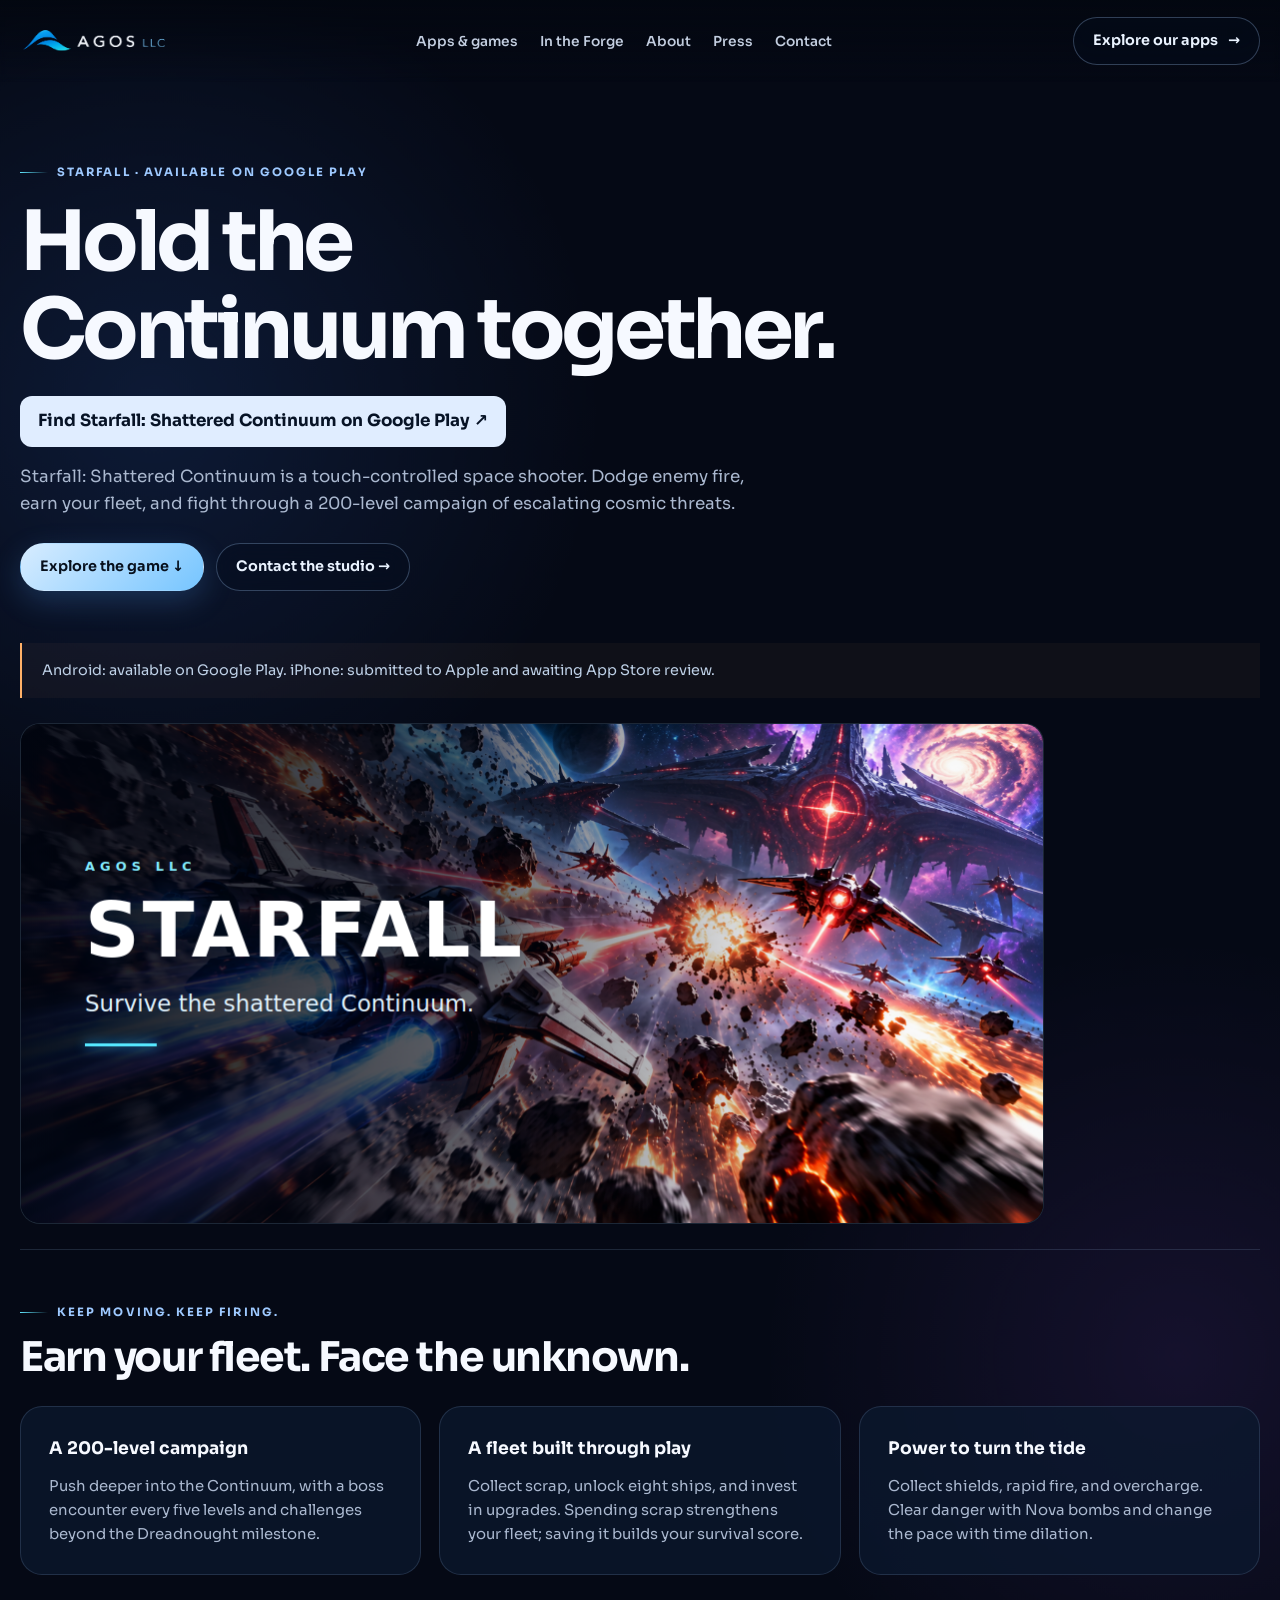
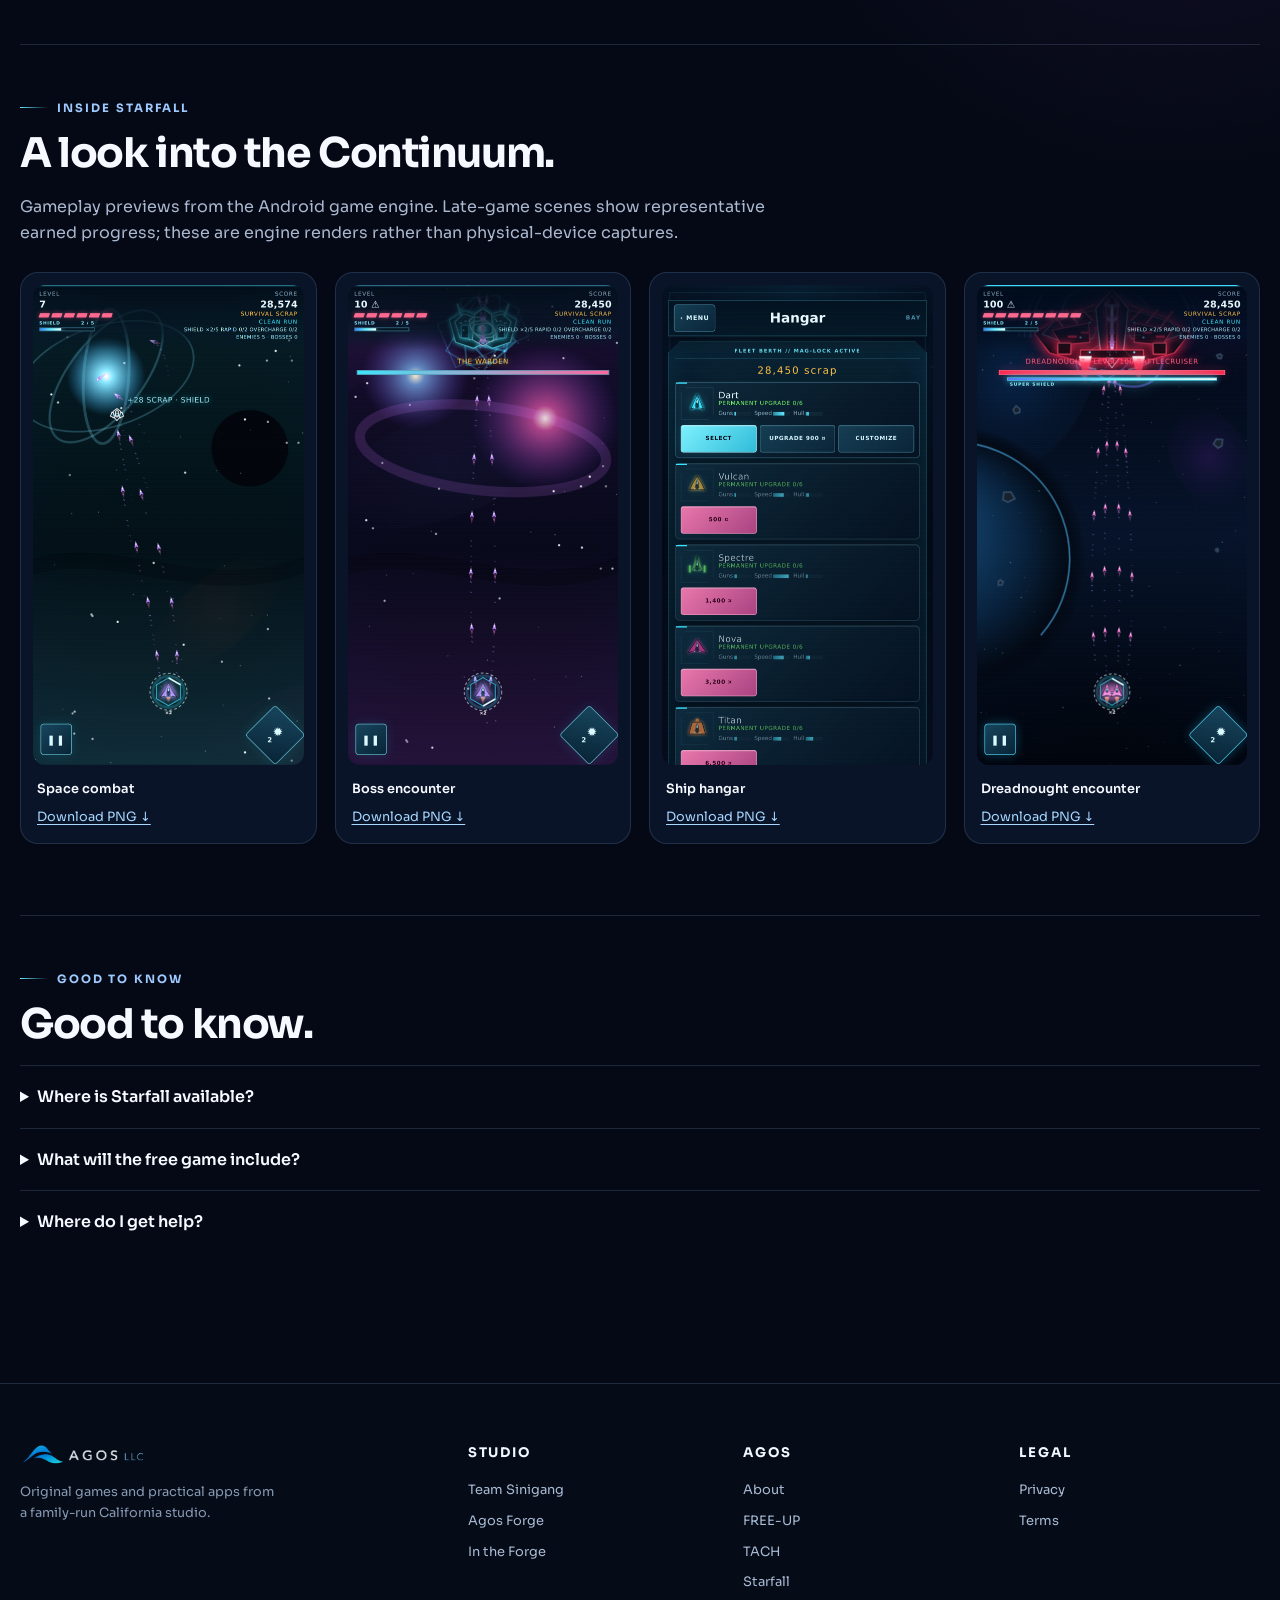
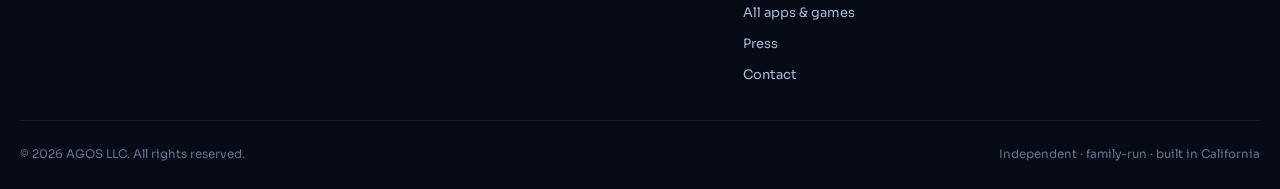
<file: starfall/index.html>
<!doctype html><html lang="en"><head><meta charset="utf-8"><meta name="viewport" content="width=device-width,initial-scale=1"><title>Starfall: Shattered Continuum — Available on Google Play — AGOS LLC</title><meta name="description" content="Starfall: Shattered Continuum is now available on Google Play. Preview a 200-level space shooter with cosmic bosses, ships, and upgrades."><meta name="theme-color" content="#050915"><link rel="canonical" href="https://www.agosllc.com/starfall/"><meta property="og:title" content="Starfall: Shattered Continuum — Available on Google Play — AGOS LLC"><meta property="og:description" content="Starfall: Shattered Continuum is now available on Google Play. Preview a 200-level space shooter with cosmic bosses, ships, and upgrades."><meta property="og:type" content="website"><meta property="og:url" content="https://www.agosllc.com/starfall/"><meta property="og:image" content="https://www.agosllc.com/assets/launch/starfall-feature.png"><link rel="icon" href="/assets/favicon.png"><link rel="preconnect" href="https://fonts.googleapis.com"><link rel="preconnect" href="https://fonts.gstatic.com" crossorigin><link href="https://fonts.googleapis.com/css2?family=Sora:wght@400;500;600;700&amp;display=swap" rel="stylesheet"><link rel="stylesheet" href="/assets/cleanup/site.css?v=20261018"><link rel="stylesheet" href="/assets/analytics/consent-v1.css"/>
<script src="/assets/analytics/consent-v1.js" defer></script>

<link rel="stylesheet" href="/assets/refresh/contact-header-v2.css"/>
<link rel="stylesheet" href="/assets/launch/studio-20261018.css"/>
<link rel="stylesheet" href="/assets/consistency/footer-v1.css?v=20261022"/>
</head><body><header class="agos-site-header">
<div class="wrap nav" id="nav">
<a aria-label="AGOS LLC home" class="brand" href="/"><img alt="AGOS LLC" src="/assets/agos-logo-clear-20261017.png" width="700" height="146"/></a>
<ul class="links" id="site-links">
<li><a href="/#products">Apps &amp; games</a></li>
<li><a href="/#forge">In the Forge</a></li>
<li><a href="/#about">About</a></li>
<li><a href="/press/">Press</a></li>
<li><a href="/contact/">Contact</a></li>
</ul>
<div class="nav-right">
<a class="button ghost" href="/#products">Explore our apps <span>→</span></a>
<button aria-controls="site-links" aria-expanded="false" class="menu" type="button">Menu</button>
</div></div></header><main id="main" class="wrap page-main"><section class="page-head"><div class="eyebrow">Starfall · Available on Google Play</div><h1>Hold the<br>Continuum together.</h1><p class="store-launch-link"><a href="https://play.google.com/store/apps/details?id=com.agosllc.starfallcontinuum" target="_blank" rel="noopener" style="display:inline-block;padding:12px 18px;background:#e0edff;color:#071326;border-radius:12px;font-weight:700;text-decoration:none">Find Starfall: Shattered Continuum on Google Play ↗</a></p><p>Starfall: Shattered Continuum is a touch-controlled space shooter. Dodge enemy fire, earn your fleet, and fight through a 200-level campaign of escalating cosmic threats.</p><div class="action-row"><a class="button primary" href="#screenshots">Explore the game ↓</a><a class="button ghost" href="/contact/?topic=starfall&amp;subject=Starfall+inquiry">Contact the studio →</a></div></section><p class="release-note">Android: available on Google Play. iPhone: submitted to Apple and awaiting App Store review.</p><div class="page-hero-art"><img src="/assets/launch/starfall-feature.png" alt="Starfall: Shattered Continuum" width="1024" height="500"></div>
<section class="press-section"><div class="eyebrow">Keep moving. Keep firing.</div><h2>Earn your fleet. Face the unknown.</h2><div class="feature-grid"><article class="info-card"><h3>A 200-level campaign</h3><p>Push deeper into the Continuum, with a boss encounter every five levels and challenges beyond the Dreadnought milestone.</p></article><article class="info-card"><h3>A fleet built through play</h3><p>Collect scrap, unlock eight ships, and invest in upgrades. Spending scrap strengthens your fleet; saving it builds your survival score.</p></article><article class="info-card"><h3>Power to turn the tide</h3><p>Collect shields, rapid fire, and overcharge. Clear danger with Nova bombs and change the pace with time dilation.</p></article></div></section>
<section class="press-section" id="screenshots"><div class="eyebrow">Inside Starfall</div><h2>A look into the Continuum.</h2><p>Gameplay previews from the Android game engine. Late-game scenes show representative earned progress; these are engine renders rather than physical-device captures.</p><div class="shot-grid"><figure class="press-shot"><a href="/assets/press/starfall-combat.png" aria-label="View Starfall space combat screenshot"><img src="/assets/press/starfall-combat.png" alt="Starfall — Space combat" width="1080" height="1920" loading="lazy"></a><figcaption><strong>Space combat</strong><a href="/assets/press/starfall-combat.png" download>Download PNG ↓</a></figcaption></figure><figure class="press-shot"><a href="/assets/press/starfall-boss.png" aria-label="View Starfall boss encounter screenshot"><img src="/assets/press/starfall-boss.png" alt="Starfall — Boss encounter" width="1080" height="1920" loading="lazy"></a><figcaption><strong>Boss encounter</strong><a href="/assets/press/starfall-boss.png" download>Download PNG ↓</a></figcaption></figure><figure class="press-shot"><a href="/assets/press/starfall-hangar.png" aria-label="View Starfall ship hangar screenshot"><img src="/assets/press/starfall-hangar.png" alt="Starfall — Ship hangar" width="1080" height="1920" loading="lazy"></a><figcaption><strong>Ship hangar</strong><a href="/assets/press/starfall-hangar.png" download>Download PNG ↓</a></figcaption></figure><figure class="press-shot"><a href="/assets/press/starfall-dreadnought.png" aria-label="View Starfall dreadnought encounter screenshot"><img src="/assets/press/starfall-dreadnought.png" alt="Starfall — Dreadnought encounter" width="1080" height="1920" loading="lazy"></a><figcaption><strong>Dreadnought encounter</strong><a href="/assets/press/starfall-dreadnought.png" download>Download PNG ↓</a></figcaption></figure></div></section>
<section class="press-section" id="details"><div class="eyebrow">Good to know</div><h2>Good to know.</h2><details class="faq"><summary>Where is Starfall available?</summary><p>Starfall is now available on Google Play for Android. The iPhone release has been submitted to Apple and is awaiting App Store review.</p></details><details class="faq"><summary>What will the free game include?</summary><p>The Android release is free to start with levels 1–10, including the first two boss encounters. One optional purchase unlocks levels 11–200. Ships, upgrades, and milestone rewards are earned through play.</p></details><details class="faq"><summary>Where do I get help?</summary><p><a href="/contact/?topic=starfall&amp;subject=Starfall+inquiry">Contact the studio</a> for questions and support. You can also read our <a href="/privacy/">privacy policy</a> and find downloadable images in the <a href="/press/#starfall">press kit</a>.</p></details></section></main><footer class="agos-unified-footer">
<div class="wrap">
<div class="footer-grid">
<div class="footer-brand">
<img alt="AGOS LLC" src="/assets/press/agos-logo-transparent.png" width="700" height="146"/>
<p>Original games and practical apps from a family-run California studio.</p>
</div>
<div>
<h4>Studio</h4>
<ul>
<li><a href="https://www.teamsinigang.com/" rel="noopener" target="_blank">Team Sinigang</a></li>
<li><a href="https://www.agosforge.com/" rel="noopener" target="_blank">Agos Forge</a></li>
<li><a href="/#forge">In the Forge</a></li>
</ul>
</div>
<div>
<h4>AGOS</h4>
<ul>
<li><a href="/#about">About</a></li>
<li><a href="/free-up/">FREE-UP</a></li><li><a href="/tach/">TACH</a></li><li><a href="/starfall/">Starfall</a></li><li><a href="/#products">All apps &amp; games</a></li>
<li><a href="/press/">Press</a></li>
<li><a href="/contact/">Contact</a></li>
</ul>
</div>
<div>
<h4>Legal</h4>
<ul>
<li><a href="/privacy/">Privacy</a></li>
<li><a href="/terms/">Terms</a></li>
<li><button type="button" class="agos-cookie-open" data-agos-cookie-settings hidden>Cookie settings</button></li>
</ul>
</div>
</div>
<div class="legal">
<span>© 2026 AGOS LLC. All rights reserved.</span>
<span>Independent · family-run · built in California</span>
</div>
</div>
</footer><script src="/assets/refresh/contact-header-v2.js" defer></script></body></html>
</file>
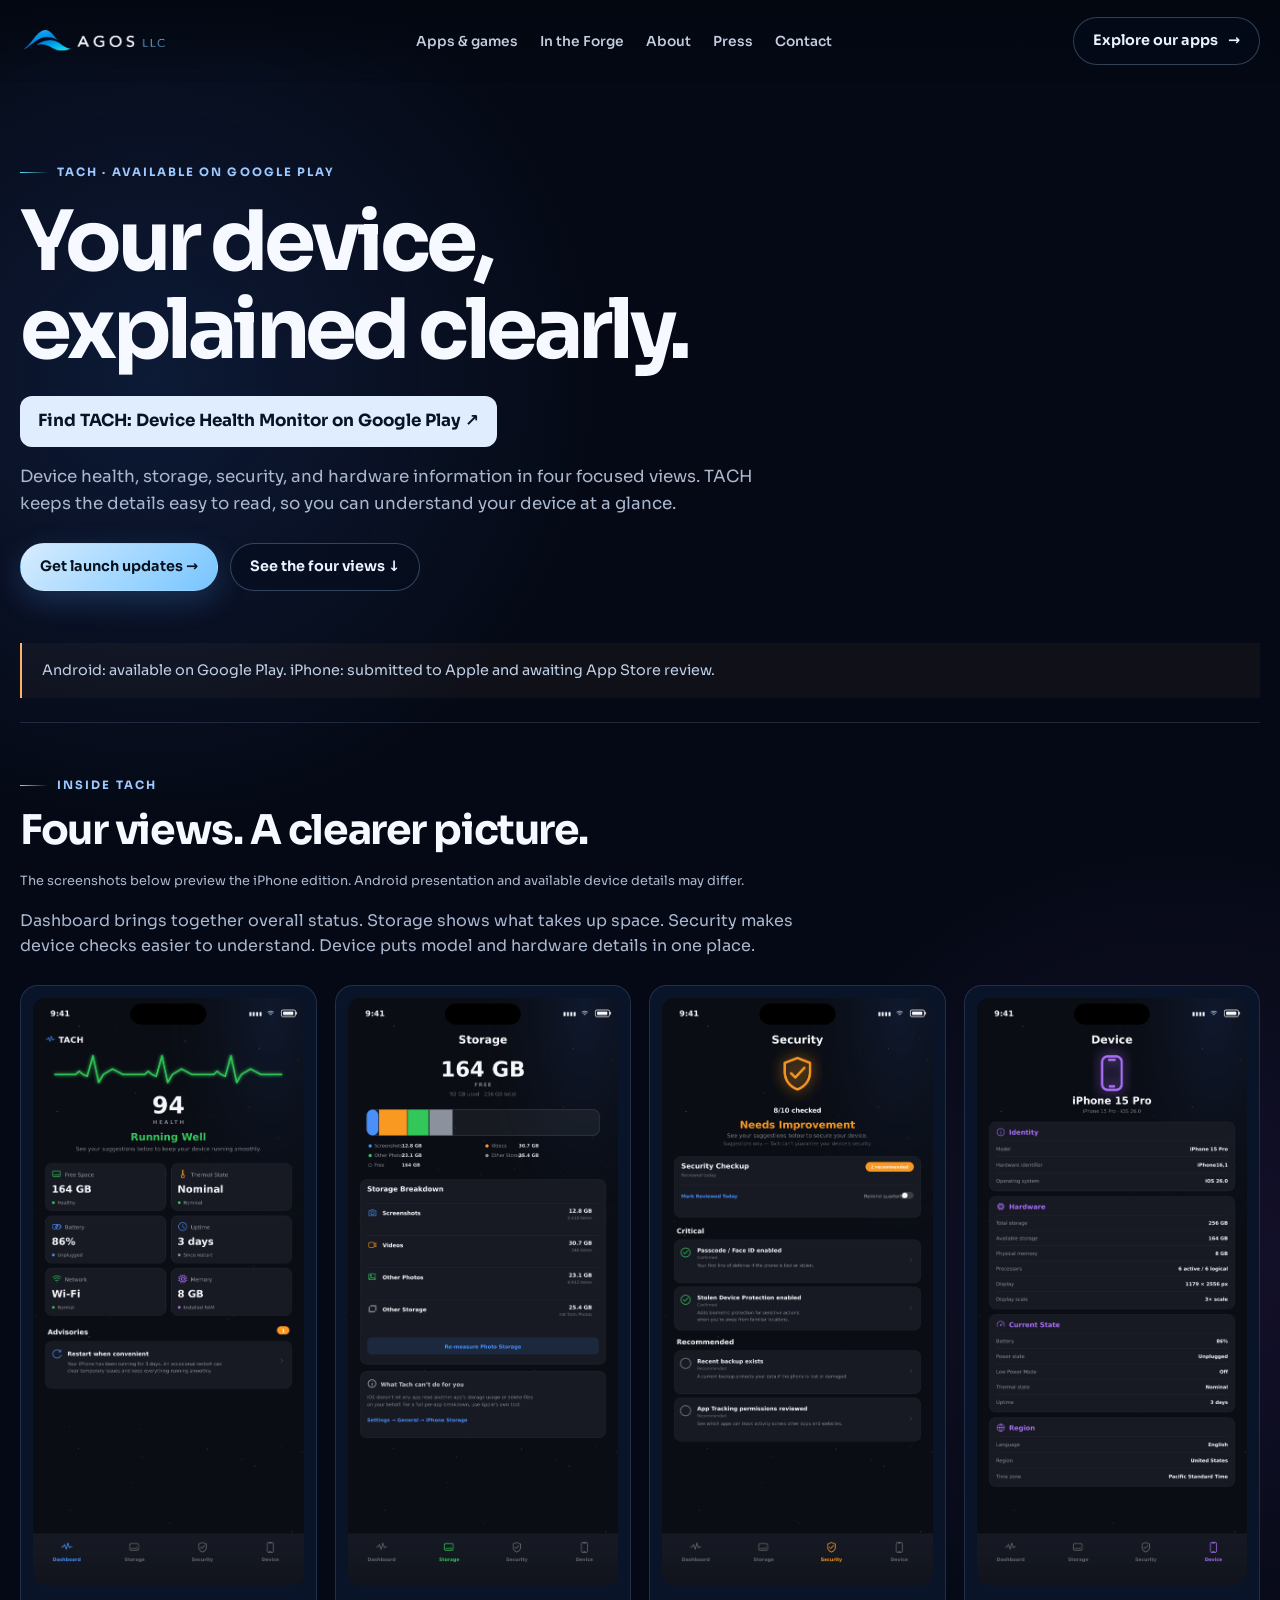
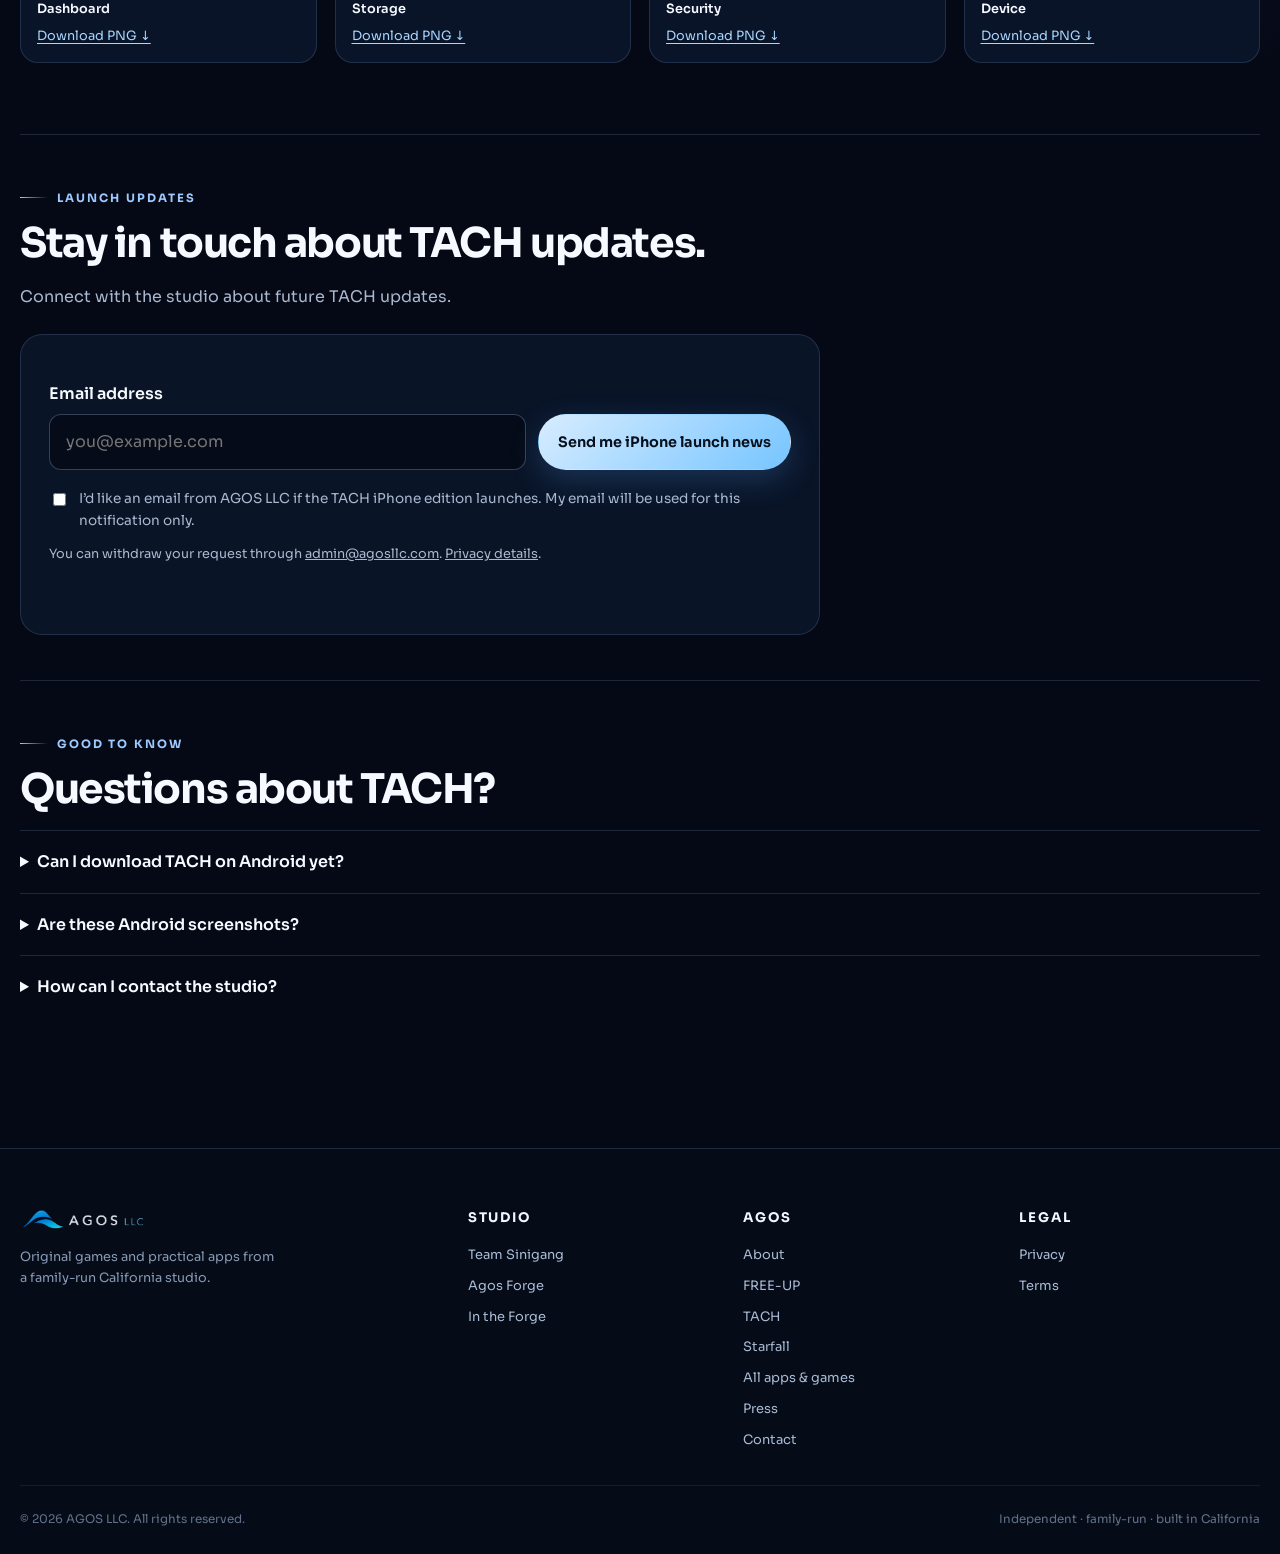
<file: tach/index.html>
<!doctype html><html lang="en"><head><meta charset="utf-8"><meta name="viewport" content="width=device-width,initial-scale=1"><title>TACH — Available on Google Play — AGOS LLC</title><meta name="description" content="TACH is now available on Google Play. Preview its four focused views and request news about the iPhone release."><meta name="theme-color" content="#050915"><link rel="canonical" href="https://www.agosllc.com/tach/"><meta property="og:title" content="TACH — Available on Google Play — AGOS LLC"><meta property="og:description" content="TACH is now available on Google Play. Preview its four focused views and request news about the iPhone release."><meta property="og:type" content="website"><meta property="og:url" content="https://www.agosllc.com/tach/"><meta property="og:image" content="https://www.agosllc.com/assets/hero.jpg"><link rel="icon" href="/assets/favicon.png"><link rel="preconnect" href="https://fonts.googleapis.com"><link rel="preconnect" href="https://fonts.gstatic.com" crossorigin><link href="https://fonts.googleapis.com/css2?family=Sora:wght@400;500;600;700&amp;display=swap" rel="stylesheet"><link rel="stylesheet" href="/assets/cleanup/site.css?v=20261018"><link rel="stylesheet" href="/assets/analytics/consent-v1.css"/>
<script src="/assets/analytics/consent-v1.js" defer></script>

<link rel="stylesheet" href="/assets/refresh/contact-header-v2.css"/>
<link rel="stylesheet" href="/assets/launch/studio-20261018.css"/>
<link rel="stylesheet" href="/assets/consistency/footer-v1.css?v=20261022"/>
</head><body><header class="agos-site-header">
<div class="wrap nav" id="nav">
<a aria-label="AGOS LLC home" class="brand" href="/"><img alt="AGOS LLC" src="/assets/agos-logo-clear-20261017.png" width="700" height="146"/></a>
<ul class="links" id="site-links">
<li><a href="/#products">Apps &amp; games</a></li>
<li><a href="/#forge">In the Forge</a></li>
<li><a href="/#about">About</a></li>
<li><a href="/press/">Press</a></li>
<li><a href="/contact/">Contact</a></li>
</ul>
<div class="nav-right">
<a class="button ghost" href="/#products">Explore our apps <span>→</span></a>
<button aria-controls="site-links" aria-expanded="false" class="menu" type="button">Menu</button>
</div></div></header><main id="main" class="wrap page-main"><section class="page-head"><div class="eyebrow">TACH · Available on Google Play</div><h1>Your device,<br>explained clearly.</h1><p class="store-launch-link"><a href="https://play.google.com/store/apps/details?id=com.agosforge.tach" target="_blank" rel="noopener" style="display:inline-block;padding:12px 18px;background:#e0edff;color:#071326;border-radius:12px;font-weight:700;text-decoration:none">Find TACH: Device Health Monitor on Google Play ↗</a></p><p>Device health, storage, security, and hardware information in four focused views. TACH keeps the details easy to read, so you can understand your device at a glance.</p><div class="action-row"><a class="button primary" href="#signup">Get launch updates →</a><a class="button ghost" href="#screenshots">See the four views ↓</a></div></section><p class="release-note">Android: available on Google Play. iPhone: submitted to Apple and awaiting App Store review.</p><section class="press-section" id="screenshots"><div class="eyebrow">Inside TACH</div><h2>Four views. A clearer picture.</h2><p class="fine-print">The screenshots below preview the iPhone edition. Android presentation and available device details may differ.</p><p>Dashboard brings together overall status. Storage shows what takes up space. Security makes device checks easier to understand. Device puts model and hardware details in one place.</p><div class="shot-grid"><figure class="press-shot"><a href="/assets/press/tach-dashboard.png" aria-label="View tach Dashboard screenshot"><img src="/assets/press/tach-dashboard.png" alt="TACH iPhone preview — Dashboard" width="1179" height="2556" loading="lazy"></a><figcaption><strong>Dashboard</strong><a href="/assets/press/tach-dashboard.png" download>Download PNG ↓</a></figcaption></figure><figure class="press-shot"><a href="/assets/press/tach-storage.png" aria-label="View tach Storage screenshot"><img src="/assets/press/tach-storage.png" alt="TACH iPhone preview — Storage" width="1179" height="2556" loading="lazy"></a><figcaption><strong>Storage</strong><a href="/assets/press/tach-storage.png" download>Download PNG ↓</a></figcaption></figure><figure class="press-shot"><a href="/assets/press/tach-security.png" aria-label="View tach Security screenshot"><img src="/assets/press/tach-security.png" alt="TACH iPhone preview — Security" width="1179" height="2556" loading="lazy"></a><figcaption><strong>Security</strong><a href="/assets/press/tach-security.png" download>Download PNG ↓</a></figcaption></figure><figure class="press-shot"><a href="/assets/press/tach-device.png" aria-label="View tach Device screenshot"><img src="/assets/press/tach-device.png" alt="TACH iPhone preview — Device" width="1179" height="2556" loading="lazy"></a><figcaption><strong>Device</strong><a href="/assets/press/tach-device.png" download>Download PNG ↓</a></figcaption></figure></div></section><section class="press-section" id="signup"><div class="eyebrow">Launch updates</div><h2>Stay in touch about TACH updates.</h2><p>Connect with the studio about future TACH updates.</p><div class="info-card signup-panel"><form id="tach-signup" class="signup-form"><label for="signup-email">Email address</label><div class="signup-row"><input type="email" name="email" id="signup-email" autocomplete="email" maxlength="254" placeholder="you@example.com" required><button class="button primary" type="submit">Send me iPhone launch news</button></div><label class="consent"><input type="checkbox" name="consent" required><span>I’d like an email from AGOS LLC if the TACH iPhone edition launches. My email will be used for this notification only.</span></label><div class="trap" aria-hidden="true"><label for="signup-company">Company</label><input id="signup-company" name="company" tabindex="-1" autocomplete="off"></div><p class="fine-print">You can withdraw your request through <a href="/contact/?topic=tach&amp;subject=Remove+TACH+launch+notification+request">admin@agosllc.com</a>. <a href="/privacy/#launch-updates">Privacy details</a>.</p><div id="signup-status" class="signup-status" role="status" aria-live="polite"></div><p id="signup-fallback" hidden><a id="signup-email-link" href="/contact/?topic=waitlist&amp;subject=TACH+iPhone+launch+notification+request">Request your launch notification by email →</a><br><span class="fine-print">Use the contact form if the signup cannot be submitted.</span></p><noscript><p>To request a launch notification, <a href="/contact/?topic=waitlist&amp;subject=TACH+iPhone+launch+notification+request">email the studio</a> using our contact form.</p></noscript></form></div></section><section class="press-section"><div class="eyebrow">Good to know</div><h2>Questions about TACH?</h2><details class="faq"><summary>Can I download TACH on Android yet?</summary><p>The Android edition is now available on Google Play. Use the Google Play link above to find the Android release.</p></details><details class="faq"><summary>Are these Android screenshots?</summary><p>The current images preview the iPhone edition. Android presentation and available device details may differ.</p></details><details class="faq"><summary>How can I contact the studio?</summary><p>Use our <a href="/contact/?topic=tach&amp;subject=TACH+support">support form</a> or email <a href="/contact/?topic=tach&amp;subject=Support">admin@agosllc.com</a>. Our <a href="/privacy/">privacy policy</a> explains how we handle information.</p></details></section></main><footer class="agos-unified-footer">
<div class="wrap">
<div class="footer-grid">
<div class="footer-brand">
<img alt="AGOS LLC" src="/assets/press/agos-logo-transparent.png" width="700" height="146"/>
<p>Original games and practical apps from a family-run California studio.</p>
</div>
<div>
<h4>Studio</h4>
<ul>
<li><a href="https://www.teamsinigang.com/" rel="noopener" target="_blank">Team Sinigang</a></li>
<li><a href="https://www.agosforge.com/" rel="noopener" target="_blank">Agos Forge</a></li>
<li><a href="/#forge">In the Forge</a></li>
</ul>
</div>
<div>
<h4>AGOS</h4>
<ul>
<li><a href="/#about">About</a></li>
<li><a href="/free-up/">FREE-UP</a></li><li><a href="/tach/">TACH</a></li><li><a href="/starfall/">Starfall</a></li><li><a href="/#products">All apps &amp; games</a></li>
<li><a href="/press/">Press</a></li>
<li><a href="/contact/">Contact</a></li>
</ul>
</div>
<div>
<h4>Legal</h4>
<ul>
<li><a href="/privacy/">Privacy</a></li>
<li><a href="/terms/">Terms</a></li>
<li><button type="button" class="agos-cookie-open" data-agos-cookie-settings hidden>Cookie settings</button></li>
</ul>
</div>
</div>
<div class="legal">
<span>© 2026 AGOS LLC. All rights reserved.</span>
<span>Independent · family-run · built in California</span>
</div>
</div>
</footer><script src="/assets/cleanup/tach-signup.js" defer></script><script src="/assets/refresh/contact-header-v2.js" defer></script></body></html>
</file>
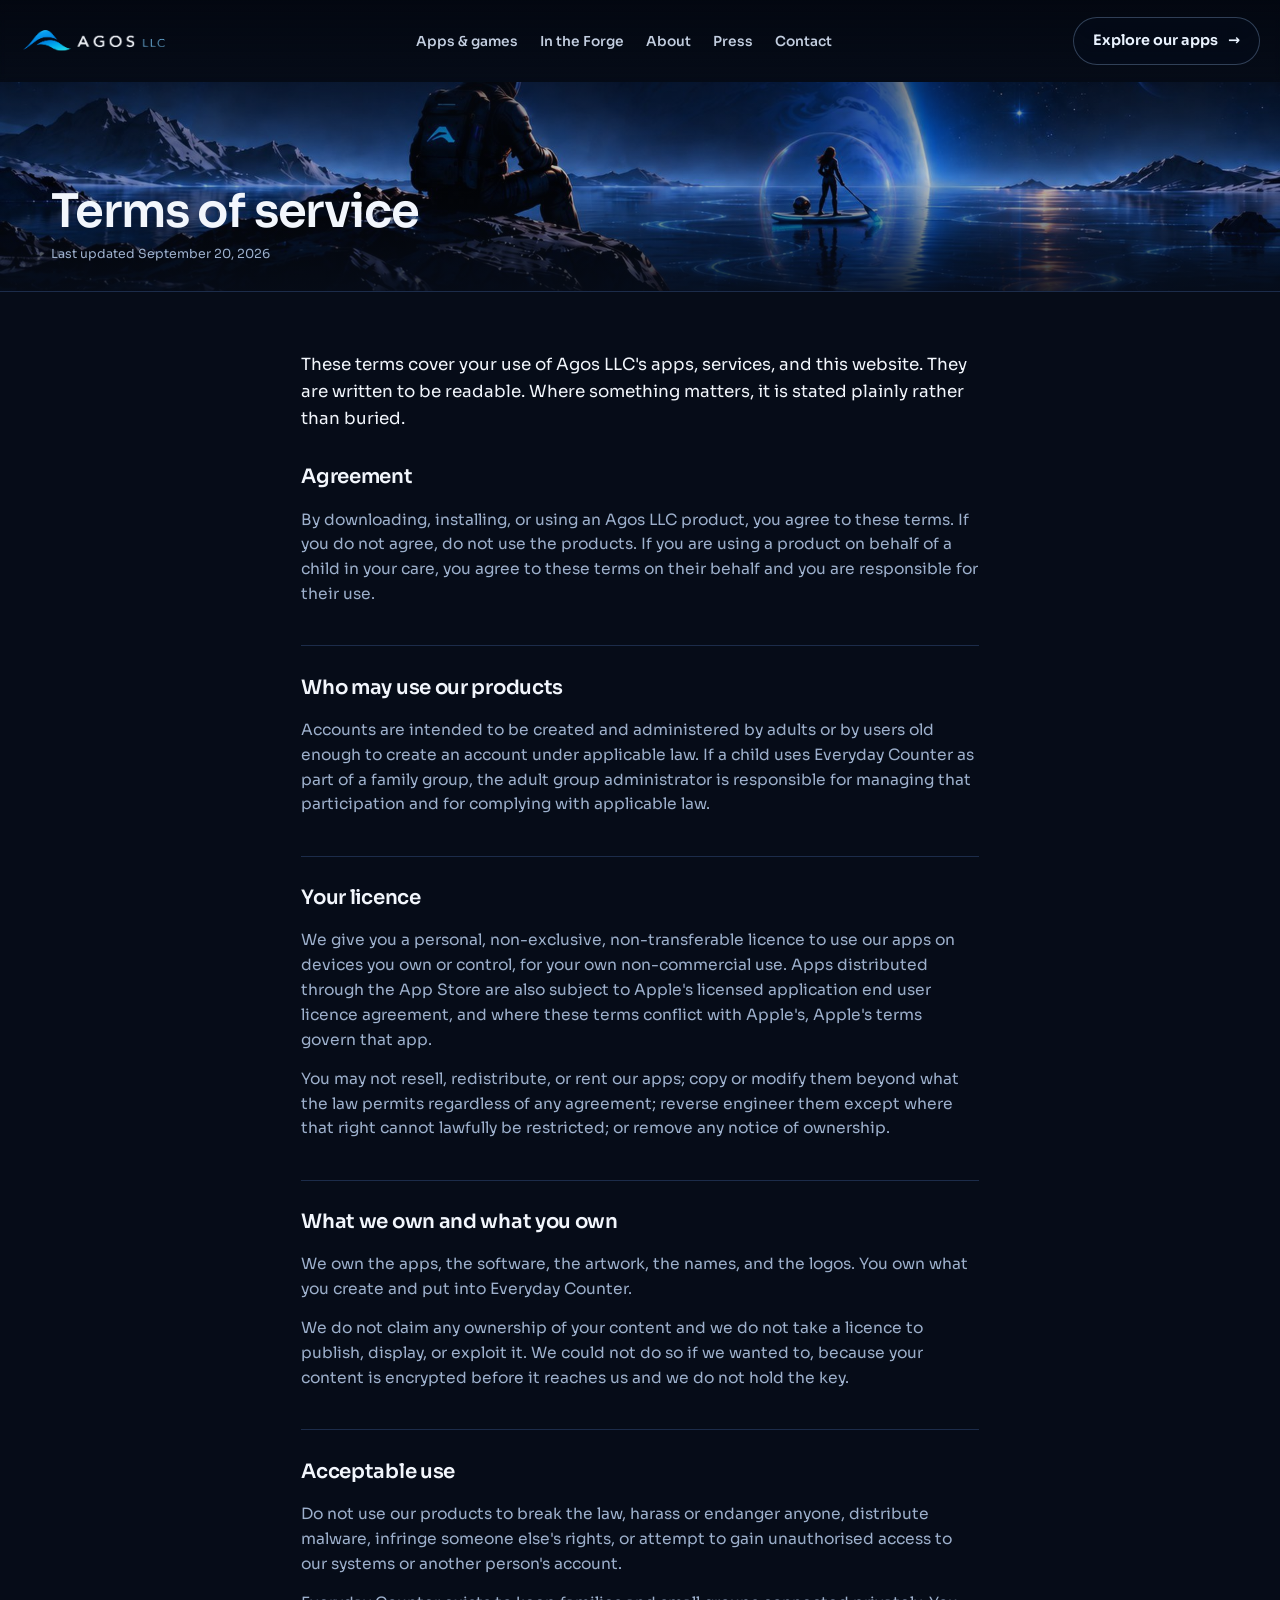
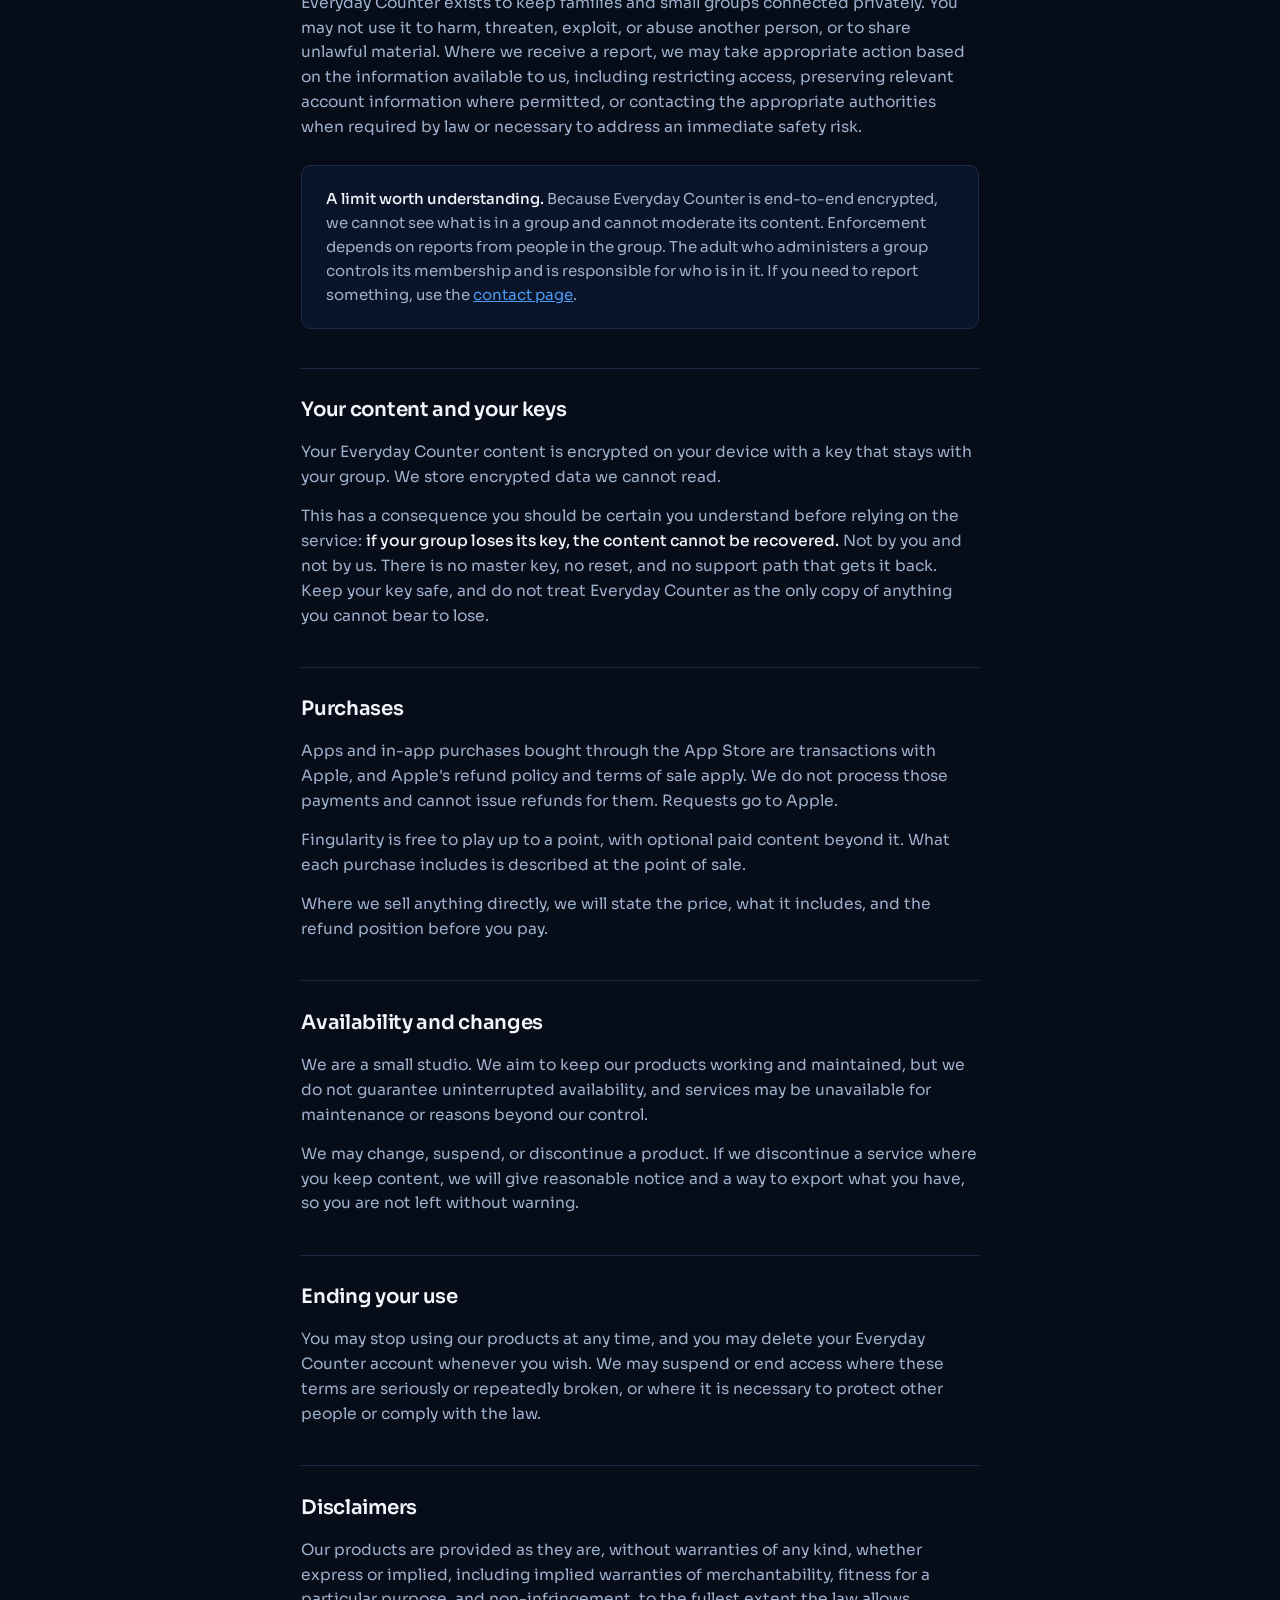
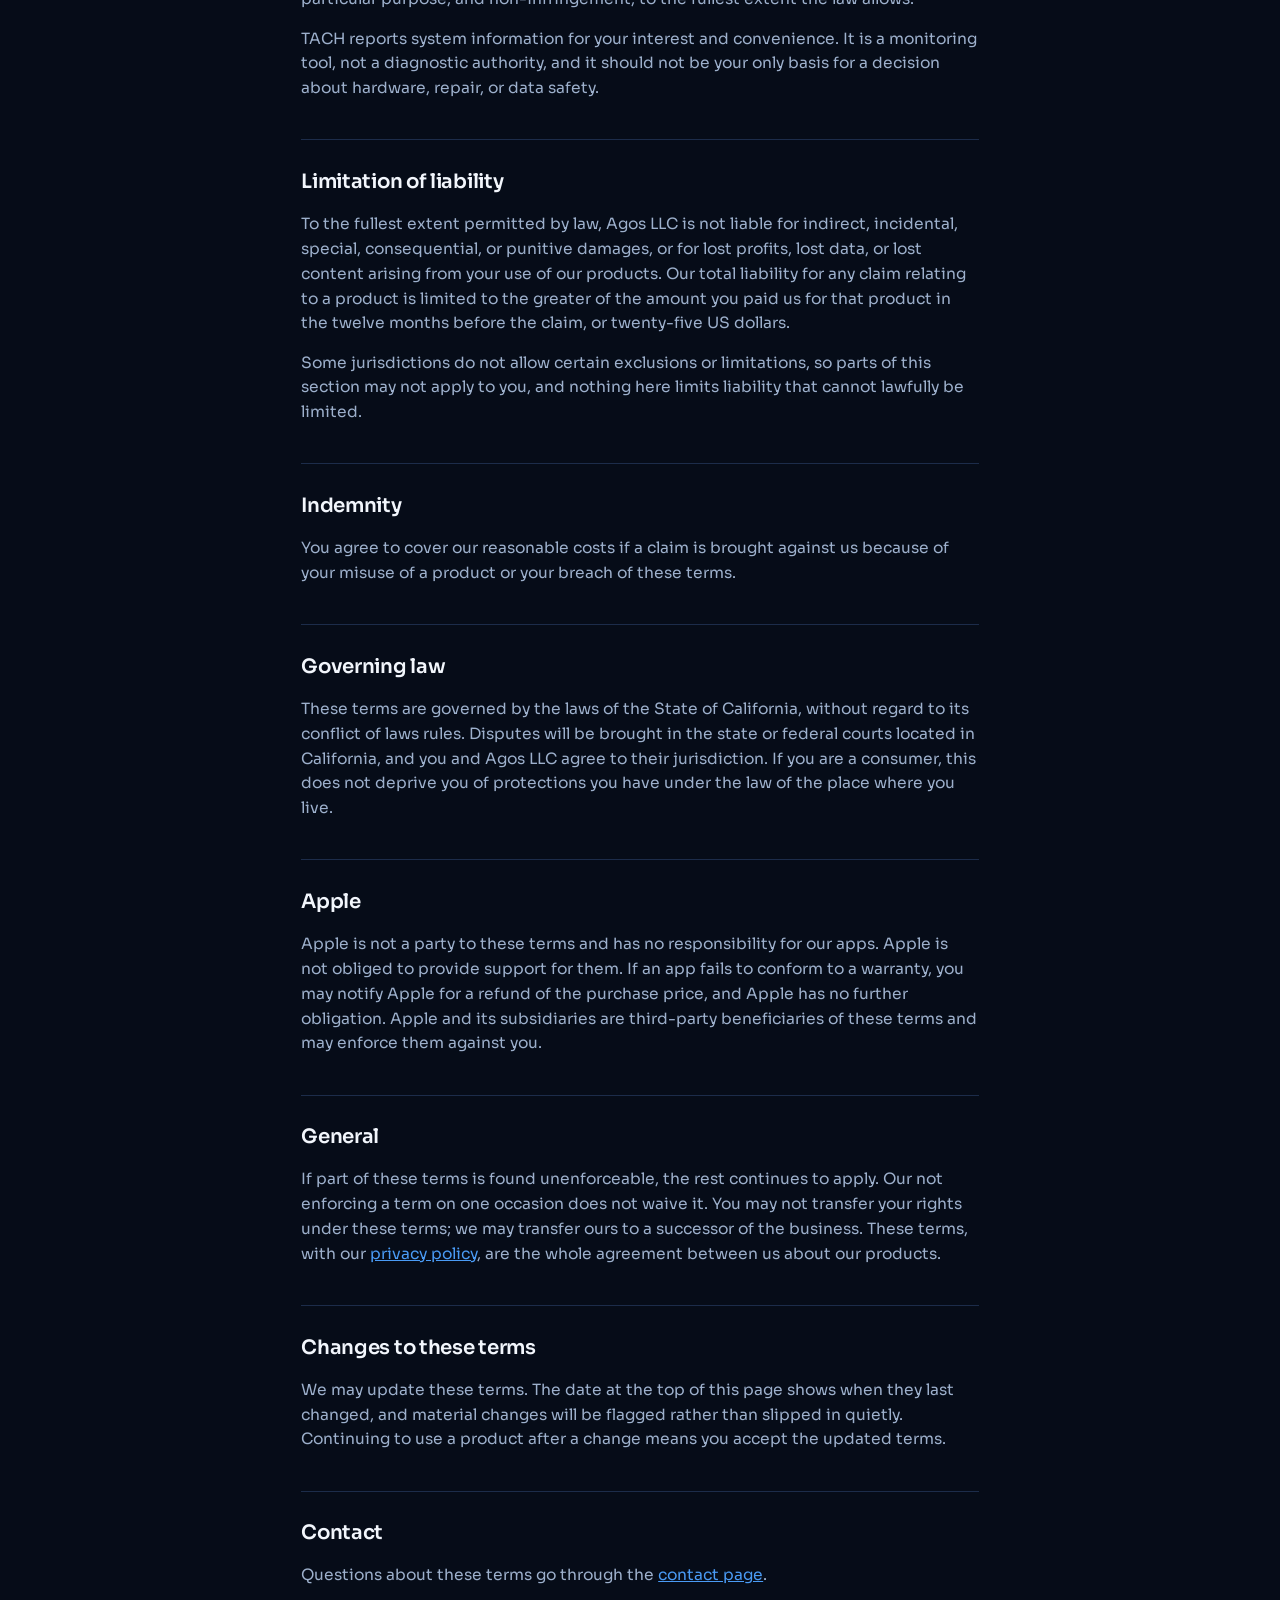
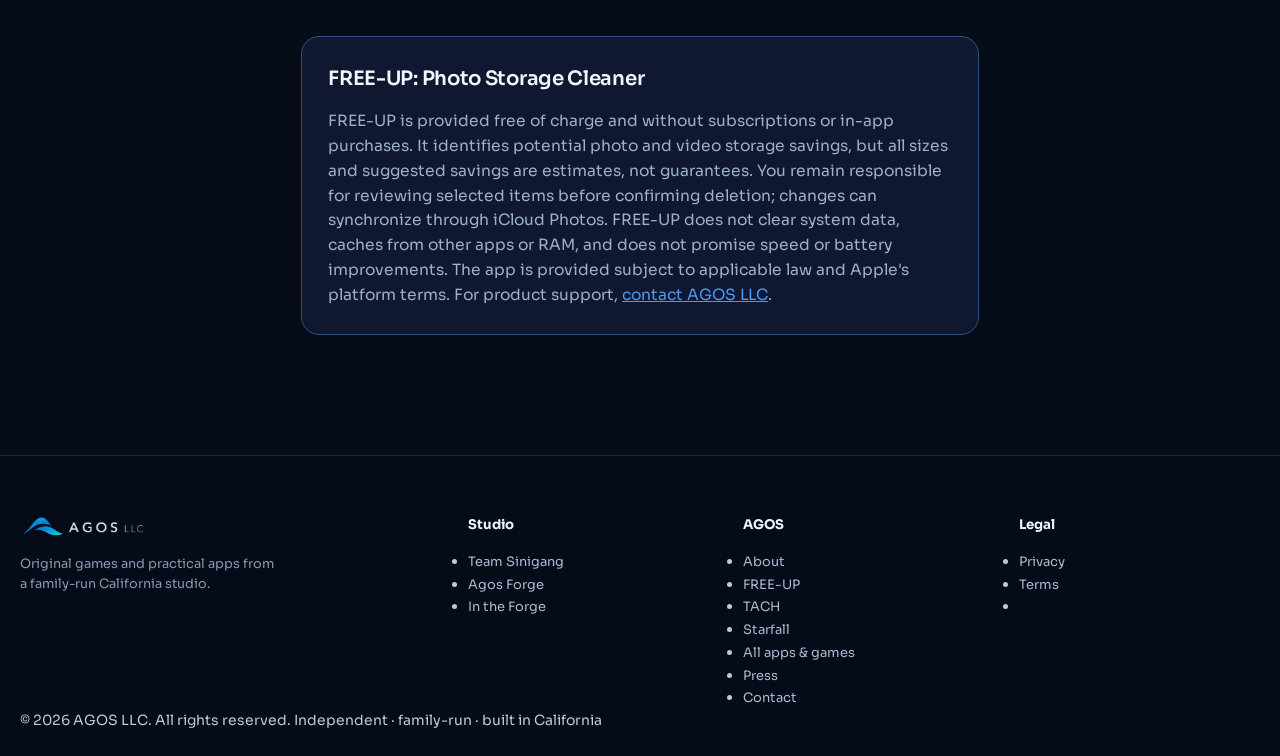
<file: terms/index.html>
<!DOCTYPE html>
<html lang="en">
<head>
<meta charset="UTF-8" />
<meta name="viewport" content="width=device-width, initial-scale=1.0" />
<title>Terms — Agos LLC</title>
<meta name="description" content="Terms of service for Agos LLC apps, services, and website." />
<link rel="icon" href="/assets/favicon.png" type="image/png" />
<link rel="preconnect" href="https://fonts.googleapis.com" />
<link rel="preconnect" href="https://fonts.gstatic.com" crossorigin />
<link href="https://fonts.googleapis.com/css2?family=Sora:wght@400;500;600;700&display=swap" rel="stylesheet" />
<link rel="stylesheet" href="/assets/site.header-clear-20261017.css" />
<link rel="canonical" href="https://www.agosllc.com/terms/" />
<meta property="og:type" content="website" />
<meta property="og:site_name" content="AGOS LLC" />
<meta property="og:url" content="https://www.agosllc.com/terms/" />
<meta property="og:title" content="Terms of Service — AGOS LLC" />
<meta property="og:description" content="The terms that govern use of AGOS LLC sites, apps, and services." />
<meta property="og:image" content="https://www.agosllc.com/assets/hero.jpg" />
<meta property="og:image:width" content="1920" />
<meta property="og:image:height" content="1081" />
<meta property="og:locale" content="en_US" />
<meta name="twitter:card" content="summary_large_image" />
<meta name="twitter:image" content="https://www.agosllc.com/assets/hero.jpg" />
<link rel="stylesheet" href="/assets/analytics/consent-v1.css"/>
<script src="/assets/analytics/consent-v1.js" defer></script>

<link rel="stylesheet" href="/assets/refresh/contact-header-v2.css"/>
<link rel="stylesheet" href="/assets/launch/studio-20261018.css"/>
<link rel="stylesheet" href="/assets/consistency/footer-v1.css?v=20261022"/>
</head>
<body>

<header class="agos-site-header">
<div class="wrap nav" id="nav">
<a aria-label="AGOS LLC home" class="brand" href="/"><img alt="AGOS LLC" src="/assets/agos-logo-clear-20261017.png" width="700" height="146"/></a>
<ul class="links" id="site-links">
<li><a href="/#products">Apps &amp; games</a></li>
<li><a href="/#forge">In the Forge</a></li>
<li><a href="/#about">About</a></li>
<li><a href="/press/">Press</a></li>
<li><a href="/contact/">Contact</a></li>
</ul>
<div class="nav-right">
<a class="button ghost" href="/#products">Explore our apps <span>→</span></a>
<button aria-controls="site-links" aria-expanded="false" class="menu" type="button">Menu</button>
</div></div></header>

<div class="page-band">
  <div class="page-band-inner">
    <h1>Terms of service</h1>
    <div class="updated">Last updated September 20, 2026</div>
  </div>
</div>

<main class="doc">
<p class="lede">These terms cover your use of Agos LLC's apps, services, and this website. They are written to be readable. Where something matters, it is stated plainly rather than buried.</p>

<h2>Agreement</h2>
<p>By downloading, installing, or using an Agos LLC product, you agree to these terms. If you do not agree, do not use the products. If you are using a product on behalf of a child in your care, you agree to these terms on their behalf and you are responsible for their use.</p>

<h2>Who may use our products</h2>
<p>Accounts are intended to be created and administered by adults or by users old enough to create an account under applicable law. If a child uses Everyday Counter as part of a family group, the adult group administrator is responsible for managing that participation and for complying with applicable law.</p>

<h2>Your licence</h2>
<p>We give you a personal, non-exclusive, non-transferable licence to use our apps on devices you own or control, for your own non-commercial use. Apps distributed through the App Store are also subject to Apple's licensed application end user licence agreement, and where these terms conflict with Apple's, Apple's terms govern that app.</p>
<p>You may not resell, redistribute, or rent our apps; copy or modify them beyond what the law permits regardless of any agreement; reverse engineer them except where that right cannot lawfully be restricted; or remove any notice of ownership.</p>

<h2>What we own and what you own</h2>
<p>We own the apps, the software, the artwork, the names, and the logos. You own what you create and put into Everyday Counter.</p>
<p>We do not claim any ownership of your content and we do not take a licence to publish, display, or exploit it. We could not do so if we wanted to, because your content is encrypted before it reaches us and we do not hold the key.</p>

<h2>Acceptable use</h2>
<p>Do not use our products to break the law, harass or endanger anyone, distribute malware, infringe someone else's rights, or attempt to gain unauthorised access to our systems or another person's account.</p>
<p>Everyday Counter exists to keep families and small groups connected privately. You may not use it to harm, threaten, exploit, or abuse another person, or to share unlawful material. Where we receive a report, we may take appropriate action based on the information available to us, including restricting access, preserving relevant account information where permitted, or contacting the appropriate authorities when required by law or necessary to address an immediate safety risk.</p>

<div class="callout">
<p><strong>A limit worth understanding.</strong> Because Everyday Counter is end-to-end encrypted, we cannot see what is in a group and cannot moderate its content. Enforcement depends on reports from people in the group. The adult who administers a group controls its membership and is responsible for who is in it. If you need to report something, use the <a href="/contact">contact page</a>.</p>
</div>

<h2>Your content and your keys</h2>
<p>Your Everyday Counter content is encrypted on your device with a key that stays with your group. We store encrypted data we cannot read.</p>
<p>This has a consequence you should be certain you understand before relying on the service: <strong>if your group loses its key, the content cannot be recovered.</strong> Not by you and not by us. There is no master key, no reset, and no support path that gets it back. Keep your key safe, and do not treat Everyday Counter as the only copy of anything you cannot bear to lose.</p>

<h2>Purchases</h2>
<p>Apps and in-app purchases bought through the App Store are transactions with Apple, and Apple's refund policy and terms of sale apply. We do not process those payments and cannot issue refunds for them. Requests go to Apple.</p>
<p>Fingularity is free to play up to a point, with optional paid content beyond it. What each purchase includes is described at the point of sale.</p>
<p>Where we sell anything directly, we will state the price, what it includes, and the refund position before you pay.</p>

<h2>Availability and changes</h2>
<p>We are a small studio. We aim to keep our products working and maintained, but we do not guarantee uninterrupted availability, and services may be unavailable for maintenance or reasons beyond our control.</p>
<p>We may change, suspend, or discontinue a product. If we discontinue a service where you keep content, we will give reasonable notice and a way to export what you have, so you are not left without warning.</p>

<h2>Ending your use</h2>
<p>You may stop using our products at any time, and you may delete your Everyday Counter account whenever you wish. We may suspend or end access where these terms are seriously or repeatedly broken, or where it is necessary to protect other people or comply with the law.</p>

<h2>Disclaimers</h2>
<p>Our products are provided as they are, without warranties of any kind, whether express or implied, including implied warranties of merchantability, fitness for a particular purpose, and non-infringement, to the fullest extent the law allows.</p>
<p>TACH reports system information for your interest and convenience. It is a monitoring tool, not a diagnostic authority, and it should not be your only basis for a decision about hardware, repair, or data safety.</p>

<h2>Limitation of liability</h2>
<p>To the fullest extent permitted by law, Agos LLC is not liable for indirect, incidental, special, consequential, or punitive damages, or for lost profits, lost data, or lost content arising from your use of our products. Our total liability for any claim relating to a product is limited to the greater of the amount you paid us for that product in the twelve months before the claim, or twenty-five US dollars.</p>
<p>Some jurisdictions do not allow certain exclusions or limitations, so parts of this section may not apply to you, and nothing here limits liability that cannot lawfully be limited.</p>

<h2>Indemnity</h2>
<p>You agree to cover our reasonable costs if a claim is brought against us because of your misuse of a product or your breach of these terms.</p>

<h2>Governing law</h2>
<p>These terms are governed by the laws of the State of California, without regard to its conflict of laws rules. Disputes will be brought in the state or federal courts located in California, and you and Agos LLC agree to their jurisdiction. If you are a consumer, this does not deprive you of protections you have under the law of the place where you live.</p>

<h2>Apple</h2>
<p>Apple is not a party to these terms and has no responsibility for our apps. Apple is not obliged to provide support for them. If an app fails to conform to a warranty, you may notify Apple for a refund of the purchase price, and Apple has no further obligation. Apple and its subsidiaries are third-party beneficiaries of these terms and may enforce them against you.</p>

<h2>General</h2>
<p>If part of these terms is found unenforceable, the rest continues to apply. Our not enforcing a term on one occasion does not waive it. You may not transfer your rights under these terms; we may transfer ours to a successor of the business. These terms, with our <a href="/privacy">privacy policy</a>, are the whole agreement between us about our products.</p>

<h2>Changes to these terms</h2>
<p>We may update these terms. The date at the top of this page shows when they last changed, and material changes will be flagged rather than slipped in quietly. Continuing to use a product after a change means you accept the updated terms.</p>

<h2>Contact</h2>
<p>Questions about these terms go through the <a href="/contact">contact page</a>.</p>
<section id="free-up" class="free-up-legal-addition" style="margin:48px 0;padding:26px;border:1px solid #34517b;border-radius:18px;background:#0f1830"><h2>FREE-UP: Photo Storage Cleaner</h2><p>FREE-UP is provided free of charge and without subscriptions or in-app purchases. It identifies potential photo and video storage savings, but all sizes and suggested savings are estimates, not guarantees. You remain responsible for reviewing selected items before confirming deletion; changes can synchronize through iCloud Photos. FREE-UP does not clear system data, caches from other apps or RAM, and does not promise speed or battery improvements. The app is provided subject to applicable law and Apple's platform terms. For product support, <a href="/contact/?topic=freeup&amp;subject=FREE-UP%20support">contact AGOS LLC</a>.</p></section></main>

<footer class="agos-unified-footer">
<div class="wrap">
<div class="footer-grid">
<div class="footer-brand">
<img alt="AGOS LLC" src="/assets/press/agos-logo-transparent.png" width="700" height="146"/>
<p>Original games and practical apps from a family-run California studio.</p>
</div>
<div>
<h4>Studio</h4>
<ul>
<li><a href="https://www.teamsinigang.com/" rel="noopener" target="_blank">Team Sinigang</a></li>
<li><a href="https://www.agosforge.com/" rel="noopener" target="_blank">Agos Forge</a></li>
<li><a href="/#forge">In the Forge</a></li>
</ul>
</div>
<div>
<h4>AGOS</h4>
<ul>
<li><a href="/#about">About</a></li>
<li><a href="/free-up/">FREE-UP</a></li><li><a href="/tach/">TACH</a></li><li><a href="/starfall/">Starfall</a></li><li><a href="/#products">All apps &amp; games</a></li>
<li><a href="/press/">Press</a></li>
<li><a href="/contact/">Contact</a></li>
</ul>
</div>
<div>
<h4>Legal</h4>
<ul>
<li><a href="/privacy/">Privacy</a></li>
<li><a href="/terms/">Terms</a></li>
<li><button type="button" class="agos-cookie-open" data-agos-cookie-settings hidden>Cookie settings</button></li>
</ul>
</div>
</div>
<div class="legal">
<span>© 2026 AGOS LLC. All rights reserved.</span>
<span>Independent · family-run · built in California</span>
</div>
</div>
</footer>

<script src="/assets/refresh/contact-header-v2.js" defer></script></body>
</html>
</file>
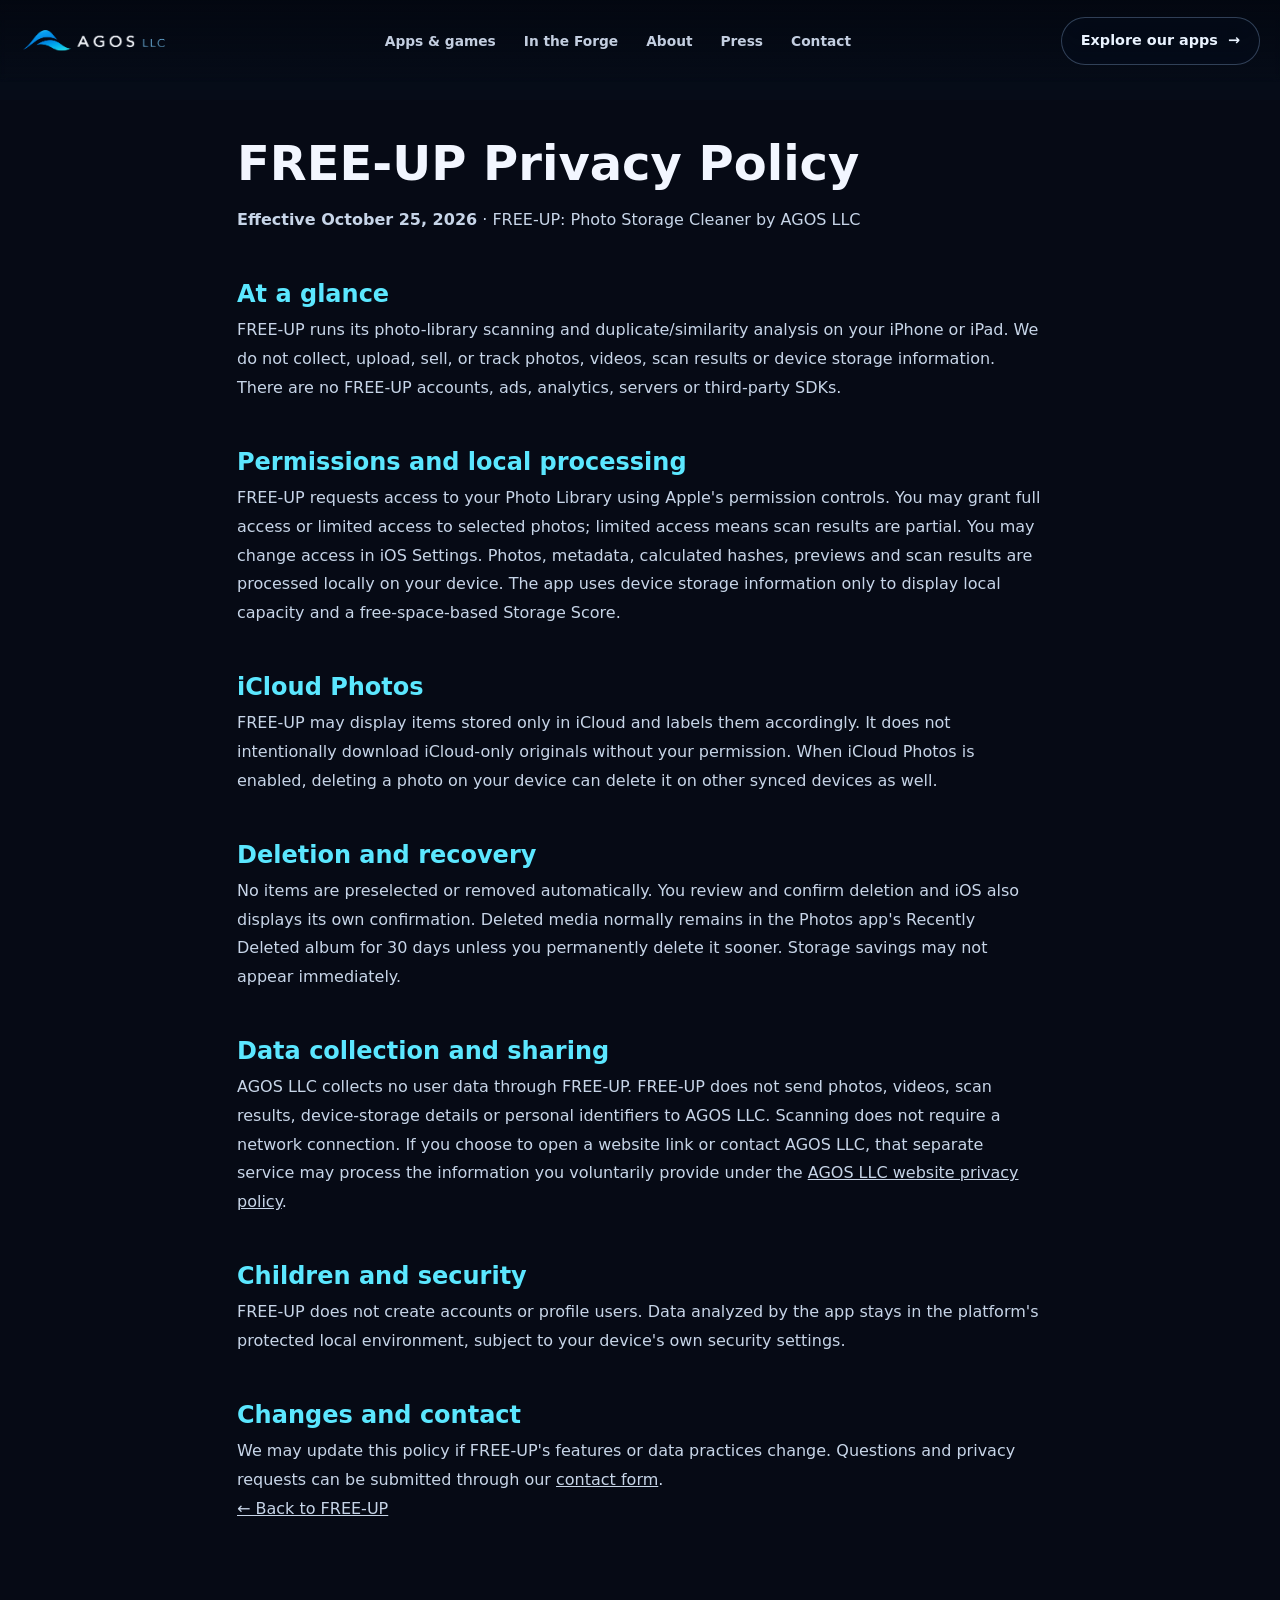
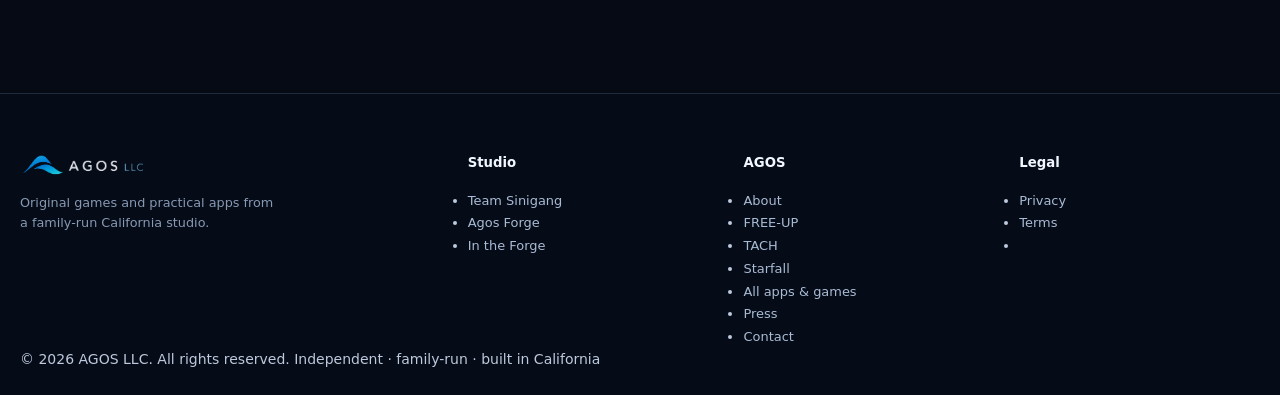
<file: free-up/privacy/index.html>
<!doctype html><html lang="en"><head><meta charset="utf-8"><meta name="viewport" content="width=device-width, initial-scale=1"><title>FREE-UP Privacy Policy | AGOS LLC</title><meta name="description" content="How FREE-UP handles photo library access and device data."><link rel="stylesheet" href="/assets/site.b8aace575ef7.css"><link rel="stylesheet" href="/assets/site.header-clear-20261017.css"><link rel="stylesheet" href="/assets/consistency/footer-v1.css"><link rel="stylesheet" href="/assets/refresh/contact-header-v2.css"><link rel="stylesheet" href="/assets/analytics/consent-v1.css"><script defer src="/assets/analytics/consent-v1.js"></script><style>body{background:#060a15;color:#f2f6ff}.fu-policy{max-width:850px;margin:100px auto;padding:20px 22px 70px;line-height:1.8}.fu-policy h1{font-size:3rem}.fu-policy h2{margin-top:38px;color:#5be7ff}.fu-policy p,.fu-policy li{color:#c7d5e8}</style></head><body><header class="agos-site-header">
<div class="wrap nav" id="nav">
<a aria-label="AGOS LLC home" class="brand" href="/"><img alt="AGOS LLC" height="146" src="/assets/agos-logo-clear-20261017.png" width="700"/></a>
<ul class="links" id="site-links">
<li><a href="/#products">Apps &amp; games</a></li>
<li><a href="/#forge">In the Forge</a></li>
<li><a href="/#about">About</a></li>
<li><a href="/press/">Press</a></li>
<li><a href="/contact/">Contact</a></li>
</ul>
<div class="nav-right">
<a class="button ghost" href="/#products">Explore our apps <span>→</span></a>
<button aria-controls="site-links" aria-expanded="false" class="menu" type="button">Menu</button>
</div></div></header><main class="fu-policy"><h1>FREE-UP Privacy Policy</h1><p><strong>Effective October 25, 2026</strong> · FREE-UP: Photo Storage Cleaner by AGOS LLC</p><h2>At a glance</h2><p>FREE-UP runs its photo-library scanning and duplicate/similarity analysis on your iPhone or iPad. We do not collect, upload, sell, or track photos, videos, scan results or device storage information. There are no FREE-UP accounts, ads, analytics, servers or third-party SDKs.</p><h2>Permissions and local processing</h2><p>FREE-UP requests access to your Photo Library using Apple's permission controls. You may grant full access or limited access to selected photos; limited access means scan results are partial. You may change access in iOS Settings. Photos, metadata, calculated hashes, previews and scan results are processed locally on your device. The app uses device storage information only to display local capacity and a free-space-based Storage Score.</p><h2>iCloud Photos</h2><p>FREE-UP may display items stored only in iCloud and labels them accordingly. It does not intentionally download iCloud-only originals without your permission. When iCloud Photos is enabled, deleting a photo on your device can delete it on other synced devices as well.</p><h2>Deletion and recovery</h2><p>No items are preselected or removed automatically. You review and confirm deletion and iOS also displays its own confirmation. Deleted media normally remains in the Photos app's Recently Deleted album for 30 days unless you permanently delete it sooner. Storage savings may not appear immediately.</p><h2>Data collection and sharing</h2><p>AGOS LLC collects no user data through FREE-UP. FREE-UP does not send photos, videos, scan results, device-storage details or personal identifiers to AGOS LLC. Scanning does not require a network connection. If you choose to open a website link or contact AGOS LLC, that separate service may process the information you voluntarily provide under the <a href="/privacy/">AGOS LLC website privacy policy</a>.</p><h2>Children and security</h2><p>FREE-UP does not create accounts or profile users. Data analyzed by the app stays in the platform's protected local environment, subject to your device's own security settings.</p><h2>Changes and contact</h2><p>We may update this policy if FREE-UP's features or data practices change. Questions and privacy requests can be submitted through our <a href="/contact/?topic=privacy&amp;subject=FREE-UP%20privacy%20request">contact form</a>.</p><p><a href="/free-up/">← Back to FREE-UP</a></p></main><footer class="agos-unified-footer">
<div class="wrap">
<div class="footer-grid">
<div class="footer-brand">
<img alt="AGOS LLC" height="146" src="/assets/press/agos-logo-transparent.png" width="700"/>
<p>Original games and practical apps from a family-run California studio.</p>
</div>
<div>
<h4>Studio</h4>
<ul>
<li><a href="https://www.teamsinigang.com/" rel="noopener" target="_blank">Team Sinigang</a></li>
<li><a href="https://www.agosforge.com/" rel="noopener" target="_blank">Agos Forge</a></li>
<li><a href="/#forge">In the Forge</a></li>
</ul>
</div>
<div>
<h4>AGOS</h4>
<ul>
<li><a href="/#about">About</a></li>
<li><a href="/free-up/">FREE-UP</a></li><li><a href="/tach/">TACH</a></li><li><a href="/starfall/">Starfall</a></li><li><a href="/#products">All apps &amp; games</a></li>
<li><a href="/press/">Press</a></li>
<li><a href="/contact/">Contact</a></li>
</ul>
</div>
<div>
<h4>Legal</h4>
<ul>
<li><a href="/privacy/">Privacy</a></li>
<li><a href="/terms/">Terms</a></li>
<li><button class="agos-cookie-open" data-agos-cookie-settings="" hidden="" type="button">Cookie settings</button></li>
</ul>
</div>
</div>
<div class="legal">
<span>© 2026 AGOS LLC. All rights reserved.</span>
<span>Independent · family-run · built in California</span>
</div>
</div>
</footer><script src="/assets/refresh/contact-header-v2.js" defer></script></body></html>
</file>
<file: assets/analytics/consent-v1.css>
.agos-cookie-panel[hidden],.agos-cookie-panel [hidden],.agos-cookie-open[hidden]{display:none!important}
.agos-cookie-panel,.agos-cookie-panel *{box-sizing:border-box}
.agos-cookie-panel{position:fixed;z-index:1000;left:50%;bottom:18px;transform:translateX(-50%);width:min(1100px,calc(100% - 32px));max-height:calc(100dvh - 36px);overflow:auto;display:grid;grid-template-columns:minmax(0,1fr) auto;align-items:center;gap:24px;padding:24px;border:1px solid #354c6b;border-radius:20px;background:#0a1426;color:#eef5ff;font-family:"Sora",system-ui,-apple-system,"Segoe UI",sans-serif;line-height:1.55;box-shadow:0 18px 70px rgba(0,0,0,.55)}
.agos-cookie-panel h2{font-size:1.08rem!important;line-height:1.35!important;letter-spacing:-.015em!important;color:#f6f9ff!important;margin:0 0 9px!important;padding:0!important;border:0!important;font-weight:650!important}
.agos-cookie-panel p{font-size:.86rem!important;line-height:1.6!important;color:#c0cee2!important;margin:0!important}
.agos-cookie-panel p.agos-cookie-current{font-size:.76rem!important;color:#92aacb!important;margin-top:8px!important}
.agos-cookie-panel a{color:#9bd5ff!important;text-decoration:underline!important;text-underline-offset:3px}
.agos-cookie-actions{display:flex;flex-wrap:wrap;gap:10px;align-items:center;justify-content:flex-start;max-width:365px}
.agos-cookie-actions button{appearance:none;cursor:pointer;min-height:46px;border:1px solid #6d8aa9;border-radius:999px;background:#132640;color:#f3f8ff;font:600 .82rem/1.35 "Sora",system-ui,sans-serif;padding:12px 17px;white-space:nowrap;margin:0}
.agos-cookie-actions button:hover{background:#1b3658;border-color:#a8d0f5}
.agos-cookie-actions button.agos-cookie-close{border-color:transparent;background:transparent;color:#c4d8ee;text-decoration:underline;font-weight:400}
.agos-cookie-open{appearance:none;display:inline-block;background:none;border:0;color:inherit;cursor:pointer;font:inherit;font-size:.82rem;line-height:1.5;text-decoration:underline;text-underline-offset:3px;padding:6px 0;margin:0}
.agos-cookie-open:hover{color:#d9edff}
.agos-cookie-panel :focus-visible,.agos-cookie-open:focus-visible{outline:3px solid #63dafa!important;outline-offset:4px}
.agos-cookie-sr{position:absolute!important;width:1px;height:1px;padding:0;margin:-1px;overflow:hidden;clip-path:inset(50%);white-space:nowrap;border:0}
@media(max-width:900px){.agos-cookie-panel{grid-template-columns:1fr;gap:16px;padding:21px}.agos-cookie-actions{max-width:none}}
@media(max-width:480px){.agos-cookie-panel{width:calc(100% - 20px);bottom:10px;max-height:calc(100dvh - 20px);padding:18px;border-radius:16px}.agos-cookie-actions{display:grid;grid-template-columns:1fr 1fr;width:100%}.agos-cookie-actions button{padding:12px 9px;white-space:normal}.agos-cookie-actions button.agos-cookie-close{grid-column:1/-1}}
</file>
<file: assets/refresh/contact-header-v2.css>
/* Match the current homepage header; scope legacy CSS overrides to the header. */
header.agos-site-header {
  position:fixed;z-index:50;top:0;left:0;right:0;
  display:block;height:auto;padding:0;border:0;
  background:linear-gradient(180deg,rgba(3,7,16,.88),rgba(3,7,16,.45),transparent);
  backdrop-filter:blur(3px);line-height:1.6;color:#f6f9ff;
}
.agos-site-header *{box-sizing:border-box}
.agos-site-header .wrap{width:min(1240px,calc(100% - 40px));margin-inline:auto}
.agos-site-header .nav{min-height:82px;display:flex;align-items:center;justify-content:space-between;gap:26px}
.agos-site-header .brand{display:flex;align-items:center;text-decoration:none;min-width:155px}
.agos-site-header .brand img{display:block;width:148px;height:auto;max-width:100%;opacity:.95}
.agos-site-header .links{display:flex;align-items:center;gap:28px;list-style:none;margin:0;padding:0}
.agos-site-header .links li{list-style:none;margin:0;padding:0}
.agos-site-header .links a{text-decoration:none;color:#c3cee0;font-size:.86rem;font-weight:550;transition:color .18s;line-height:1.6}
.agos-site-header .links a:hover{color:white}
.agos-site-header .nav-right{display:flex;align-items:center;gap:12px}
.agos-site-header .button{display:inline-flex;align-items:center;justify-content:center;gap:10px;min-height:48px;padding:0 19px;border-radius:999px;text-decoration:none;font-weight:650;font-size:.9rem;border:1px solid transparent;transition:transform .2s,border-color .2s,background .2s,color .2s;line-height:1.6}
.agos-site-header .button:hover{transform:translateY(-2px)}
.agos-site-header .button.ghost{border-color:rgba(170,207,255,.28);background:rgba(6,14,30,.48);backdrop-filter:blur(12px);color:#eaf3ff}
.agos-site-header .button.ghost:hover{background:rgba(18,36,66,.72);border-color:rgba(172,211,255,.45)}
.agos-site-header .menu{display:none;background:rgba(7,15,30,.7);color:#fff;border:1px solid rgba(170,207,255,.28);border-radius:999px;padding:9px 14px;font:inherit;cursor:pointer;line-height:1.6}
.agos-site-header a:focus-visible,.agos-site-header button:focus-visible{outline:2px solid #61e6ff;outline-offset:4px}
.agos-site-header + .page-band{margin-top:82px}
@media(min-width:761px) and (max-width:980px){.agos-site-header .links{gap:18px}.agos-site-header .nav-right .button{display:none}}
@media(max-width:760px){
  .agos-site-header .wrap{width:min(1240px,calc(100% - 28px))}
  .agos-site-header .links,.agos-site-header .nav-right .button{display:none}
  .agos-site-header .menu{display:block}
  .agos-site-header .nav.open .links{display:flex;position:absolute;left:14px;right:14px;top:72px;flex-direction:column;align-items:stretch;gap:4px;padding:13px;border:1px solid rgba(170,207,255,.28);border-radius:18px;background:rgba(5,12,25,.96);box-shadow:0 18px 60px rgba(0,0,0,.4)}
  .agos-site-header .nav.open .links a{display:block;padding:11px 12px}
  .agos-site-header .brand img{width:132px}
}
@media(prefers-reduced-motion:reduce){.agos-site-header .button{transition:none}}
</file>
<file: assets/launch/studio-20261018.css>
/* Product focus and the studio workshop — October 2026 */
:focus-visible{outline:3px solid #61e6ff;outline-offset:5px}
[id]{scroll-margin-top:110px}
.product-grid{grid-template-columns:repeat(3,minmax(0,1fr))}
.product-card{display:flex;flex-direction:column;min-width:0}
.product-body{display:flex;flex-direction:column;flex:1}
.product-body p{min-height:0}
.product-body .product-meta{margin-top:auto;padding-top:20px}
.product-links{display:flex;gap:12px 18px;flex-wrap:wrap;margin-bottom:8px}
.chip{color:#b2c6e0;line-height:1.5}
.chip.pending{color:#f2c48a;border-color:rgba(255,177,104,.3);background:rgba(255,177,104,.06)}
.product-image.starfall{aspect-ratio:16/10;display:grid;place-items:center;background:#030913}
.product-image.starfall img{object-fit:contain}
.products-head{grid-template-columns:1.1fr .9fr}
.studio-workshop{padding:70px 0 85px;border-bottom:1px solid var(--line)}
.studio-links{display:grid;grid-template-columns:.8fr 1.2fr;gap:22px}
.studio-panel{padding:30px;border:1px solid var(--line);border-radius:24px;background:linear-gradient(145deg,rgba(17,35,67,.65),rgba(8,17,35,.7));min-width:0}
.studio-panel h2{font-size:clamp(1.7rem,3vw,2.4rem);line-height:1.15;letter-spacing:-.035em;margin:14px 0}
.studio-panel p{color:var(--muted);font-size:.95rem}
.workshop-project{margin-top:26px;padding-top:22px;border-top:1px solid var(--line)}
.workshop-project h3{margin:0 0 8px;font-size:1.2rem}
.workshop-project .chip{display:inline-block;margin-bottom:12px}
.workshop-project a{color:#b9dcff;text-underline-offset:4px}
.release-note{margin:0 0 24px;padding:16px 20px;border-left:2px solid #ffb168;color:#bed0e6;background:rgba(255,177,104,.04);font-size:.9rem}
.page-hero-art{margin:25px 0;border:1px solid var(--line);border-radius:20px;overflow:hidden;max-width:1024px;background:#030913}
.page-hero-art img{width:100%;height:auto}
.feature-grid{display:grid;grid-template-columns:repeat(3,minmax(0,1fr));gap:18px;margin:24px 0}
.feature-grid h3{margin:0 0 12px;font-size:1.08rem}
.feature-grid p{font-size:.93rem;margin:0}
.faq{border-top:1px solid var(--line);padding:18px 0}
.faq summary{font-weight:600;cursor:pointer}
.faq p{font-size:.94rem}
.links{gap:22px}
@media(max-width:1100px){.nav-right .button{display:none}}
@media(max-width:980px){.product-grid{grid-template-columns:1fr}.product-card{max-width:700px;width:100%;margin-inline:auto}.studio-links,.products-head{grid-template-columns:1fr}.product-body p{min-height:0}}
@media(max-width:760px){.feature-grid{grid-template-columns:1fr}.studio-workshop{padding-block:55px}.studio-panel{padding:24px}.links{gap:4px}.products-head{gap:12px}}

.agos-site-header .links{gap:22px}
@media(max-width:1100px){.agos-site-header .nav-right .button{display:none}}
@media(max-width:760px){.agos-site-header .links{gap:4px}}
</file>
<file: assets/consistency/footer-v1.css>
/* Canonical shared footer; designed to match the October 2026 homepage. */
footer.agos-unified-footer {background:#050b17;color:#bdc9dc;border-top:1px solid rgba(170,207,255,.16);padding:58px 0 25px;font-family:"Sora",system-ui,sans-serif;font-size:14px;line-height:1.6;}
footer.agos-unified-footer .wrap{width:min(1240px,calc(100% - 40px));margin-inline:auto;max-width:1240px;padding:0;}
footer.agos-unified-footer .footer-grid{display:grid;grid-template-columns:1.2fr repeat(3,.7fr);gap:35px;align-items:start;}
footer.agos-unified-footer .footer-brand img{display:block;width:126px;max-width:100%;height:auto;opacity:.88;margin-bottom:14px;}
footer.agos-unified-footer .footer-brand p{font-size:.8rem;color:#8799b3;max-width:260px;margin:0;}
footer.agos-unified-footer h4{color:#f2f7ff;font-size:.83rem;font-weight:700;margin:0 0 15px;}
footer.agos-unified-footer a{display:inline-block;color:#a9bbd4;text-decoration:none;font-weight:400;font-size:.81rem;}
footer.agos-unified-footer a:hover{color:#69d9ff;}
footer.agos-unified-footer .footer-col{display:flex;flex-direction:column;align-items:flex-start;gap:10px;}
footer.agos-unified-footer .footer-bottom{display:flex;align-items:center;justify-content:space-between;gap:20px;border-top:1px solid rgba(170,207,255,.15);padding-top:20px;margin-top:43px;color:#8498b5;font-size:.75rem;}
footer.agos-unified-footer .footer-bottom a{font-size:inherit;}
@media(max-width:850px){footer.agos-unified-footer .footer-grid{grid-template-columns:1fr 1fr;gap:28px;}}
@media(max-width:540px){footer.agos-unified-footer .footer-grid{grid-template-columns:1fr;gap:28px;}footer.agos-unified-footer .footer-bottom{display:block;}footer.agos-unified-footer .footer-bottom>*{margin-bottom:8px;}}
</file>
<file: assets/site.header-clear-20261017.css>
*, *::before, *::after { box-sizing: border-box; margin: 0; padding: 0; }

  :root {
    --ink:      #060c18;
    --deep:     #0a1428;
    --border:   #1c2c4a;
    --blue:     #4a9bf5;
    --blue-pale:#a8cdf9;
    --white:    #f2f6fc;
    --mid:      #9db0cc;
    --muted:    #6b7c99;
  }

  html { scroll-behavior: smooth; background: var(--ink); }

  body {
    background: var(--ink);
    color: var(--mid);
    font-family: 'Sora', system-ui, sans-serif;
    font-size: 16px;
    line-height: 1.6;
    -webkit-font-smoothing: antialiased;
  }

  a { color: inherit; }
  img { display: block; max-width: 100%; }
  :focus-visible { outline: 2px solid var(--blue); outline-offset: 3px; }

  /* ---------- HEADER ---------- */
  header {
    position: sticky;
    top: 0;
    z-index: 50;
    background: rgba(6,12,24,0.88);
    backdrop-filter: blur(14px);
    border-bottom: 1px solid var(--border);
    display: flex;
    align-items: center;
    justify-content: space-between;
    gap: 2rem;
    padding: 0 clamp(1.25rem, 4vw, 3.5rem);
    height: 74px;
  }

  .brand { display: flex; align-items: center; text-decoration: none; }
  .logo-img {
    display: block;
    width: 144px; height: 30px;
    background-image: url('/assets/agos-logo-clear-20261017.png');
    background-size: contain;
    background-repeat: no-repeat;
    background-position: left center;
  }
  .logo-sm { width: 115px; height: 24px; }

  .site-nav { display: flex; align-items: center; gap: 2rem; list-style: none; }
  .site-nav a {
    text-decoration: none;
    font-size: 0.92rem;
    color: var(--mid);
    padding: 0.3rem 0;
    border-bottom: 1.5px solid transparent;
    transition: color 0.18s, border-color 0.18s;
  }
  .site-nav a:hover { color: var(--white); border-bottom-color: var(--blue); }

  .header-cta {
    display: inline-flex;
    align-items: center;
    gap: 0.55rem;
    text-decoration: none;
    color: var(--white);
    border: 1.5px solid var(--blue);
    border-radius: 999px;
    padding: 0.52rem 1.35rem;
    font-size: 0.9rem;
    font-weight: 500;
    white-space: nowrap;
    transition: background 0.18s;
  }
  .header-cta:hover { background: rgba(74,155,245,0.2); }

  .menu-btn {
    display: none;
    background: none;
    border: 1px solid var(--border);
    border-radius: 6px;
    color: var(--white);
    padding: 0.45rem 0.75rem;
    font: inherit;
    font-size: 0.85rem;
    cursor: pointer;
  }

  /* ---------- HERO ---------- */
  .hero {
    position: relative;
    overflow: hidden;
    min-height: clamp(520px, 74vh, 780px);
    display: flex;
    align-items: center;
  }

  .hero-bg {
    position: absolute;
    inset: 0;
    background-image: url('/assets/hero.jpg');
    background-size: cover;
    background-position: 58% center;
    z-index: 0;
  }

  .hero-bg::after {
    content: '';
    position: absolute;
    inset: 0;
    background:
      linear-gradient(90deg, rgba(6,12,24,0.94) 0%, rgba(6,12,24,0.78) 32%, rgba(6,12,24,0.14) 58%, rgba(6,12,24,0.02) 100%),
      linear-gradient(180deg, rgba(6,12,24,0.45) 0%, rgba(6,12,24,0) 32%, rgba(6,12,24,0.12) 72%, rgba(6,12,24,0.55) 100%);
  }

  .hero-inner {
    position: relative;
    z-index: 2;
    width: 100%;
    max-width: 1500px;
    margin: 0 auto;
    padding: clamp(3.5rem, 8vw, 6rem) clamp(1.25rem, 4vw, 3.5rem);
  }

  .hero-eyebrow {
    font-size: 0.72rem;
    letter-spacing: 0.3em;
    color: var(--muted);
    margin-bottom: 1.1rem;
  }

  .hero h1 {
    font-size: clamp(2.4rem, 6vw, 4.4rem);
    font-weight: 600;
    line-height: 1.06;
    letter-spacing: -0.025em;
    color: var(--white);
    margin-bottom: 1.5rem;
  }
  .hero h1 span { display: block; color: var(--blue-pale); }

  .hero-rule { width: 46px; height: 2px; background: var(--muted); margin-bottom: 1.5rem; }

  .hero p {
    font-size: clamp(1rem, 1.4vw, 1.12rem);
    color: var(--mid);
    max-width: 38ch;
    margin-bottom: 2.3rem;
  }

  .hero-cta {
    display: inline-flex;
    align-items: center;
    gap: 0.7rem;
    text-decoration: none;
    color: var(--white);
    border: 1.5px solid var(--blue);
    border-radius: 999px;
    padding: 0.85rem 2rem;
    font-size: 1rem;
    font-weight: 500;
    background: rgba(10,20,40,0.4);
    transition: background 0.18s;
  }
  .hero-cta:hover { background: rgba(74,155,245,0.24); }

  /* ---------- PRODUCTS ---------- */
  .products {
    background: var(--deep);
    border-top: 1px solid var(--border);
    border-bottom: 1px solid var(--border);
  }

  .products-grid {
    max-width: 1500px;
    margin: 0 auto;
    display: grid;
    grid-template-columns: repeat(3, 1fr);
    padding: clamp(2.5rem, 5vw, 3.75rem) clamp(1.25rem, 4vw, 3.5rem);
  }

  .product {
    padding: 0 clamp(1rem, 2.5vw, 2.4rem);
    border-right: 1px solid var(--border);
  }
  .product:first-child { padding-left: 0; }
  .product:last-child { border-right: none; padding-right: 0; }

  .product-head { display: flex; align-items: flex-start; gap: 1.15rem; margin-bottom: 1.5rem; }

  .product-head img {
    width: 64px; height: 64px;
    border-radius: 15px;
    flex-shrink: 0;
  }

  .product h2 {
    font-size: 1.3rem;
    font-weight: 600;
    color: var(--white);
    margin-bottom: 0.35rem;
    letter-spacing: -0.015em;
  }

  .product p { font-size: 0.95rem; color: var(--mid); max-width: 30ch; }

  /* Screenshot sits below the meta line. width/height are on the tag so the
     browser reserves space before the lazy-loaded file arrives. */
  .product-shot {
    display: block;
    width: 100%;
    height: auto;
    margin-top: 1.15rem;
    border-radius: 10px;
  }

  .product-meta {
    font-size: 0.7rem;
    letter-spacing: 0.15em;
    color: var(--muted);
    text-transform: uppercase;
    padding-top: 1.15rem;
    border-top: 1px solid var(--border);
  }

  .product-status,
  .availability {
    display: flex;
    align-items: center;
    gap: 0.55rem;
    color: var(--blue-pale);
  }

  .product-status {
    margin-top: 0.85rem;
    font-size: 0.74rem;
    font-weight: 500;
  }

  .status-dot {
    width: 7px;
    height: 7px;
    flex: 0 0 7px;
    border-radius: 50%;
    background: var(--blue);
    box-shadow: 0 0 12px rgba(74,155,245,0.7);
  }

  .product-status-testing .status-dot,
  .availability-testing .status-dot {
    background: #70d7b2;
    box-shadow: 0 0 12px rgba(112,215,178,0.6);
  }

  /* ---------- PRINCIPLES ---------- */
  .principles {
    padding: clamp(3.5rem, 7vw, 6rem) clamp(1.25rem, 4vw, 3.5rem);
    background: linear-gradient(180deg, var(--ink), rgba(10,20,40,0.96));
    border-bottom: 1px solid var(--border);
  }

  .principles-inner {
    max-width: 1500px;
    margin: 0 auto;
    display: grid;
    grid-template-columns: minmax(220px, 0.72fr) minmax(0, 1.6fr);
    gap: clamp(2.5rem, 6vw, 7rem);
    align-items: start;
  }

  .section-kicker {
    margin-bottom: 0.75rem;
    color: var(--blue);
    font-size: 0.68rem;
    font-weight: 600;
    letter-spacing: 0.17em;
    line-height: 1.4;
  }

  .principles h2 {
    margin-bottom: 0.9rem;
    color: var(--white);
    font-size: clamp(1.8rem, 3vw, 2.6rem);
    font-weight: 600;
    letter-spacing: -0.025em;
  }

  .principles-heading > p:last-child {
    max-width: 34ch;
    color: var(--mid);
    font-size: 0.96rem;
  }

  .principles-grid {
    display: grid;
    grid-template-columns: repeat(2, minmax(0, 1fr));
    border-top: 1px solid var(--border);
    border-left: 1px solid var(--border);
  }

  .principles-grid article {
    min-height: 160px;
    padding: 1.4rem;
    border-right: 1px solid var(--border);
    border-bottom: 1px solid var(--border);
  }

  .principles-grid article > span {
    display: block;
    margin-bottom: 1.35rem;
    color: var(--muted);
    font-size: 0.68rem;
    letter-spacing: 0.12em;
  }

  .principles-grid h3 {
    margin-bottom: 0.4rem;
    color: var(--white);
    font-size: 1rem;
    font-weight: 600;
  }

  .principles-grid p {
    color: var(--muted);
    font-size: 0.84rem;
    line-height: 1.55;
  }

  /* ---------- ABOUT ---------- */
  .about { padding: clamp(3rem, 6vw, 4.5rem) clamp(1.25rem, 4vw, 3.5rem); }
  .about-inner { max-width: 1500px; margin: 0 auto; }
  .about h2 {
    font-size: clamp(1.4rem, 2.4vw, 1.9rem);
    font-weight: 600;
    color: var(--white);
    letter-spacing: -0.015em;
    margin-bottom: 1.2rem;
  }
  .about p { font-size: 1rem; color: var(--mid); max-width: 62ch; }
  .about p + p { margin-top: 1rem; }
  .about .about-note { color: var(--muted); font-size: 0.92rem; }
  .about .section-kicker { margin-bottom: 0.8rem; color: var(--blue); font-size: 0.68rem; }

  /* ---------- FOOTER ---------- */
  footer {
    background: var(--ink);
    border-top: 1px solid var(--border);
    padding: 2.2rem clamp(1.25rem, 4vw, 3.5rem);
  }
  .footer-inner {
    max-width: 1500px;
    margin: 0 auto;
    display: flex;
    align-items: center;
    justify-content: space-between;
    flex-wrap: wrap;
    gap: 1.5rem;
  }
  .footer-left { display: flex; align-items: center; gap: 1.8rem; flex-wrap: wrap; }
  .footer-copy { font-size: 0.85rem; color: var(--muted); line-height: 1.5; }
  .footer-links { display: flex; gap: 1.8rem; list-style: none; }
  .footer-links a {
    text-decoration: none;
    font-size: 0.88rem;
    color: var(--mid);
    transition: color 0.18s;
  }
  .footer-links a:hover { color: var(--white); }

  /* ---------- RESPONSIVE ---------- */
  @media (max-width: 900px) {
    .products-grid { grid-template-columns: 1fr; }
    .principles-inner { grid-template-columns: 1fr; }
    .product {
      border-right: none;
      padding: 0 0 2.2rem;
      border-bottom: 1px solid var(--border);
      margin-bottom: 2.2rem;
    }
    .product:last-child { border-bottom: none; padding-bottom: 0; margin-bottom: 0; }
  }

  @media (max-width: 760px) {
    .site-nav, .header-cta { display: none; }
    .menu-btn { display: block; }
    .site-nav.open {
      display: flex;
      flex-direction: column;
      align-items: flex-start;
      gap: 0.5rem;
      position: absolute;
      top: 74px; left: 0; right: 0;
      background: var(--deep);
      border-bottom: 1px solid var(--border);
      padding: 1rem clamp(1.25rem, 4vw, 3.5rem) 1.4rem;
    }
    .hero-bg { background-position: 72% center; }
    .hero-bg::after {
      background: linear-gradient(180deg, rgba(6,12,24,0.9) 0%, rgba(6,12,24,0.72) 45%, rgba(6,12,24,0.92) 100%);
    }
    .hero p { max-width: 100%; }
    .principles-grid { grid-template-columns: 1fr; }
  }

  @media (prefers-reduced-motion: reduce) {
    .header-cta, .hero-cta, .site-nav a, .footer-links a { transition: none; }
  }

  /* ---------- INTERIOR PAGES ---------- */
  .page-band {
    position: relative;
    height: clamp(150px, 20vw, 210px);
    background-image: url('/assets/page-band.jpg');
    background-size: cover;
    background-position: center 46%;
    border-bottom: 1px solid var(--border);
    display: flex;
    align-items: flex-end;
  }
  .page-band::after {
    content: '';
    position: absolute; inset: 0;
    background: linear-gradient(180deg, rgba(6,12,24,0.55) 0%, rgba(6,12,24,0.2) 45%, rgba(6,12,24,0.9) 100%);
  }
  .page-band-inner {
    position: relative; z-index: 2;
    max-width: 1500px; width: 100%;
    margin: 0 auto;
    padding: 0 clamp(1.25rem, 4vw, 3.5rem) 1.6rem;
  }
  .page-band h1 {
    font-size: clamp(1.9rem, 4vw, 2.9rem);
    font-weight: 600;
    letter-spacing: -0.025em;
    color: var(--white);
    line-height: 1.1;
  }
  .page-band .updated {
    font-size: 0.78rem;
    color: var(--mid);
    margin-top: 0.5rem;
  }

  .doc {
    max-width: 780px;
    margin: 0 auto;
    padding: clamp(2.5rem, 5vw, 3.75rem) clamp(1.25rem, 4vw, 3.5rem) clamp(3rem, 6vw, 4.5rem);
  }
  .doc h2 {
    font-size: 1.24rem;
    font-weight: 600;
    color: var(--white);
    letter-spacing: -0.015em;
    margin: 2.4rem 0 0.9rem;
    padding-top: 1.6rem;
    border-top: 1px solid var(--border);
  }
  .doc h2:first-of-type { margin-top: 0; padding-top: 0; border-top: none; }
  .doc h3 {
    font-size: 1rem;
    font-weight: 600;
    color: var(--blue-pale);
    margin: 1.5rem 0 0.5rem;
  }
  .doc p, .doc li { font-size: 0.97rem; color: var(--mid); }
  .doc p + p { margin-top: 0.9rem; }
  .doc ul { margin: 0.8rem 0 0; padding-left: 1.2rem; }
  .doc li { margin-bottom: 0.5rem; }
  .doc strong { color: var(--white); font-weight: 500; }
  .doc a { color: var(--blue); }
  .doc .lede { font-size: 1.05rem; color: var(--white); margin-bottom: 1.8rem; }

  .callout {
    background: var(--deep);
    border: 1px solid var(--border);
    border-radius: 10px;
    padding: 1.3rem 1.5rem;
    margin: 1.6rem 0;
  }
  .callout p { font-size: 0.94rem; }
  .callout p:first-child { margin-top: 0; }

  /* ---------- CONTACT FORM ---------- */
  .form-row { margin-bottom: 1.3rem; }
  .form-row label {
    display: block;
    font-size: 0.88rem;
    color: var(--white);
    margin-bottom: 0.45rem;
  }
  .form-row .hint { color: var(--muted); font-size: 0.82rem; margin-top: 0.35rem; }
  .form-row input, .form-row select, .form-row textarea {
    width: 100%;
    background: var(--deep);
    border: 1px solid var(--border);
    border-radius: 8px;
    color: var(--white);
    font: inherit;
    font-size: 0.95rem;
    padding: 0.7rem 0.85rem;
    transition: border-color 0.18s;
  }
  .form-row textarea { min-height: 160px; resize: vertical; }
  .form-row input:focus, .form-row select:focus, .form-row textarea:focus {
    outline: none;
    border-color: var(--blue);
  }
  .form-row input[aria-invalid="true"], .form-row textarea[aria-invalid="true"] { border-color: #e2564b; }
  .field-error { color: #ff8a80; font-size: 0.83rem; margin-top: 0.35rem; display: none; }
  .field-error.show { display: block; }

  .hp { position: absolute; left: -9999px; width: 1px; height: 1px; overflow: hidden; }

  .submit-btn {
    display: inline-flex;
    align-items: center;
    gap: 0.6rem;
    background: var(--blue);
    color: #06101f;
    border: none;
    border-radius: 999px;
    padding: 0.8rem 2rem;
    font: inherit;
    font-size: 0.98rem;
    font-weight: 600;
    cursor: pointer;
    transition: background 0.18s;
  }
  .submit-btn:hover { background: #6fb0f7; }
  .submit-btn[disabled] { opacity: 0.55; cursor: not-allowed; }

  /* Space below the form so the status line, when it appears, never crowds
     the heading that follows. Set on the form rather than the status element
     so the gap is the same whether or not a message is showing. */
  #contact-form { margin-bottom: 2.75rem; }

  .form-status { margin-top: 1.1rem; font-size: 0.92rem; display: none; }
  .form-status.show { display: block; }
  .form-status.ok { color: #66d19e; }
  .form-status.err { color: #ff8a80; }

  @media (prefers-reduced-motion: reduce) {
    .submit-btn, .form-row input, .form-row textarea { transition: none; }
  }


/* ---- product cards become links to their detail section ---- */
.product-link {
  display: block;
  text-decoration: none;
  color: inherit;
  border-radius: 10px;
  transition: transform 0.18s ease, box-shadow 0.18s ease;
}

.product-link:hover,
.product-link:focus-visible {
  transform: translateY(-3px);
  box-shadow: 0 14px 30px rgba(0,0,0,0.35);
}

.product-more {
  display: inline-flex;
  align-items: center;
  gap: 6px;
  margin-top: 14px;
  font-size: 0.82rem;
  font-weight: 600;
  color: var(--blue);
}

.product-link:hover .product-more { color: var(--blue-pale); }

/* ---- detail sections ---- */
.detail {
  border-top: 1px solid rgba(168,205,249,0.14);
  padding: clamp(46px, 7vw, 84px) clamp(20px, 5vw, 60px);
  scroll-margin-top: 74px;          /* clear the sticky header when jumped to */
}

.detail-inner { max-width: 1100px; margin: 0 auto; }

.detail-head {
  display: flex;
  align-items: center;
  gap: 16px;
  margin-bottom: 8px;
}

.detail-head img { width: 54px; height: 54px; border-radius: 12px; }
.detail-head h2 { font-size: clamp(1.6rem, 3.4vw, 2.2rem); margin: 0; }

.detail-lead {
  color: var(--blue-pale);
  font-size: 1.02rem;
  max-width: 62ch;
  margin-bottom: 14px;
}

.availability {
  width: fit-content;
  margin-bottom: 30px;
  padding: 8px 12px;
  border: 1px solid rgba(74,155,245,0.28);
  border-radius: 999px;
  background: rgba(74,155,245,0.07);
  font-size: 0.76rem;
  line-height: 1.35;
}

.availability strong {
  color: var(--white);
  font-weight: 600;
}

.availability > span:last-child {
  padding-left: 0.55rem;
  border-left: 1px solid rgba(168,205,249,0.2);
  color: var(--muted);
}

.detail-grid {
  display: grid;
  grid-template-columns: minmax(0, 1.05fr) minmax(0, 1fr);
  gap: clamp(24px, 4vw, 54px);
  align-items: start;
}

.shots {
  display: grid;
  grid-template-columns: repeat(3, 1fr);
  gap: 12px;
}

.shots-2col { grid-template-columns: repeat(2, 1fr); max-width: 420px; }

.shots figure { margin: 0; }

.shots img {
  width: 100%;
  height: auto;
  display: block;
  border-radius: 10px;
  border: 1px solid rgba(168,205,249,0.16);
}

.shots figcaption {
  margin-top: 7px;
  font-size: 0.72rem;
  color: rgba(168,205,249,0.7);
  text-align: center;
}

.features { margin: 0; padding: 0; list-style: none; }

.features li {
  padding: 13px 0 13px 26px;
  border-bottom: 1px solid rgba(168,205,249,0.1);
  position: relative;
  font-size: 0.94rem;
  line-height: 1.55;
}

.features li:last-child { border-bottom: 0; }

.features li::before {
  content: '';
  position: absolute;
  left: 4px; top: 21px;
  width: 7px; height: 7px;
  border-radius: 50%;
  background: var(--blue);
}

.features b { color: var(--white); font-weight: 600; }

.detail-note {
  margin-top: 22px;
  padding: 14px 16px;
  border-left: 2px solid rgba(168,205,249,0.3);
  font-size: 0.86rem;
  color: rgba(168,205,249,0.78);
  line-height: 1.6;
}

.back-to-apps {
  display: inline-block;
  margin-top: 26px;
  font-size: 0.82rem;
  color: var(--blue);
  text-decoration: none;
}

.back-to-apps:hover { text-decoration: underline; }

@media (max-width: 860px) {
  .detail-grid { grid-template-columns: 1fr; }
}
</file>
<file: assets/site.b8aace575ef7.css>
*, *::before, *::after { box-sizing: border-box; margin: 0; padding: 0; }

  :root {
    --ink:      #060c18;
    --deep:     #0a1428;
    --border:   #1c2c4a;
    --blue:     #4a9bf5;
    --blue-pale:#a8cdf9;
    --white:    #f2f6fc;
    --mid:      #9db0cc;
    --muted:    #6b7c99;
  }

  html { scroll-behavior: smooth; background: var(--ink); }

  body {
    background: var(--ink);
    color: var(--mid);
    font-family: 'Sora', system-ui, sans-serif;
    font-size: 16px;
    line-height: 1.6;
    -webkit-font-smoothing: antialiased;
  }

  a { color: inherit; }
  img { display: block; max-width: 100%; }
  :focus-visible { outline: 2px solid var(--blue); outline-offset: 3px; }

  /* ---------- HEADER ---------- */
  header {
    position: sticky;
    top: 0;
    z-index: 50;
    background: rgba(6,12,24,0.88);
    backdrop-filter: blur(14px);
    border-bottom: 1px solid var(--border);
    display: flex;
    align-items: center;
    justify-content: space-between;
    gap: 2rem;
    padding: 0 clamp(1.25rem, 4vw, 3.5rem);
    height: 74px;
  }

  .brand { display: flex; align-items: center; text-decoration: none; }
  .logo-img {
    display: block;
    width: 144px; height: 30px;
    background-image: url('/assets/agos-logo-clear-20261017.png');
    background-size: contain;
    background-repeat: no-repeat;
    background-position: left center;
  }
  .logo-sm { width: 115px; height: 24px; }

  .site-nav { display: flex; align-items: center; gap: 2rem; list-style: none; }
  .site-nav a {
    text-decoration: none;
    font-size: 0.92rem;
    color: var(--mid);
    padding: 0.3rem 0;
    border-bottom: 1.5px solid transparent;
    transition: color 0.18s, border-color 0.18s;
  }
  .site-nav a:hover { color: var(--white); border-bottom-color: var(--blue); }

  .header-cta {
    display: inline-flex;
    align-items: center;
    gap: 0.55rem;
    text-decoration: none;
    color: var(--white);
    border: 1.5px solid var(--blue);
    border-radius: 999px;
    padding: 0.52rem 1.35rem;
    font-size: 0.9rem;
    font-weight: 500;
    white-space: nowrap;
    transition: background 0.18s;
  }
  .header-cta:hover { background: rgba(74,155,245,0.2); }

  .menu-btn {
    display: none;
    background: none;
    border: 1px solid var(--border);
    border-radius: 6px;
    color: var(--white);
    padding: 0.45rem 0.75rem;
    font: inherit;
    font-size: 0.85rem;
    cursor: pointer;
  }

  /* ---------- HERO ---------- */
  .hero {
    position: relative;
    overflow: hidden;
    min-height: clamp(520px, 74vh, 780px);
    display: flex;
    align-items: center;
  }

  .hero-bg {
    position: absolute;
    inset: 0;
    background-image: url('/assets/hero.jpg');
    background-size: cover;
    background-position: 58% center;
    z-index: 0;
  }

  .hero-bg::after {
    content: '';
    position: absolute;
    inset: 0;
    background:
      linear-gradient(90deg, rgba(6,12,24,0.94) 0%, rgba(6,12,24,0.78) 32%, rgba(6,12,24,0.14) 58%, rgba(6,12,24,0.02) 100%),
      linear-gradient(180deg, rgba(6,12,24,0.45) 0%, rgba(6,12,24,0) 32%, rgba(6,12,24,0.12) 72%, rgba(6,12,24,0.55) 100%);
  }

  .hero-inner {
    position: relative;
    z-index: 2;
    width: 100%;
    max-width: 1500px;
    margin: 0 auto;
    padding: clamp(3.5rem, 8vw, 6rem) clamp(1.25rem, 4vw, 3.5rem);
  }

  .hero-eyebrow {
    font-size: 0.72rem;
    letter-spacing: 0.3em;
    color: var(--muted);
    margin-bottom: 1.1rem;
  }

  .hero h1 {
    font-size: clamp(2.4rem, 6vw, 4.4rem);
    font-weight: 600;
    line-height: 1.06;
    letter-spacing: -0.025em;
    color: var(--white);
    margin-bottom: 1.5rem;
  }
  .hero h1 span { display: block; color: var(--blue-pale); }

  .hero-rule { width: 46px; height: 2px; background: var(--muted); margin-bottom: 1.5rem; }

  .hero p {
    font-size: clamp(1rem, 1.4vw, 1.12rem);
    color: var(--mid);
    max-width: 38ch;
    margin-bottom: 2.3rem;
  }

  .hero-cta {
    display: inline-flex;
    align-items: center;
    gap: 0.7rem;
    text-decoration: none;
    color: var(--white);
    border: 1.5px solid var(--blue);
    border-radius: 999px;
    padding: 0.85rem 2rem;
    font-size: 1rem;
    font-weight: 500;
    background: rgba(10,20,40,0.4);
    transition: background 0.18s;
  }
  .hero-cta:hover { background: rgba(74,155,245,0.24); }

  /* ---------- PRODUCTS ---------- */
  .products {
    background: var(--deep);
    border-top: 1px solid var(--border);
    border-bottom: 1px solid var(--border);
  }

  .products-grid {
    max-width: 1500px;
    margin: 0 auto;
    display: grid;
    grid-template-columns: repeat(3, 1fr);
    padding: clamp(2.5rem, 5vw, 3.75rem) clamp(1.25rem, 4vw, 3.5rem);
  }

  .product {
    padding: 0 clamp(1rem, 2.5vw, 2.4rem);
    border-right: 1px solid var(--border);
  }
  .product:first-child { padding-left: 0; }
  .product:last-child { border-right: none; padding-right: 0; }

  .product-head { display: flex; align-items: flex-start; gap: 1.15rem; margin-bottom: 1.5rem; }

  .product-head img {
    width: 64px; height: 64px;
    border-radius: 15px;
    flex-shrink: 0;
  }

  .product h2 {
    font-size: 1.3rem;
    font-weight: 600;
    color: var(--white);
    margin-bottom: 0.35rem;
    letter-spacing: -0.015em;
  }

  .product p { font-size: 0.95rem; color: var(--mid); max-width: 30ch; }

  /* Screenshot sits below the meta line. width/height are on the tag so the
     browser reserves space before the lazy-loaded file arrives. */
  .product-shot {
    display: block;
    width: 100%;
    height: auto;
    margin-top: 1.15rem;
    border-radius: 10px;
  }

  .product-meta {
    font-size: 0.7rem;
    letter-spacing: 0.15em;
    color: var(--muted);
    text-transform: uppercase;
    padding-top: 1.15rem;
    border-top: 1px solid var(--border);
  }

  .product-status,
  .availability {
    display: flex;
    align-items: center;
    gap: 0.55rem;
    color: var(--blue-pale);
  }

  .product-status {
    margin-top: 0.85rem;
    font-size: 0.74rem;
    font-weight: 500;
  }

  .status-dot {
    width: 7px;
    height: 7px;
    flex: 0 0 7px;
    border-radius: 50%;
    background: var(--blue);
    box-shadow: 0 0 12px rgba(74,155,245,0.7);
  }

  .product-status-testing .status-dot,
  .availability-testing .status-dot {
    background: #70d7b2;
    box-shadow: 0 0 12px rgba(112,215,178,0.6);
  }

  /* ---------- PRINCIPLES ---------- */
  .principles {
    padding: clamp(3.5rem, 7vw, 6rem) clamp(1.25rem, 4vw, 3.5rem);
    background: linear-gradient(180deg, var(--ink), rgba(10,20,40,0.96));
    border-bottom: 1px solid var(--border);
  }

  .principles-inner {
    max-width: 1500px;
    margin: 0 auto;
    display: grid;
    grid-template-columns: minmax(220px, 0.72fr) minmax(0, 1.6fr);
    gap: clamp(2.5rem, 6vw, 7rem);
    align-items: start;
  }

  .section-kicker {
    margin-bottom: 0.75rem;
    color: var(--blue);
    font-size: 0.68rem;
    font-weight: 600;
    letter-spacing: 0.17em;
    line-height: 1.4;
  }

  .principles h2 {
    margin-bottom: 0.9rem;
    color: var(--white);
    font-size: clamp(1.8rem, 3vw, 2.6rem);
    font-weight: 600;
    letter-spacing: -0.025em;
  }

  .principles-heading > p:last-child {
    max-width: 34ch;
    color: var(--mid);
    font-size: 0.96rem;
  }

  .principles-grid {
    display: grid;
    grid-template-columns: repeat(2, minmax(0, 1fr));
    border-top: 1px solid var(--border);
    border-left: 1px solid var(--border);
  }

  .principles-grid article {
    min-height: 160px;
    padding: 1.4rem;
    border-right: 1px solid var(--border);
    border-bottom: 1px solid var(--border);
  }

  .principles-grid article > span {
    display: block;
    margin-bottom: 1.35rem;
    color: var(--muted);
    font-size: 0.68rem;
    letter-spacing: 0.12em;
  }

  .principles-grid h3 {
    margin-bottom: 0.4rem;
    color: var(--white);
    font-size: 1rem;
    font-weight: 600;
  }

  .principles-grid p {
    color: var(--muted);
    font-size: 0.84rem;
    line-height: 1.55;
  }

  /* ---------- ABOUT ---------- */
  .about { padding: clamp(3rem, 6vw, 4.5rem) clamp(1.25rem, 4vw, 3.5rem); }
  .about-inner { max-width: 1500px; margin: 0 auto; }
  .about h2 {
    font-size: clamp(1.4rem, 2.4vw, 1.9rem);
    font-weight: 600;
    color: var(--white);
    letter-spacing: -0.015em;
    margin-bottom: 1.2rem;
  }
  .about p { font-size: 1rem; color: var(--mid); max-width: 62ch; }
  .about p + p { margin-top: 1rem; }
  .about .about-note { color: var(--muted); font-size: 0.92rem; }
  .about .section-kicker { margin-bottom: 0.8rem; color: var(--blue); font-size: 0.68rem; }

  /* ---------- FOOTER ---------- */
  footer {
    background: var(--ink);
    border-top: 1px solid var(--border);
    padding: 2.2rem clamp(1.25rem, 4vw, 3.5rem);
  }
  .footer-inner {
    max-width: 1500px;
    margin: 0 auto;
    display: flex;
    align-items: center;
    justify-content: space-between;
    flex-wrap: wrap;
    gap: 1.5rem;
  }
  .footer-left { display: flex; align-items: center; gap: 1.8rem; flex-wrap: wrap; }
  .footer-copy { font-size: 0.85rem; color: var(--muted); line-height: 1.5; }
  .footer-links { display: flex; gap: 1.8rem; list-style: none; }
  .footer-links a {
    text-decoration: none;
    font-size: 0.88rem;
    color: var(--mid);
    transition: color 0.18s;
  }
  .footer-links a:hover { color: var(--white); }

  /* ---------- RESPONSIVE ---------- */
  @media (max-width: 900px) {
    .products-grid { grid-template-columns: 1fr; }
    .principles-inner { grid-template-columns: 1fr; }
    .product {
      border-right: none;
      padding: 0 0 2.2rem;
      border-bottom: 1px solid var(--border);
      margin-bottom: 2.2rem;
    }
    .product:last-child { border-bottom: none; padding-bottom: 0; margin-bottom: 0; }
  }

  @media (max-width: 760px) {
    .site-nav, .header-cta { display: none; }
    .menu-btn { display: block; }
    .site-nav.open {
      display: flex;
      flex-direction: column;
      align-items: flex-start;
      gap: 0.5rem;
      position: absolute;
      top: 74px; left: 0; right: 0;
      background: var(--deep);
      border-bottom: 1px solid var(--border);
      padding: 1rem clamp(1.25rem, 4vw, 3.5rem) 1.4rem;
    }
    .hero-bg { background-position: 72% center; }
    .hero-bg::after {
      background: linear-gradient(180deg, rgba(6,12,24,0.9) 0%, rgba(6,12,24,0.72) 45%, rgba(6,12,24,0.92) 100%);
    }
    .hero p { max-width: 100%; }
    .principles-grid { grid-template-columns: 1fr; }
  }

  @media (prefers-reduced-motion: reduce) {
    .header-cta, .hero-cta, .site-nav a, .footer-links a { transition: none; }
  }

  /* ---------- INTERIOR PAGES ---------- */
  .page-band {
    position: relative;
    height: clamp(150px, 20vw, 210px);
    background-image: url('/assets/page-band.jpg');
    background-size: cover;
    background-position: center 46%;
    border-bottom: 1px solid var(--border);
    display: flex;
    align-items: flex-end;
  }
  .page-band::after {
    content: '';
    position: absolute; inset: 0;
    background: linear-gradient(180deg, rgba(6,12,24,0.55) 0%, rgba(6,12,24,0.2) 45%, rgba(6,12,24,0.9) 100%);
  }
  .page-band-inner {
    position: relative; z-index: 2;
    max-width: 1500px; width: 100%;
    margin: 0 auto;
    padding: 0 clamp(1.25rem, 4vw, 3.5rem) 1.6rem;
  }
  .page-band h1 {
    font-size: clamp(1.9rem, 4vw, 2.9rem);
    font-weight: 600;
    letter-spacing: -0.025em;
    color: var(--white);
    line-height: 1.1;
  }
  .page-band .updated {
    font-size: 0.78rem;
    color: var(--mid);
    margin-top: 0.5rem;
  }

  .doc {
    max-width: 780px;
    margin: 0 auto;
    padding: clamp(2.5rem, 5vw, 3.75rem) clamp(1.25rem, 4vw, 3.5rem) clamp(3rem, 6vw, 4.5rem);
  }
  .doc h2 {
    font-size: 1.24rem;
    font-weight: 600;
    color: var(--white);
    letter-spacing: -0.015em;
    margin: 2.4rem 0 0.9rem;
    padding-top: 1.6rem;
    border-top: 1px solid var(--border);
  }
  .doc h2:first-of-type { margin-top: 0; padding-top: 0; border-top: none; }
  .doc h3 {
    font-size: 1rem;
    font-weight: 600;
    color: var(--blue-pale);
    margin: 1.5rem 0 0.5rem;
  }
  .doc p, .doc li { font-size: 0.97rem; color: var(--mid); }
  .doc p + p { margin-top: 0.9rem; }
  .doc ul { margin: 0.8rem 0 0; padding-left: 1.2rem; }
  .doc li { margin-bottom: 0.5rem; }
  .doc strong { color: var(--white); font-weight: 500; }
  .doc a { color: var(--blue); }
  .doc .lede { font-size: 1.05rem; color: var(--white); margin-bottom: 1.8rem; }

  .callout {
    background: var(--deep);
    border: 1px solid var(--border);
    border-radius: 10px;
    padding: 1.3rem 1.5rem;
    margin: 1.6rem 0;
  }
  .callout p { font-size: 0.94rem; }
  .callout p:first-child { margin-top: 0; }

  /* ---------- CONTACT FORM ---------- */
  .form-row { margin-bottom: 1.3rem; }
  .form-row label {
    display: block;
    font-size: 0.88rem;
    color: var(--white);
    margin-bottom: 0.45rem;
  }
  .form-row .hint { color: var(--muted); font-size: 0.82rem; margin-top: 0.35rem; }
  .form-row input, .form-row select, .form-row textarea {
    width: 100%;
    background: var(--deep);
    border: 1px solid var(--border);
    border-radius: 8px;
    color: var(--white);
    font: inherit;
    font-size: 0.95rem;
    padding: 0.7rem 0.85rem;
    transition: border-color 0.18s;
  }
  .form-row textarea { min-height: 160px; resize: vertical; }
  .form-row input:focus, .form-row select:focus, .form-row textarea:focus {
    outline: none;
    border-color: var(--blue);
  }
  .form-row input[aria-invalid="true"], .form-row textarea[aria-invalid="true"] { border-color: #e2564b; }
  .field-error { color: #ff8a80; font-size: 0.83rem; margin-top: 0.35rem; display: none; }
  .field-error.show { display: block; }

  .hp { position: absolute; left: -9999px; width: 1px; height: 1px; overflow: hidden; }

  .submit-btn {
    display: inline-flex;
    align-items: center;
    gap: 0.6rem;
    background: var(--blue);
    color: #06101f;
    border: none;
    border-radius: 999px;
    padding: 0.8rem 2rem;
    font: inherit;
    font-size: 0.98rem;
    font-weight: 600;
    cursor: pointer;
    transition: background 0.18s;
  }
  .submit-btn:hover { background: #6fb0f7; }
  .submit-btn[disabled] { opacity: 0.55; cursor: not-allowed; }

  /* Space below the form so the status line, when it appears, never crowds
     the heading that follows. Set on the form rather than the status element
     so the gap is the same whether or not a message is showing. */
  #contact-form { margin-bottom: 2.75rem; }

  .form-status { margin-top: 1.1rem; font-size: 0.92rem; display: none; }
  .form-status.show { display: block; }
  .form-status.ok { color: #66d19e; }
  .form-status.err { color: #ff8a80; }

  @media (prefers-reduced-motion: reduce) {
    .submit-btn, .form-row input, .form-row textarea { transition: none; }
  }


/* ---- product cards become links to their detail section ---- */
.product-link {
  display: block;
  text-decoration: none;
  color: inherit;
  border-radius: 10px;
  transition: transform 0.18s ease, box-shadow 0.18s ease;
}

.product-link:hover,
.product-link:focus-visible {
  transform: translateY(-3px);
  box-shadow: 0 14px 30px rgba(0,0,0,0.35);
}

.product-more {
  display: inline-flex;
  align-items: center;
  gap: 6px;
  margin-top: 14px;
  font-size: 0.82rem;
  font-weight: 600;
  color: var(--blue);
}

.product-link:hover .product-more { color: var(--blue-pale); }

/* ---- detail sections ---- */
.detail {
  border-top: 1px solid rgba(168,205,249,0.14);
  padding: clamp(46px, 7vw, 84px) clamp(20px, 5vw, 60px);
  scroll-margin-top: 74px;          /* clear the sticky header when jumped to */
}

.detail-inner { max-width: 1100px; margin: 0 auto; }

.detail-head {
  display: flex;
  align-items: center;
  gap: 16px;
  margin-bottom: 8px;
}

.detail-head img { width: 54px; height: 54px; border-radius: 12px; }
.detail-head h2 { font-size: clamp(1.6rem, 3.4vw, 2.2rem); margin: 0; }

.detail-lead {
  color: var(--blue-pale);
  font-size: 1.02rem;
  max-width: 62ch;
  margin-bottom: 14px;
}

.availability {
  width: fit-content;
  margin-bottom: 30px;
  padding: 8px 12px;
  border: 1px solid rgba(74,155,245,0.28);
  border-radius: 999px;
  background: rgba(74,155,245,0.07);
  font-size: 0.76rem;
  line-height: 1.35;
}

.availability strong {
  color: var(--white);
  font-weight: 600;
}

.availability > span:last-child {
  padding-left: 0.55rem;
  border-left: 1px solid rgba(168,205,249,0.2);
  color: var(--muted);
}

.detail-grid {
  display: grid;
  grid-template-columns: minmax(0, 1.05fr) minmax(0, 1fr);
  gap: clamp(24px, 4vw, 54px);
  align-items: start;
}

.shots {
  display: grid;
  grid-template-columns: repeat(3, 1fr);
  gap: 12px;
}

.shots-2col { grid-template-columns: repeat(2, 1fr); max-width: 420px; }

.shots figure { margin: 0; }

.shots img {
  width: 100%;
  height: auto;
  display: block;
  border-radius: 10px;
  border: 1px solid rgba(168,205,249,0.16);
}

.shots figcaption {
  margin-top: 7px;
  font-size: 0.72rem;
  color: rgba(168,205,249,0.7);
  text-align: center;
}

.features { margin: 0; padding: 0; list-style: none; }

.features li {
  padding: 13px 0 13px 26px;
  border-bottom: 1px solid rgba(168,205,249,0.1);
  position: relative;
  font-size: 0.94rem;
  line-height: 1.55;
}

.features li:last-child { border-bottom: 0; }

.features li::before {
  content: '';
  position: absolute;
  left: 4px; top: 21px;
  width: 7px; height: 7px;
  border-radius: 50%;
  background: var(--blue);
}

.features b { color: var(--white); font-weight: 600; }

.detail-note {
  margin-top: 22px;
  padding: 14px 16px;
  border-left: 2px solid rgba(168,205,249,0.3);
  font-size: 0.86rem;
  color: rgba(168,205,249,0.78);
  line-height: 1.6;
}

.back-to-apps {
  display: inline-block;
  margin-top: 26px;
  font-size: 0.82rem;
  color: var(--blue);
  text-decoration: none;
}

.back-to-apps:hover { text-decoration: underline; }

@media (max-width: 860px) {
  .detail-grid { grid-template-columns: 1fr; }
}
</file>
<file: assets/cleanup/site.css>
:root {
      --bg:#050915;
      --bg2:#081225;
      --panel:rgba(12,25,48,.72);
      --panel-strong:#0c1730;
      --line:rgba(170,207,255,.15);
      --line-strong:rgba(170,207,255,.28);
      --text:#f6f9ff;
      --muted:#aab8cf;
      --soft:#73839d;
      --blue:#58a6ff;
      --cyan:#61e6ff;
      --purple:#ad85ff;
      --warm:#ffb168;
      --green:#75e5b4;
      --max:1240px;
      --radius:24px;
      --shadow:0 24px 80px rgba(0,0,0,.34);
    }

    *{box-sizing:border-box}
    html{scroll-behavior:smooth;background:var(--bg)}
    body{
      margin:0;
      font-family:"Sora",system-ui,-apple-system,BlinkMacSystemFont,"Segoe UI",sans-serif;
      color:var(--text);
      background:
        radial-gradient(circle at 12% 12%,rgba(64,131,255,.14),transparent 28rem),
        radial-gradient(circle at 92% 40%,rgba(161,89,255,.10),transparent 26rem),
        var(--bg);
      line-height:1.6;
      overflow-x:hidden;
    }
    a{color:inherit}
    img{max-width:100%;display:block}
    button,input{font:inherit}
    .wrap{width:min(var(--max),calc(100% - 40px));margin-inline:auto}
    .eyebrow{
      display:inline-flex;align-items:center;gap:9px;
      font-size:.72rem;font-weight:700;letter-spacing:.18em;text-transform:uppercase;color:#9ec9ff;
    }
    .eyebrow::before{content:"";width:28px;height:1px;background:linear-gradient(90deg,var(--cyan),transparent)}
    .section-title{margin:14px 0 14px;font-size:clamp(2rem,4.2vw,4rem);line-height:1.02;letter-spacing:-.055em;max-width:850px}
    .section-copy{margin:0;color:var(--muted);font-size:clamp(1rem,1.5vw,1.12rem);max-width:720px}
    .button{
      display:inline-flex;align-items:center;justify-content:center;gap:10px;
      min-height:48px;padding:0 19px;border-radius:999px;text-decoration:none;font-weight:650;font-size:.9rem;
      border:1px solid transparent;transition:transform .2s,border-color .2s,background .2s,color .2s;
    }
    .button:hover{transform:translateY(-2px)}
    .button.primary{background:linear-gradient(135deg,#d7ecff,#76c5ff);color:#07101d;box-shadow:0 10px 30px rgba(88,166,255,.22)}
    .button.ghost{border-color:var(--line-strong);background:rgba(6,14,30,.48);backdrop-filter:blur(12px);color:#eaf3ff}
    .button.ghost:hover{background:rgba(18,36,66,.72);border-color:rgba(172,211,255,.45)}

    /* Header */
    header{
      position:fixed;z-index:50;top:0;left:0;right:0;
      background:linear-gradient(180deg,rgba(3,7,16,.88),rgba(3,7,16,.45),transparent);
      backdrop-filter:blur(3px);
    }
    .nav{
      min-height:82px;display:flex;align-items:center;justify-content:space-between;gap:26px;
    }
    .brand{display:flex;align-items:center;text-decoration:none;min-width:155px}
    .brand img{width:148px;height:auto;opacity:.95}
    .links{display:flex;align-items:center;gap:28px;list-style:none;margin:0;padding:0}
    .links a{text-decoration:none;color:#c3cee0;font-size:.86rem;font-weight:550;transition:color .18s}
    .links a:hover{color:white}
    .nav-right{display:flex;align-items:center;gap:12px}
    .menu{display:none;background:rgba(7,15,30,.7);color:#fff;border:1px solid var(--line-strong);border-radius:999px;padding:9px 14px}

    /* Hero */
    .hero{position:relative;min-height:820px;height:100svh;max-height:980px;display:flex;align-items:center;isolation:isolate;overflow:hidden}
    .hero-bg{position:absolute;inset:0;z-index:-3;background:url('/assets/hero.jpg') center center / cover no-repeat;transform:scale(1.015)}
    .hero::before{
      content:"";position:absolute;inset:0;z-index:-2;
      background:
        linear-gradient(90deg,rgba(2,7,17,.88) 0%,rgba(2,7,17,.72) 28%,rgba(2,7,17,.22) 60%,rgba(2,7,17,.02) 100%),
        linear-gradient(180deg,rgba(2,7,17,.45) 0%,transparent 22%,transparent 70%,#050915 100%);
    }
    .hero::after{content:"";position:absolute;inset:auto 0 0;height:160px;z-index:-1;background:linear-gradient(180deg,transparent,var(--bg))}
    .hero-content{padding-top:80px;width:min(690px,62vw)}
    .hero h1{font-size:clamp(3.2rem,7vw,6.7rem);line-height:.93;letter-spacing:-.065em;margin:22px 0 24px;font-weight:650;text-wrap:balance}
    .hero h1 span{display:block;color:#b9d8ff}
    .hero p{font-size:clamp(1.05rem,1.6vw,1.25rem);color:#c2cde0;max-width:610px;margin:0 0 30px;text-shadow:0 2px 20px rgba(0,0,0,.4)}
    .hero-actions{display:flex;gap:12px;flex-wrap:wrap}
    .hero-note{margin-top:28px;display:flex;align-items:center;gap:12px;color:#97a9c3;font-size:.79rem;letter-spacing:.04em}
    .hero-note::before{content:"";width:7px;height:7px;border-radius:50%;background:var(--cyan);box-shadow:0 0 16px var(--cyan)}
    .scroll-note{position:absolute;bottom:42px;left:50%;transform:translateX(-50%);font-size:.68rem;letter-spacing:.19em;text-transform:uppercase;color:rgba(217,231,255,.55)}

    /* Company intro */
    .intro{padding:105px 0 75px;position:relative}
    .intro-grid{display:grid;grid-template-columns:.85fr 1.15fr;gap:80px;align-items:start}
    .intro-stat{border-left:1px solid var(--line);padding-left:24px;color:var(--soft);font-size:.84rem;text-transform:uppercase;letter-spacing:.12em;line-height:1.9}
    .intro-stat strong{display:block;color:#eef6ff;font-size:1.05rem;letter-spacing:0;text-transform:none;margin-bottom:4px}
    .intro h2{font-size:clamp(2.4rem,5vw,4.9rem);line-height:1.01;letter-spacing:-.055em;margin:0 0 24px}
    .intro p{color:var(--muted);font-size:1.05rem;max-width:760px;margin:0}
    .intro p+p{margin-top:16px}

    /* Universe */
    .universe{padding:90px 0 110px;position:relative}
    .universe::before{
      content:"";position:absolute;left:50%;top:40px;width:min(1000px,90vw);height:520px;transform:translateX(-50%);border:1px solid rgba(101,159,240,.08);border-radius:50%;filter:blur(.2px);pointer-events:none;
    }
    .universe-head{display:flex;justify-content:space-between;gap:40px;align-items:end;margin-bottom:42px}
    .universe-head .section-copy{max-width:530px}
    .brand-grid{display:grid;grid-template-columns:repeat(4,1fr);gap:18px}
    .brand-card{
      position:relative;overflow:hidden;min-height:420px;padding:30px;border:1px solid var(--line);border-radius:var(--radius);
      background:linear-gradient(160deg,rgba(17,35,67,.82),rgba(8,17,35,.74));text-decoration:none;box-shadow:var(--shadow);
      transition:transform .28s ease,border-color .28s ease;
    }
    .brand-card:hover{transform:translateY(-7px);border-color:var(--accent)}
    .brand-card::before{content:"";position:absolute;width:250px;height:250px;border-radius:50%;right:-85px;top:-90px;background:radial-gradient(circle,var(--glow),transparent 70%);opacity:.55}
    .brand-card::after{content:"";position:absolute;inset:0;background:linear-gradient(180deg,transparent 48%,rgba(1,6,16,.48));pointer-events:none}
    .brand-card > *{position:relative;z-index:1}
    .brand-card .orb{width:58px;height:58px;border-radius:50%;display:grid;place-items:center;margin-bottom:88px;border:1px solid color-mix(in srgb,var(--accent) 55%,transparent);background:color-mix(in srgb,var(--accent) 11%,transparent);box-shadow:inset 0 0 24px color-mix(in srgb,var(--accent) 12%,transparent),0 0 34px color-mix(in srgb,var(--accent) 9%,transparent)}
    .brand-card .orb svg{width:28px;height:28px;stroke:var(--accent)}
    .brand-card .mini{font-size:.67rem;font-weight:700;letter-spacing:.16em;text-transform:uppercase;color:var(--accent)}
    .brand-card h3{font-size:1.65rem;letter-spacing:-.035em;margin:9px 0 10px}
    .brand-card p{color:#aebcd1;margin:0 0 24px;font-size:.94rem}
    .brand-card .arrow{position:absolute;left:30px;bottom:28px;font-weight:700;font-size:.85rem;color:#e8f3ff}
    .brand-card.sinigang{--accent:#ffb46c;--glow:rgba(255,139,55,.38)}
    .brand-card.forge{--accent:#7ab7ff;--glow:rgba(64,145,255,.42)}
    .brand-card.keep{--accent:#7ce5b6;--glow:rgba(78,214,155,.34)}

    /* Products */
    .products{padding:105px 0;background:linear-gradient(180deg,rgba(7,17,35,.3),rgba(8,19,39,.78),rgba(5,9,21,.95));border-block:1px solid var(--line)}
    .products-head{display:grid;grid-template-columns:1.1fr .9fr;gap:55px;align-items:end;margin-bottom:42px}
    .product-grid{display:grid;grid-template-columns:repeat(3,1fr);gap:18px}
    .product-card{border:1px solid var(--line);border-radius:22px;overflow:hidden;background:#091429;transition:transform .25s,border-color .25s}
    .product-card:hover{transform:translateY(-5px);border-color:var(--line-strong)}
    .product-image{aspect-ratio:16/10;overflow:hidden;background:#0c1730}
    .product-image img{width:100%;height:100%;object-fit:cover;transition:transform .5s ease}
    .product-card:hover .product-image img{transform:scale(1.035)}
    .product-body{padding:24px}
    .product-brand{font-size:.65rem;text-transform:uppercase;letter-spacing:.14em;color:#7fa8d8;font-weight:700}
    .product-body h3{font-size:1.4rem;letter-spacing:-.03em;margin:8px 0}
    .product-body p{color:var(--muted);font-size:.91rem;margin:0 0 20px;min-height:68px}
    .product-link{display:inline-flex;gap:8px;align-items:center;color:#d9ebff;text-decoration:none;font-size:.82rem;font-weight:650}
    .product-meta{display:flex;gap:8px;flex-wrap:wrap;margin-top:20px}
    .chip{padding:6px 9px;border:1px solid var(--line);border-radius:999px;color:#8395b1;font-size:.66rem;text-transform:uppercase;letter-spacing:.08em}

    /* TACH preview */
    .tach-preview{padding:105px 0 115px;background:radial-gradient(circle at 50% 18%,rgba(40,127,255,.13),transparent 40%),#050b18;border-bottom:1px solid var(--line)}
    .tach-preview-shell{border:1px solid var(--line-strong);border-radius:32px;padding:clamp(28px,4vw,44px);background:linear-gradient(180deg,rgba(10,18,34,.92),rgba(6,12,24,.98));box-shadow:var(--shadow)}
    .tach-preview-head{display:grid;grid-template-columns:1fr;gap:14px;align-items:start;margin-bottom:36px;max-width:860px}
    .tach-preview-copy{color:var(--muted);max-width:760px;margin:0;font-size:.98rem;line-height:1.72}
    .tach-shot-grid{display:grid;grid-template-columns:repeat(2,minmax(0,1fr));gap:24px;align-items:stretch}
    .tach-shot{display:flex;flex-direction:column;border:1px solid rgba(145,188,245,.14);border-radius:28px;background:linear-gradient(180deg,rgba(11,20,38,.96),rgba(6,12,24,.98));padding:18px;box-shadow:0 24px 64px rgba(0,0,0,.24)}
    .tach-shot-media{padding:12px;border:1px solid rgba(145,188,245,.12);border-radius:22px;background:radial-gradient(circle at 50% 0%,rgba(45,127,255,.10),transparent 55%),#08111f}
    .tach-shot img{display:block;width:100%;height:auto;border-radius:16px;background:#050b18}
    .tach-shot figcaption{padding:18px 6px 6px}
    .tach-label{display:inline-flex;align-items:center;padding:7px 10px;border:1px solid rgba(145,188,245,.18);border-radius:999px;color:#8fb3df;font-size:.66rem;text-transform:uppercase;letter-spacing:.12em;font-weight:700;margin-bottom:12px}
    .tach-shot figcaption h3{margin:0 0 8px;font-size:1.08rem;letter-spacing:-.02em}
    .tach-shot figcaption p{margin:0;color:var(--muted);font-size:.92rem;line-height:1.62}

    /* Build */
    .build{padding:115px 0}
    .build-grid{display:grid;grid-template-columns:.85fr 1.15fr;gap:70px;align-items:start}
    .principles{display:grid;gap:0;border-top:1px solid var(--line)}
    .principle{display:grid;grid-template-columns:56px 1fr;gap:18px;padding:28px 0;border-bottom:1px solid var(--line)}
    .num{font-size:.72rem;color:#5f7698;padding-top:4px}
    .principle h3{margin:0 0 6px;font-size:1.15rem}
    .principle p{margin:0;color:var(--muted);font-size:.92rem}

    /* AGOS meaning */
    .meaning{padding:30px 0 110px}
    .meaning-card{
      position:relative;overflow:hidden;display:grid;grid-template-columns:1.15fr .85fr;gap:45px;padding:clamp(32px,5vw,64px);border-radius:30px;border:1px solid var(--line-strong);background:linear-gradient(135deg,rgba(14,34,65,.9),rgba(8,18,38,.9));box-shadow:var(--shadow)
    }
    .meaning-card::before{content:"";position:absolute;width:520px;height:520px;border-radius:50%;right:-240px;top:-210px;border:1px solid rgba(105,185,255,.17);box-shadow:0 0 90px rgba(65,143,255,.10),inset 0 0 90px rgba(80,155,255,.08)}
    .meaning-card h2{font-size:clamp(2.2rem,4.8vw,4.5rem);letter-spacing:-.055em;line-height:.98;margin:15px 0 20px}
    .meaning-card p{color:#b4c3d8;max-width:700px;margin:0}
    .meaning-aside{align-self:end;padding-left:30px;border-left:1px solid var(--line);position:relative}
    .meaning-aside strong{display:block;font-size:1.5rem;letter-spacing:-.04em;margin-bottom:8px}
    .meaning-aside span{color:var(--soft);font-size:.86rem}

    /* Closing */
    .closing{padding:90px 0 105px;text-align:center}
    .closing .eyebrow{justify-content:center}
    .closing h2{font-size:clamp(2.4rem,5.5vw,5.3rem);letter-spacing:-.06em;line-height:.96;margin:18px auto 22px;max-width:900px}
    .closing p{color:var(--muted);max-width:650px;margin:0 auto 28px}
    .closing-actions{display:flex;justify-content:center;gap:12px;flex-wrap:wrap}

    footer{border-top:1px solid var(--line);padding:42px 0 36px;color:#8291a9;background:#040812}
    .footer-grid{display:grid;grid-template-columns:1.2fr repeat(3,.7fr);gap:35px}
    .footer-brand img{width:126px;opacity:.88;margin-bottom:14px;height:auto;max-width:100%;}
    .footer-brand p{font-size:.8rem;color:#697b96;max-width:260px;margin:0}
    footer h4{font-size:.67rem;letter-spacing:.14em;text-transform:uppercase;color:#8297b7;margin:0 0 13px}
    footer ul{list-style:none;margin:0;padding:0;display:grid;gap:8px}
    footer a{text-decoration:none;color:#9aa9bf;font-size:.82rem}
    footer a:hover{color:white}
    .legal{border-top:1px solid rgba(170,207,255,.09);margin-top:35px;padding-top:24px;display:flex;justify-content:space-between;gap:20px;flex-wrap:wrap;color:#62728b;font-size:.74rem}

    .reveal{opacity:0;transform:translateY(18px);transition:opacity .75s ease,transform .75s ease}
    .reveal.show{opacity:1;transform:none}

    @media(max-width:980px){
      .hero{min-height:760px;height:90svh}
      .hero-content{width:min(680px,80vw)}
      .hero::before{background:linear-gradient(90deg,rgba(2,7,17,.88) 0%,rgba(2,7,17,.64) 55%,rgba(2,7,17,.15) 100%),linear-gradient(180deg,rgba(2,7,17,.4),transparent 45%,#050915)}
      .intro-grid,.build-grid,.meaning-card,.products-head{grid-template-columns:1fr;gap:32px}
      .brand-grid,.product-grid{grid-template-columns:1fr}
      .brand-card{min-height:330px}
      .brand-card .orb{margin-bottom:65px}
      .product-body p{min-height:auto}
      .universe-head{display:block}.universe-head .section-copy{margin-top:18px}

      .tach-preview-shell{padding:24px}
      .tach-preview-head{gap:16px;margin-bottom:26px}
      .tach-shot-grid{grid-template-columns:1fr}
      .footer-grid{grid-template-columns:1fr 1fr}
      .meaning-aside{padding-left:0;padding-top:24px;border-left:0;border-top:1px solid var(--line)}
    }
    @media(max-width:760px){
      .wrap{width:min(var(--max),calc(100% - 28px))}
      .links,.nav-right .button{display:none}
      .menu{display:block}
      .nav.open .links{display:flex;position:absolute;left:14px;right:14px;top:72px;flex-direction:column;align-items:stretch;gap:4px;padding:13px;border:1px solid var(--line-strong);border-radius:18px;background:rgba(5,12,25,.96);box-shadow:0 18px 60px rgba(0,0,0,.4)}
      .nav.open .links a{display:block;padding:11px 12px}
      .brand img{width:132px}
      .hero{height:88svh;min-height:700px;align-items:flex-end;padding-bottom:100px}
      .hero-bg{background-position:58% center}
      .hero::before{background:linear-gradient(180deg,rgba(2,7,17,.28) 0%,rgba(2,7,17,.24) 24%,rgba(2,7,17,.70) 56%,#050915 100%)}
      .hero-content{width:100%;padding-top:120px}
      .hero h1{font-size:clamp(2.85rem,14vw,5rem);max-width:640px}
      .hero p{font-size:1rem;max-width:520px}
      .scroll-note{display:none}
      .intro{padding-top:80px}
      .universe,.products,.build{padding-block:80px}
      .footer-grid{grid-template-columns:1fr 1fr}
    }
    @media(max-width:520px){
      .footer-grid{grid-template-columns:1fr}
      .hero-actions .button{width:100%}
      .brand-card{padding:24px}
      .brand-card .arrow{left:24px}
      .principle{grid-template-columns:38px 1fr}
    }
    @media(prefers-reduced-motion:reduce){
      html{scroll-behavior:auto}.reveal{opacity:1;transform:none;transition:none}.button,.brand-card,.product-card,.product-image img{transition:none}
    }
  
/* Product and press pages */
:focus-visible{outline:3px solid #61e6ff;outline-offset:5px}
[id]{scroll-margin-top:110px}
.page-main{padding-top:130px;padding-bottom:85px}
.page-head{padding:25px 0 52px;max-width:920px}
.page-head h1{font-size:clamp(2.7rem,6.5vw,5.3rem);letter-spacing:-.055em;line-height:1.06;margin:16px 0 22px}
.page-head p{max-width:760px;color:var(--muted);font-size:1.05rem}
.action-row{display:flex;flex-wrap:wrap;gap:12px;margin-top:25px}
.press-section{border-top:1px solid var(--line);padding:45px 0}
.press-section h2{font-size:clamp(1.65rem,3.2vw,2.7rem);letter-spacing:-.035em;line-height:1.2;margin:12px 0 16px}
.press-section p{color:var(--muted);max-width:800px}
.press-intro{display:grid;grid-template-columns:1.5fr 1fr;gap:28px;align-items:start}
.info-card{background:var(--panel);padding:28px;border:1px solid var(--line);border-radius:22px;min-width:0}
.info-card a{overflow-wrap:anywhere}
.press-logo{min-height:150px;display:flex;align-items:center;padding:36px;border:1px solid var(--line);border-radius:20px;background:#07101f;margin:22px 0}
.press-logo img{width:min(100%,430px);height:auto}
.shot-grid{display:grid;grid-template-columns:repeat(4,minmax(0,1fr));gap:18px;margin:26px 0}
.shot-grid.three{grid-template-columns:repeat(3,minmax(0,1fr));max-width:950px}
.press-shot{margin:0;min-width:0;padding:12px;background:#091429;border:1px solid var(--line);border-radius:18px}
.press-shot img{width:100%;height:auto;border-radius:12px;background:#050915}
.press-shot figcaption{padding:14px 4px 4px;font-size:.8rem;color:var(--muted)}
.press-shot strong{display:block;color:var(--text);margin-bottom:7px;font-weight:600}
.press-shot a{color:#a7d6ff;text-underline-offset:3px}
.signup-panel{max-width:800px;margin-top:24px}
.signup-form label{display:block;font-weight:600;margin:18px 0 8px}
.signup-row{display:flex;gap:12px;align-items:stretch}
.signup-form input[type=email]{min-width:0;flex:1;background:#050b18;border:1px solid var(--line-strong);border-radius:12px;color:white;padding:14px 16px;min-height:52px}
.signup-form .consent{display:flex;gap:10px;font-weight:400;font-size:.85rem;color:var(--muted);align-items:flex-start}
.signup-form .consent input{margin-top:5px;accent-color:#58a6ff;flex-shrink:0}
.signup-form .consent span{flex:1}
.signup-form button{cursor:pointer;flex-shrink:0}
.signup-form button:disabled{opacity:.65;cursor:wait}
.signup-status{min-height:1.6em;margin-top:16px;color:#aab8cf}
.signup-status[data-kind=success]{color:#75e5b4}
.signup-status[data-kind=error]{color:#ffb168}
.fine-print{font-size:.8rem;color:var(--muted)}
.trap{position:absolute;left:-10000px;width:1px;height:1px;overflow:hidden}
.reveal{opacity:1;transform:none}
.site-foot{padding:28px 0;border-top:1px solid var(--line);color:var(--muted);font-size:.85rem;display:flex;flex-wrap:wrap;gap:22px;justify-content:space-between}
.site-foot div{display:flex;gap:22px;flex-wrap:wrap}
@media(max-width:980px){.links{gap:18px}.nav-right .button{display:none}}
@media(max-width:760px){.press-intro{grid-template-columns:1fr}.shot-grid,.shot-grid.three{grid-template-columns:repeat(2,minmax(0,1fr))}.page-main{padding-top:110px}.page-head{padding-bottom:28px}.signup-row{flex-direction:column}}
@media(max-width:380px){.shot-grid,.shot-grid.three{grid-template-columns:1fr}.info-card{padding:20px}}
</file>
